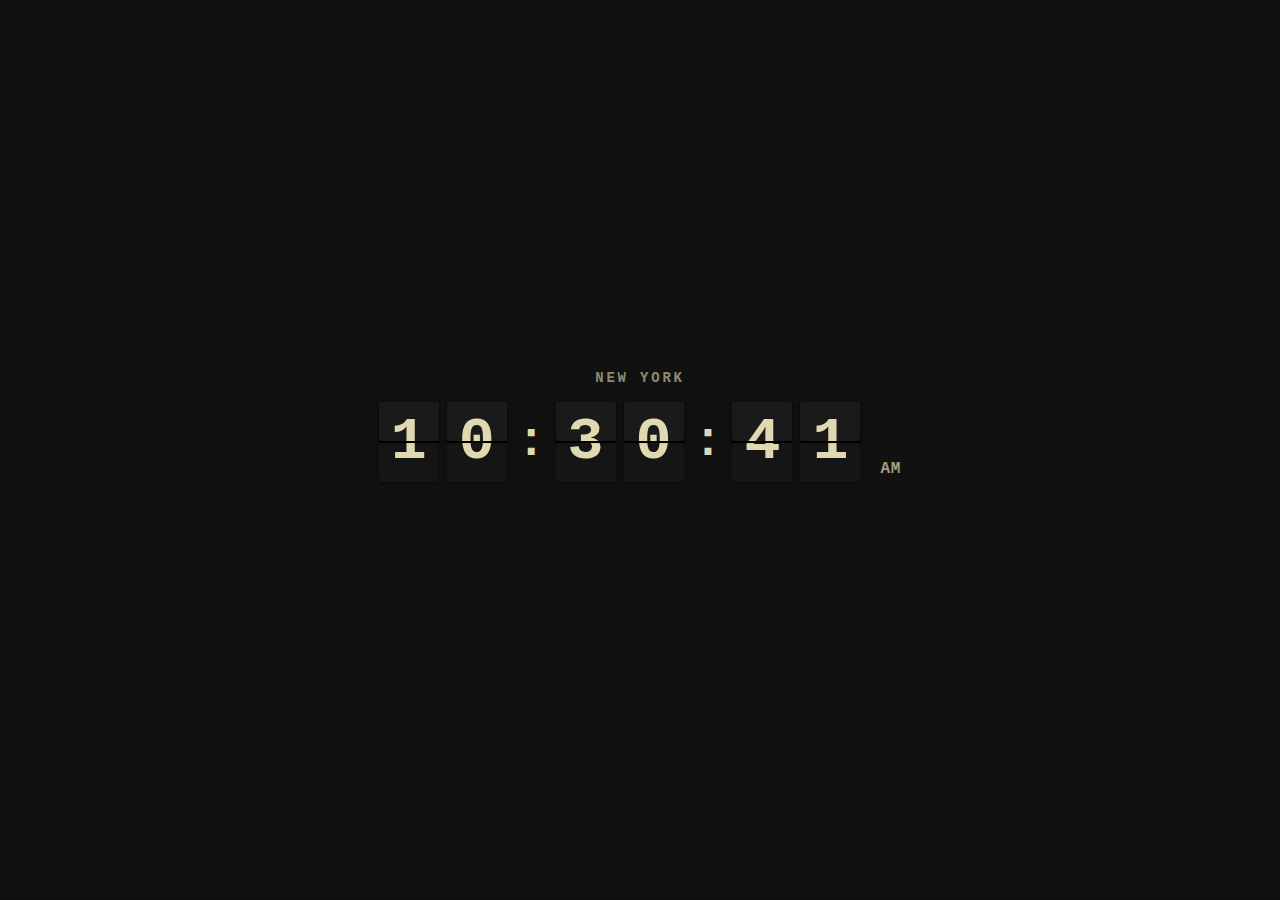
<file: index.html>
<!DOCTYPE html>
<html lang="en">
<head>
  <meta charset="UTF-8">
  <meta name="viewport" content="width=device-width, initial-scale=1.0">
  <title>Tock — Split-Flap Clock</title>
  <link rel="stylesheet" href="styles.css">
</head>
<body>
  <div class="clock-wall">
    <div class="clock" id="clock">
      <div class="city-label">NEW YORK</div>
      <div class="clock-digits"></div>
    </div>
    <div class="secondary-row" id="secondary-clocks"></div>
  </div>

  <script src="flap.js"></script>
</body>
</html>
</file>
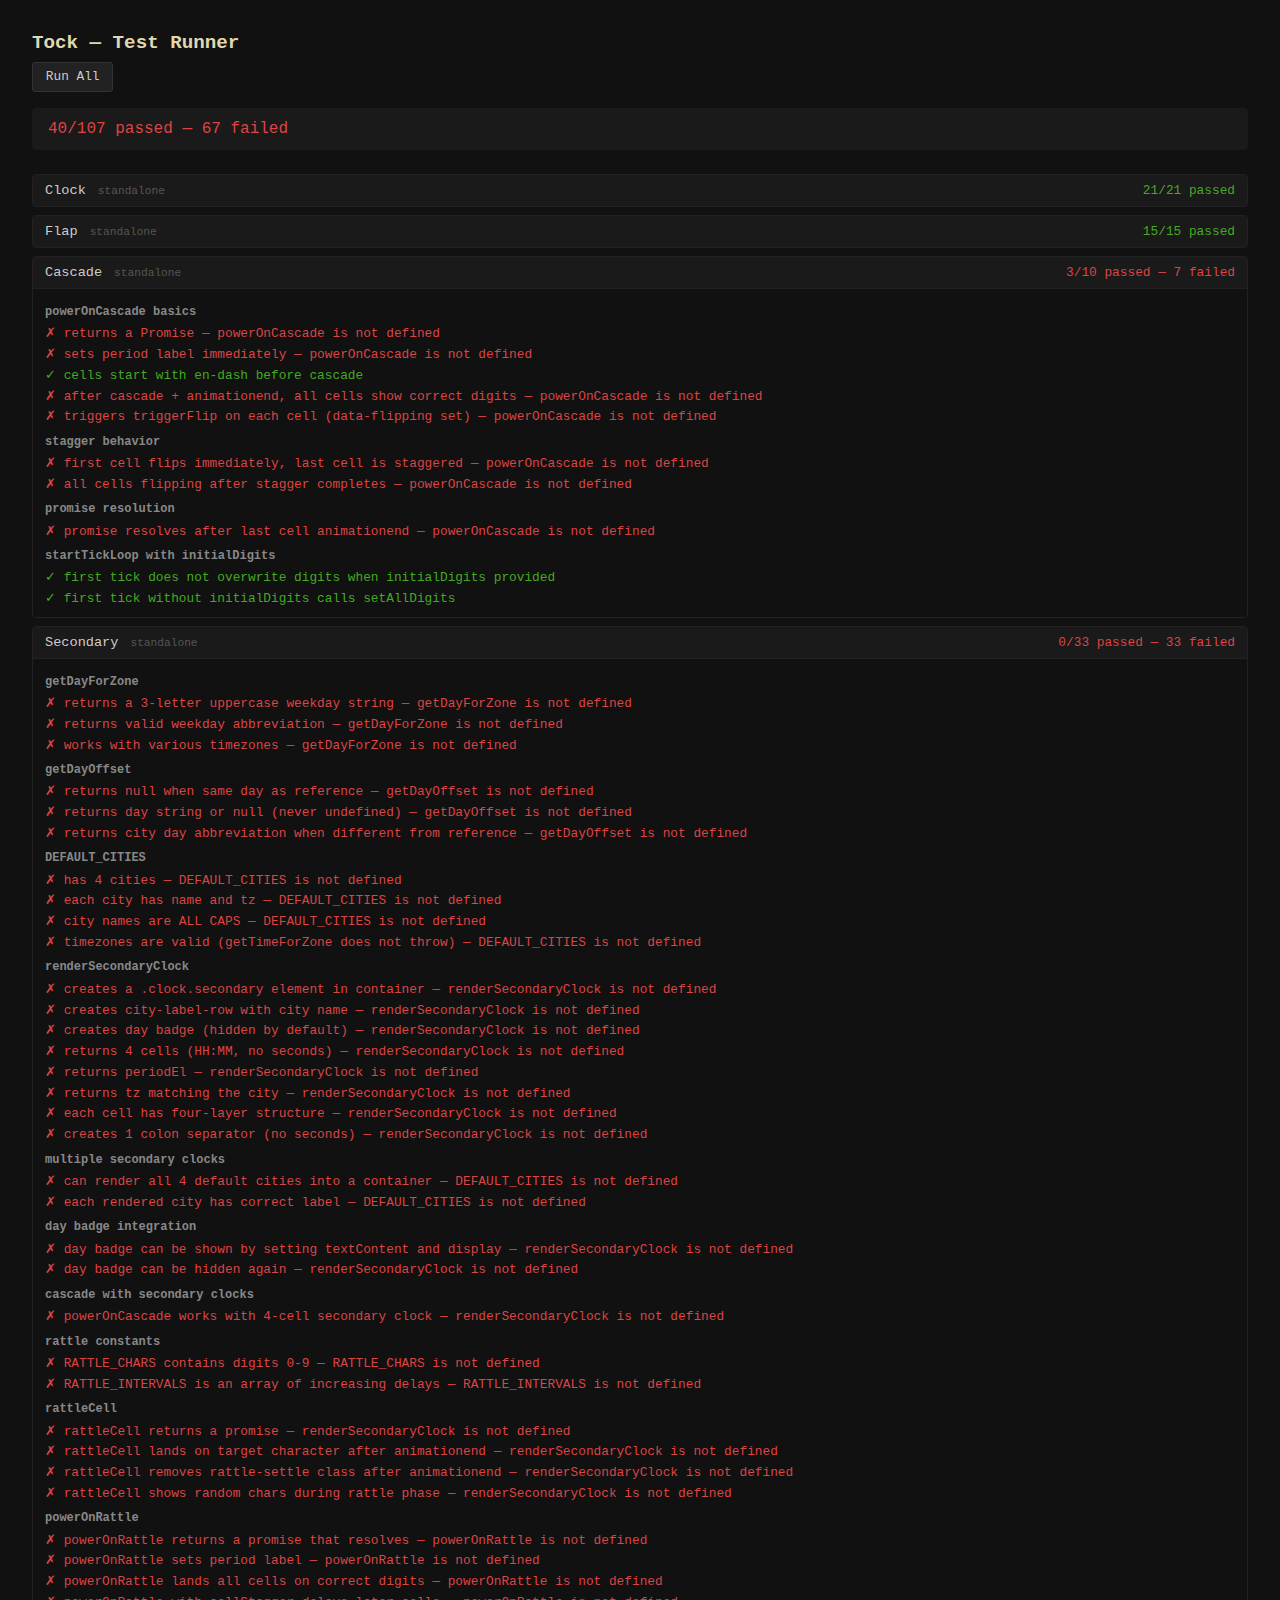
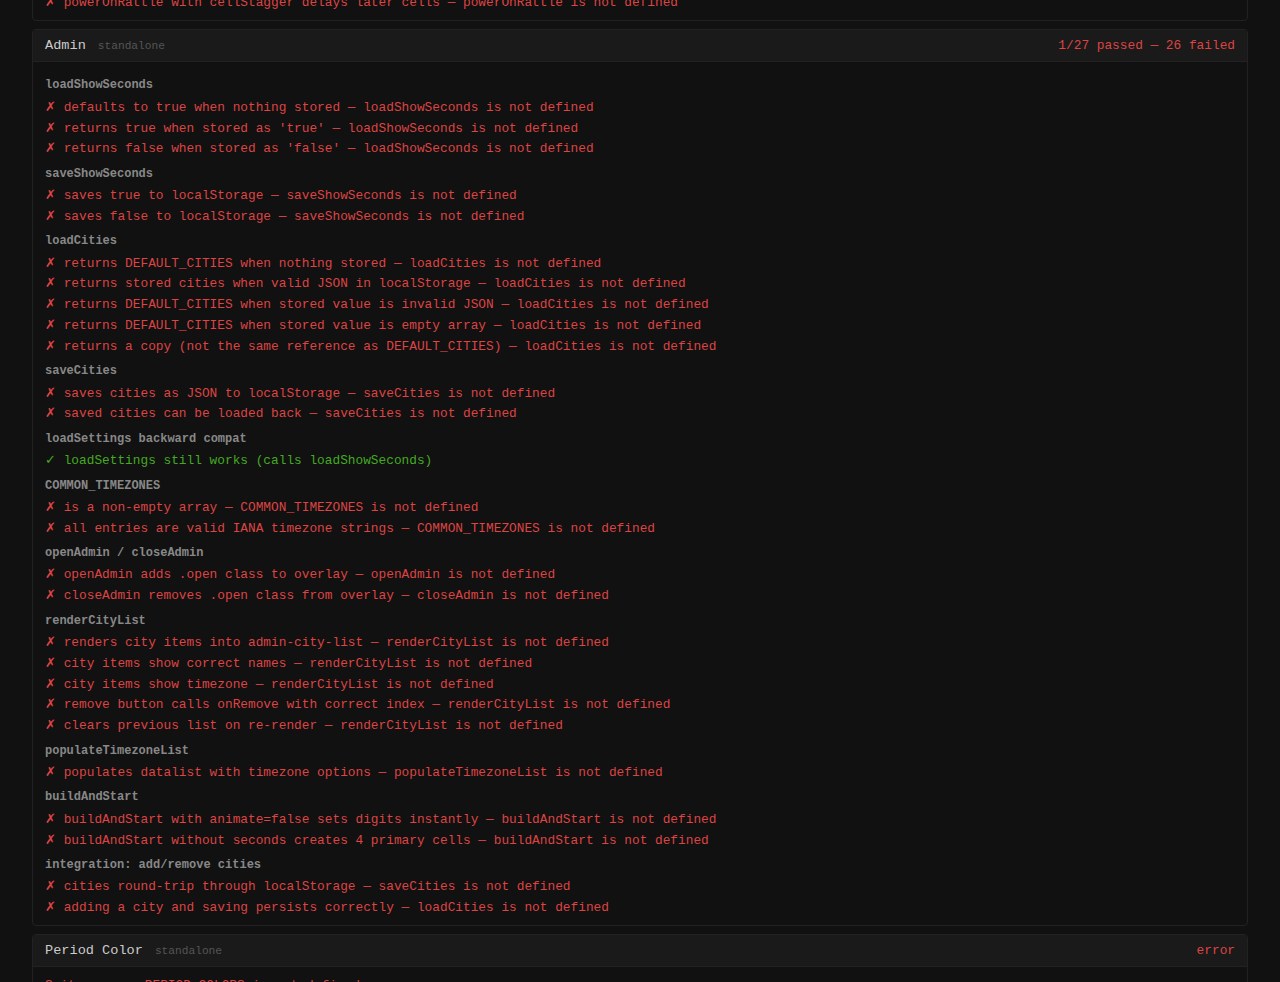
<file: tests/index.html>
<!DOCTYPE html>
<html lang="en">
<head>
  <meta charset="UTF-8">
  <title>Tock — Test Runner</title>
  <style>
    * { margin: 0; padding: 0; box-sizing: border-box; }
    body { background: #111; color: #ccc; font-family: "SF Mono", monospace; padding: 2rem; }
    h1 { font-size: 1.2rem; margin-bottom: 0.5rem; color: #e0d8b0; }

    #grand-summary {
      font-size: 1rem;
      margin-bottom: 1.5rem;
      padding: 0.75rem 1rem;
      border-radius: 4px;
      background: #1a1a1a;
    }
    #grand-summary.pass { color: #4a2; }
    #grand-summary.fail { color: #d44; }
    #grand-summary.running { color: #aa8; }
    #grand-summary.pending { color: #555; }

    .controls { margin-bottom: 1rem; }

    button {
      background: #222;
      color: #ccc;
      border: 1px solid #333;
      padding: 0.4rem 0.8rem;
      font-family: inherit;
      font-size: 0.8rem;
      cursor: pointer;
      border-radius: 3px;
    }
    button:hover { background: #333; }
    button:disabled { opacity: 0.4; cursor: default; }

    .suite {
      margin-bottom: 0.5rem;
      border: 1px solid #222;
      border-radius: 4px;
      overflow: hidden;
    }

    .suite-header {
      display: flex;
      justify-content: space-between;
      align-items: center;
      padding: 0.5rem 0.75rem;
      background: #1a1a1a;
      cursor: pointer;
      user-select: none;
    }
    .suite-header:hover { background: #222; }

    .suite-name { font-size: 0.85rem; }
    .suite-link {
      font-size: 0.7rem;
      color: #555;
      text-decoration: none;
      margin-left: 0.75rem;
    }
    .suite-link:hover { color: #888; }

    .suite-status { font-size: 0.8rem; }
    .suite-status.pass { color: #4a2; }
    .suite-status.fail { color: #d44; }
    .suite-status.running { color: #aa8; }
    .suite-status.pending { color: #444; }

    .suite-details {
      display: none;
      padding: 0.5rem 0.75rem;
      border-top: 1px solid #222;
      font-size: 0.8rem;
    }
    .suite-details.open { display: block; }
    .suite-details h2 { font-size: 0.75rem; margin-top: 0.5rem; margin-bottom: 0.25rem; color: #888; }
    .suite-details .pass { color: #4a2; }
    .suite-details .fail { color: #d44; }
    .suite-details .result { padding: 0.15rem 0; }
  </style>
</head>
<body>
  <h1>Tock — Test Runner</h1>
  <div class="controls">
    <button id="run-btn">Run All</button>
  </div>
  <div id="grand-summary" class="pending">ready</div>
  <div id="suites-container"></div>

  <script src="../flap.js"></script>

  <script>
    const SUITES = [
      { name: "Clock",        file: "clock-tests.html" },
      { name: "Flap",         file: "flap-tests.html" },
      { name: "Cascade",      file: "cascade-tests.html" },
      { name: "Secondary",    file: "secondary-tests.html" },
      { name: "Admin",        file: "admin-tests.html" },
      { name: "Period Color", file: "period-color-tests.html" },
    ];

    const suitesContainer = document.getElementById("suites-container");
    const grandSummary    = document.getElementById("grand-summary");
    const runBtn          = document.getElementById("run-btn");

    // ── Build suite rows ──
    for (const suite of SUITES) {
      const el = document.createElement("div");
      el.className = "suite";
      el.innerHTML =
        `<div class="suite-header" data-file="${suite.file}">` +
          `<span class="suite-name">${suite.name}` +
            `<a class="suite-link" href="${suite.file}" target="_blank">standalone</a>` +
          `</span>` +
          `<span class="suite-status pending" id="status-${suite.file}">pending</span>` +
        `</div>` +
        `<div class="suite-details" id="details-${suite.file}"></div>`;
      suitesContainer.appendChild(el);

      el.querySelector(".suite-header").addEventListener("click", (e) => {
        if (e.target.classList.contains("suite-link")) return;
        document.getElementById(`details-${suite.file}`).classList.toggle("open");
      });
    }

    // ── Run a single suite ──
    async function runSuite(suite) {
      const statusEl  = document.getElementById(`status-${suite.file}`);
      const detailsEl = document.getElementById(`details-${suite.file}`);

      statusEl.textContent = "running\u2026";
      statusEl.className   = "suite-status running";
      detailsEl.innerHTML  = "";
      detailsEl.classList.remove("open");

      const html = await fetch(suite.file).then(r => r.text());
      const doc  = new DOMParser().parseFromString(html, "text/html");

      // Clean previous temp nodes
      document.querySelectorAll("[data-runner-temp]").forEach(el => el.remove());

      // Inject fixture HTML
      const hiddenDiv = doc.querySelector('div[style*="display:none"]');
      if (hiddenDiv) {
        const wrapper = document.createElement("div");
        wrapper.setAttribute("data-runner-temp", "");
        wrapper.style.display = "none";
        wrapper.innerHTML = hiddenDiv.innerHTML;
        document.body.appendChild(wrapper);
      }

      // Provide #log and #summary elements the test code expects
      const logEl = document.createElement("div");
      logEl.id = "log";
      logEl.setAttribute("data-runner-temp", "");
      logEl.style.display = "none";
      document.body.appendChild(logEl);

      const summaryEl = document.createElement("div");
      summaryEl.id = "summary";
      summaryEl.setAttribute("data-runner-temp", "");
      summaryEl.style.display = "none";
      document.body.appendChild(summaryEl);

      // Gather inline script contents (skip <script src> tags like flap.js)
      const scripts = doc.querySelectorAll("script:not([src])");
      let code = "";
      for (const s of scripts) code += s.textContent + "\n";

      // Execute test code inside a function scope
      try {
        new Function(code)();
      } catch (e) {
        statusEl.textContent = "error";
        statusEl.className   = "suite-status fail";
        detailsEl.innerHTML  = `<div class="result fail">Suite error: ${e.message}</div>`;
        detailsEl.classList.add("open");
        cleanup();
        return { passed: 0, failed: 1, total: 1 };
      }

      // Wait for summary element to be populated (handles async tests)
      await new Promise(resolve => {
        const deadline = setTimeout(resolve, 15000);
        const poll = () => {
          if (summaryEl.textContent) { clearTimeout(deadline); resolve(); }
          else setTimeout(poll, 100);
        };
        setTimeout(poll, 50);
      });

      // Parse results
      const match  = summaryEl.textContent.match(/(\d+)\/(\d+) passed/);
      const passed = match ? parseInt(match[1]) : 0;
      const total  = match ? parseInt(match[2]) : 0;
      const failed = total - passed;

      // Copy individual results into the suite details panel
      detailsEl.innerHTML = logEl.innerHTML;

      statusEl.textContent = `${passed}/${total} passed` + (failed ? ` \u2014 ${failed} failed` : "");
      statusEl.className   = `suite-status ${failed ? "fail" : "pass"}`;

      if (failed) detailsEl.classList.add("open");

      cleanup();
      return { passed, failed, total };
    }

    function cleanup() {
      document.querySelectorAll("[data-runner-temp]").forEach(el => el.remove());
      if (typeof _tickInterval !== "undefined" && _tickInterval) {
        clearInterval(_tickInterval);
        _tickInterval = null;
      }
      localStorage.removeItem("tock-showSeconds");
      localStorage.removeItem("tock-cities");
    }

    // ── Run all suites sequentially ──
    async function runAll() {
      runBtn.disabled = true;
      grandSummary.textContent = "running\u2026";
      grandSummary.className   = "running";

      let totalPassed = 0, totalFailed = 0, totalTests = 0;

      for (const suite of SUITES) {
        const r = await runSuite(suite);
        totalPassed += r.passed;
        totalFailed += r.failed;
        totalTests  += r.total;
      }

      grandSummary.textContent = `${totalPassed}/${totalTests} passed` + (totalFailed ? ` \u2014 ${totalFailed} failed` : "");
      grandSummary.className   = totalFailed ? "fail" : "pass";
      runBtn.disabled = false;
    }

    runBtn.addEventListener("click", runAll);
    runAll();
  </script>
</body>
</html>
</file>
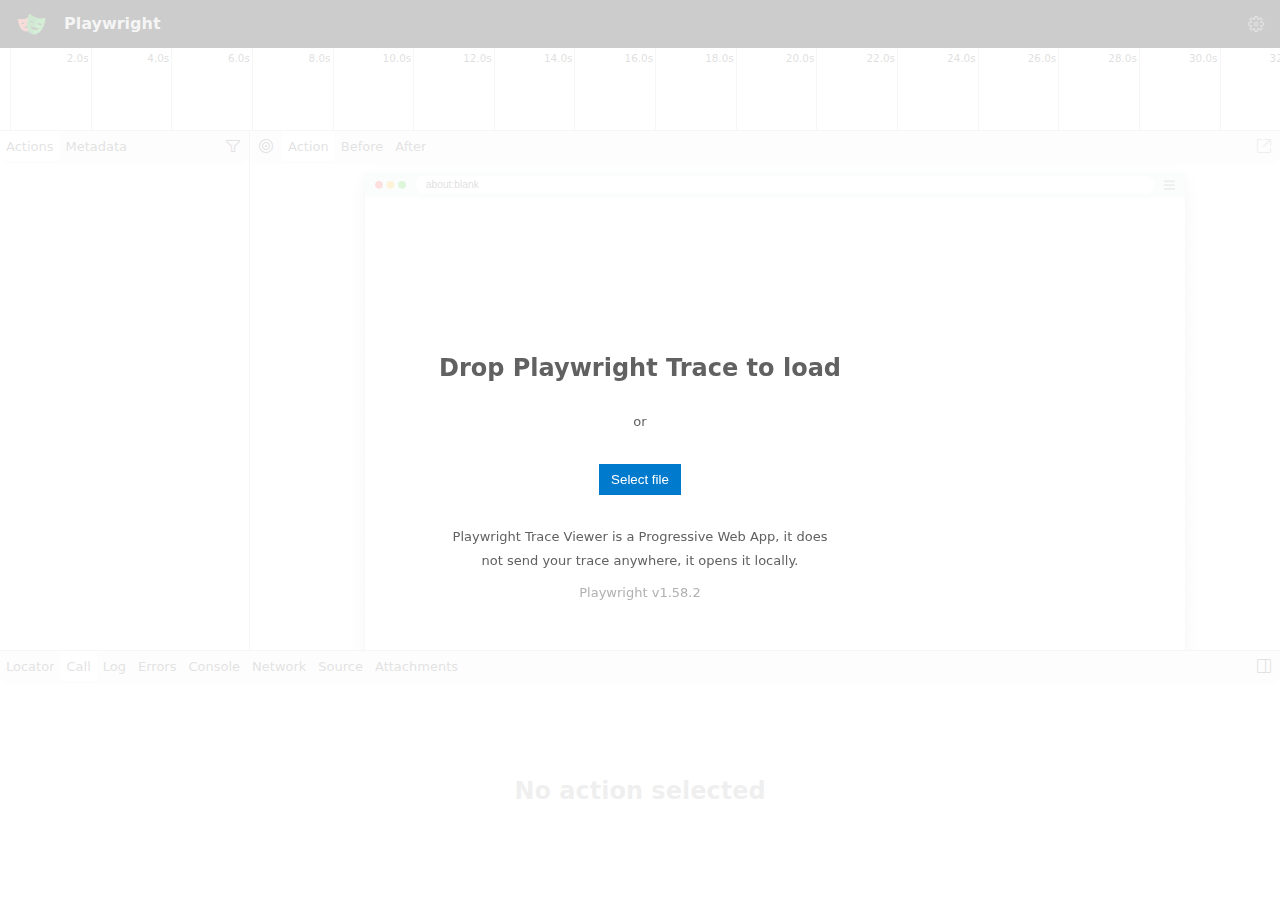
<file: node_modules/playwright-core/lib/vite/traceViewer/index.html>
<!DOCTYPE html>
<html lang="en" translate="no">
  <head>
    <meta charset="UTF-8">
    <meta name="viewport" content="width=device-width, initial-scale=1.0">
    <link rel="icon" href="./playwright-logo.svg" type="image/svg+xml">
    <link rel="manifest" href="./manifest.webmanifest">
    <title>Playwright Trace Viewer</title>
    <script type="module" crossorigin src="./index.BDwrLSGN.js"></script>
    <link rel="modulepreload" crossorigin href="./assets/defaultSettingsView-CJSZINFr.js">
    <link rel="stylesheet" crossorigin href="./defaultSettingsView.7ch9cixO.css">
    <link rel="stylesheet" crossorigin href="./index.BVu7tZDe.css">
  </head>
  <body>
    <div id="root"></div>
    <dialog id="fallback-error">
      <p>The Playwright Trace Viewer must be loaded over the <code>http://</code> or <code>https://</code> protocols.</p>
      <p>For more information, please see the <a href="https://aka.ms/playwright/trace-viewer-file-protocol">docs</a>.</p>
    </dialog>
    <script>
      if (!/^https?:/.test(window.location.protocol)) {
        const fallbackErrorDialog = document.getElementById('fallback-error');
        const isTraceViewerInsidePlaywrightReport = window.location.protocol === 'file:' && window.location.pathname.endsWith('/trace/index.html');
        // Best-effort to show the report path in the dialog.
        if (isTraceViewerInsidePlaywrightReport) {
          const reportPath = (() => {
            const base = decodeURIComponent(window.location.pathname).replace(/\/trace\/index\.html$/, '');
            if (navigator.platform === 'Win32')
              return base.replace(/^\//, '').replace(/\//g, '\\\\');
            return base;
          })();
          const reportLink = document.createElement('div');
          const command = `npx playwright show-report "${reportPath}"`;
          reportLink.innerHTML = `You can open the report via <code>${command}</code> from your Playwright project. <button type="button">Copy Command</button>`;
          fallbackErrorDialog.insertBefore(reportLink, fallbackErrorDialog.children[1]);
          reportLink.querySelector('button').addEventListener('click', () => navigator.clipboard.writeText(command));
        }
        fallbackErrorDialog.show();
      }
    </script>
  </body>
</html>
</file>
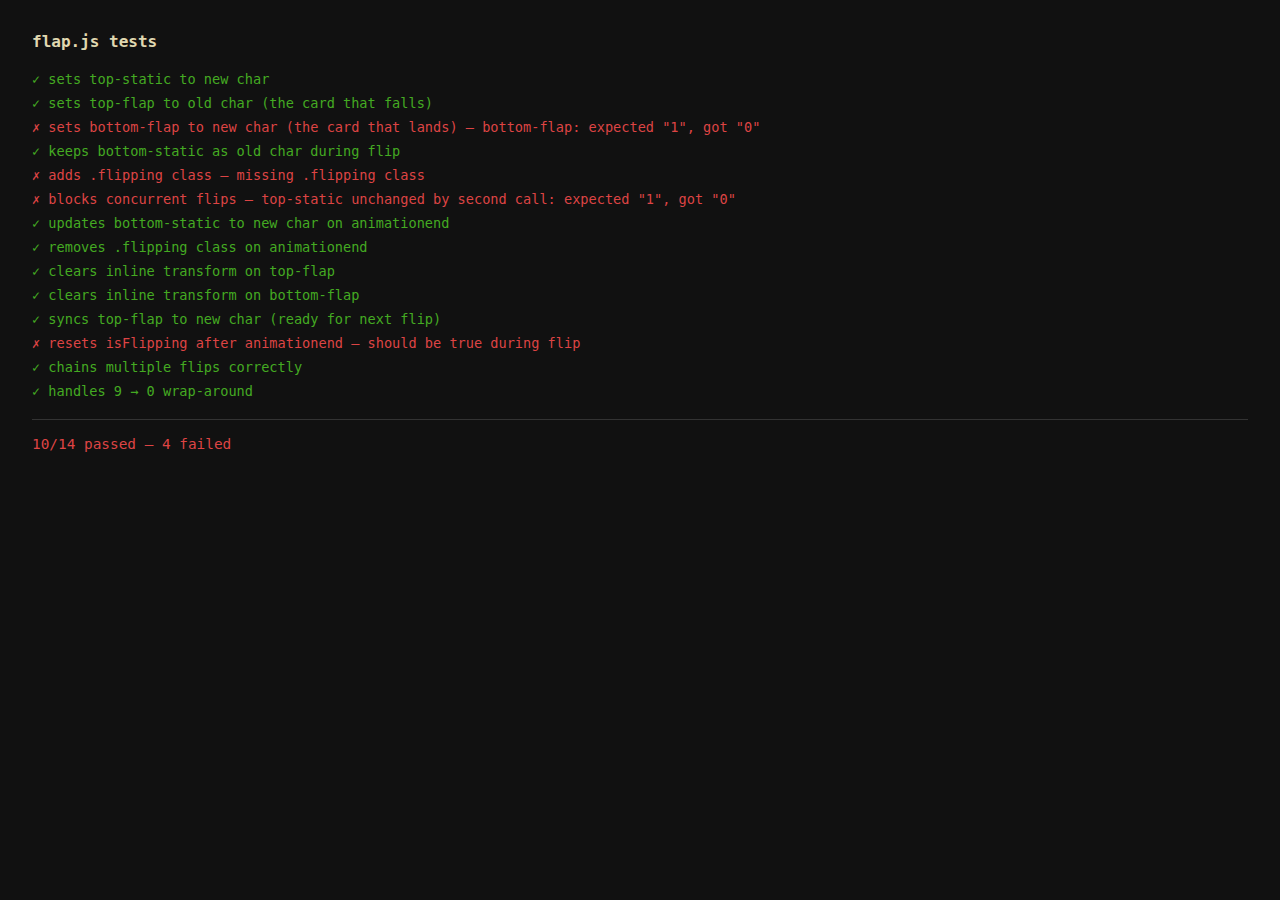
<file: test.html>
<!DOCTYPE html>
<html lang="en">
<head>
  <meta charset="UTF-8">
  <title>Tock — Tests</title>
  <style>
    * { margin: 0; padding: 0; box-sizing: border-box; }
    body { background: #111; color: #ccc; font-family: "SF Mono", monospace; padding: 2rem; }
    h1 { font-size: 1rem; margin-bottom: 1rem; color: #e0d8b0; }
    .pass { color: #4a2; }
    .fail { color: #d44; }
    .result { padding: 0.25rem 0; font-size: 0.85rem; }
    #summary { margin-top: 1rem; padding-top: 1rem; border-top: 1px solid #333; font-size: 0.9rem; }
  </style>
</head>
<body>
  <h1>flap.js tests</h1>
  <div id="log"></div>
  <div id="summary"></div>

  <!-- Hidden test fixture — same structure as index.html -->
  <div style="display:none">
    <div class="flap-cell" id="test-digit">
      <div class="half top-static"><span>0</span></div>
      <div class="half bottom-static"><span>0</span></div>
      <div class="flap top-flap"><span>0</span></div>
      <div class="flap bottom-flap"><span>0</span></div>
    </div>
  </div>

  <script>
    // ── Minimal test runner ──
    const log = document.getElementById("log");
    let passed = 0, failed = 0;

    function assert(condition, msg) {
      if (!condition) throw new Error(msg);
    }

    function assertEqual(actual, expected, msg) {
      if (actual !== expected) {
        throw new Error(`${msg}: expected "${expected}", got "${actual}"`);
      }
    }

    function test(name, fn) {
      try {
        fn();
        passed++;
        log.innerHTML += `<div class="result pass">✓ ${name}</div>`;
      } catch (e) {
        failed++;
        log.innerHTML += `<div class="result fail">✗ ${name} — ${e.message}</div>`;
      }
    }

    // ── Helpers ──
    const cell = document.getElementById("test-digit");

    function resetCell() {
      isFlipping = false;
      cell.classList.remove("flipping");
      cell.querySelector(".top-static span").textContent = "0";
      cell.querySelector(".bottom-static span").textContent = "0";
      cell.querySelector(".top-flap span").textContent = "0";
      cell.querySelector(".bottom-flap span").textContent = "0";
      cell.querySelector(".top-flap").style.transform = "";
      cell.querySelector(".bottom-flap").style.transform = "";
    }

    function fireAnimationEnd() {
      cell.querySelector(".bottom-flap").dispatchEvent(new Event("animationend"));
    }

    function layers() {
      return {
        topStatic:    cell.querySelector(".top-static span").textContent,
        bottomStatic: cell.querySelector(".bottom-static span").textContent,
        topFlap:      cell.querySelector(".top-flap span").textContent,
        bottomFlap:   cell.querySelector(".bottom-flap span").textContent,
      };
    }
  </script>

  <!-- Load the real flap.js (demo timer targets #digit which doesn't exist here) -->
  <script src="flap.js"></script>

  <script>
    // ── triggerFlip layer setup ──

    test("sets top-static to new char", () => {
      resetCell();
      triggerFlip(cell, "0", "1");
      assertEqual(layers().topStatic, "1", "top-static");
    });

    test("sets top-flap to old char (the card that falls)", () => {
      resetCell();
      triggerFlip(cell, "0", "1");
      assertEqual(layers().topFlap, "0", "top-flap");
    });

    test("sets bottom-flap to new char (the card that lands)", () => {
      resetCell();
      triggerFlip(cell, "0", "1");
      assertEqual(layers().bottomFlap, "1", "bottom-flap");
    });

    test("keeps bottom-static as old char during flip", () => {
      resetCell();
      triggerFlip(cell, "0", "1");
      assertEqual(layers().bottomStatic, "0", "bottom-static");
    });

    test("adds .flipping class", () => {
      resetCell();
      triggerFlip(cell, "0", "1");
      assert(cell.classList.contains("flipping"), "missing .flipping class");
    });

    // ── isFlipping guard ──

    test("blocks concurrent flips", () => {
      resetCell();
      triggerFlip(cell, "0", "1");
      triggerFlip(cell, "1", "2"); // should be ignored
      assertEqual(layers().topStatic, "1", "top-static unchanged by second call");
      assertEqual(layers().topFlap, "0", "top-flap unchanged by second call");
    });

    // ── animationend cleanup ──

    test("updates bottom-static to new char on animationend", () => {
      resetCell();
      triggerFlip(cell, "0", "1");
      fireAnimationEnd();
      assertEqual(layers().bottomStatic, "1", "bottom-static");
    });

    test("removes .flipping class on animationend", () => {
      resetCell();
      triggerFlip(cell, "0", "1");
      fireAnimationEnd();
      assert(!cell.classList.contains("flipping"), ".flipping should be removed");
    });

    test("clears inline transform on top-flap", () => {
      resetCell();
      triggerFlip(cell, "0", "1");
      cell.querySelector(".top-flap").style.transform = "rotateX(-90deg)";
      fireAnimationEnd();
      assertEqual(cell.querySelector(".top-flap").style.transform, "", "top-flap transform");
    });

    test("clears inline transform on bottom-flap", () => {
      resetCell();
      triggerFlip(cell, "0", "1");
      cell.querySelector(".bottom-flap").style.transform = "rotateX(0deg)";
      fireAnimationEnd();
      assertEqual(cell.querySelector(".bottom-flap").style.transform, "", "bottom-flap transform");
    });

    test("syncs top-flap to new char (ready for next flip)", () => {
      resetCell();
      triggerFlip(cell, "0", "1");
      fireAnimationEnd();
      assertEqual(layers().topFlap, "1", "top-flap");
    });

    test("resets isFlipping after animationend", () => {
      resetCell();
      triggerFlip(cell, "0", "1");
      assert(isFlipping === true, "should be true during flip");
      fireAnimationEnd();
      assert(isFlipping === false, "should be false after animationend");
    });

    // ── Sequential flips ──

    test("chains multiple flips correctly", () => {
      resetCell();
      triggerFlip(cell, "0", "1"); fireAnimationEnd();
      triggerFlip(cell, "1", "2"); fireAnimationEnd();
      triggerFlip(cell, "2", "3"); fireAnimationEnd();
      const l = layers();
      assertEqual(l.topStatic, "3", "topStatic");
      assertEqual(l.bottomStatic, "3", "bottomStatic");
      assertEqual(l.topFlap, "3", "topFlap");
    });

    test("handles 9 → 0 wrap-around", () => {
      resetCell();
      triggerFlip(cell, "9", "0"); fireAnimationEnd();
      assertEqual(layers().topStatic, "0", "topStatic");
      assertEqual(layers().bottomStatic, "0", "bottomStatic");
    });

    // ── Summary ──
    const total = passed + failed;
    const summary = document.getElementById("summary");
    summary.className = failed ? "fail" : "pass";
    summary.textContent = `${passed}/${total} passed` + (failed ? ` — ${failed} failed` : "");
  </script>
</body>
</html>
</file>
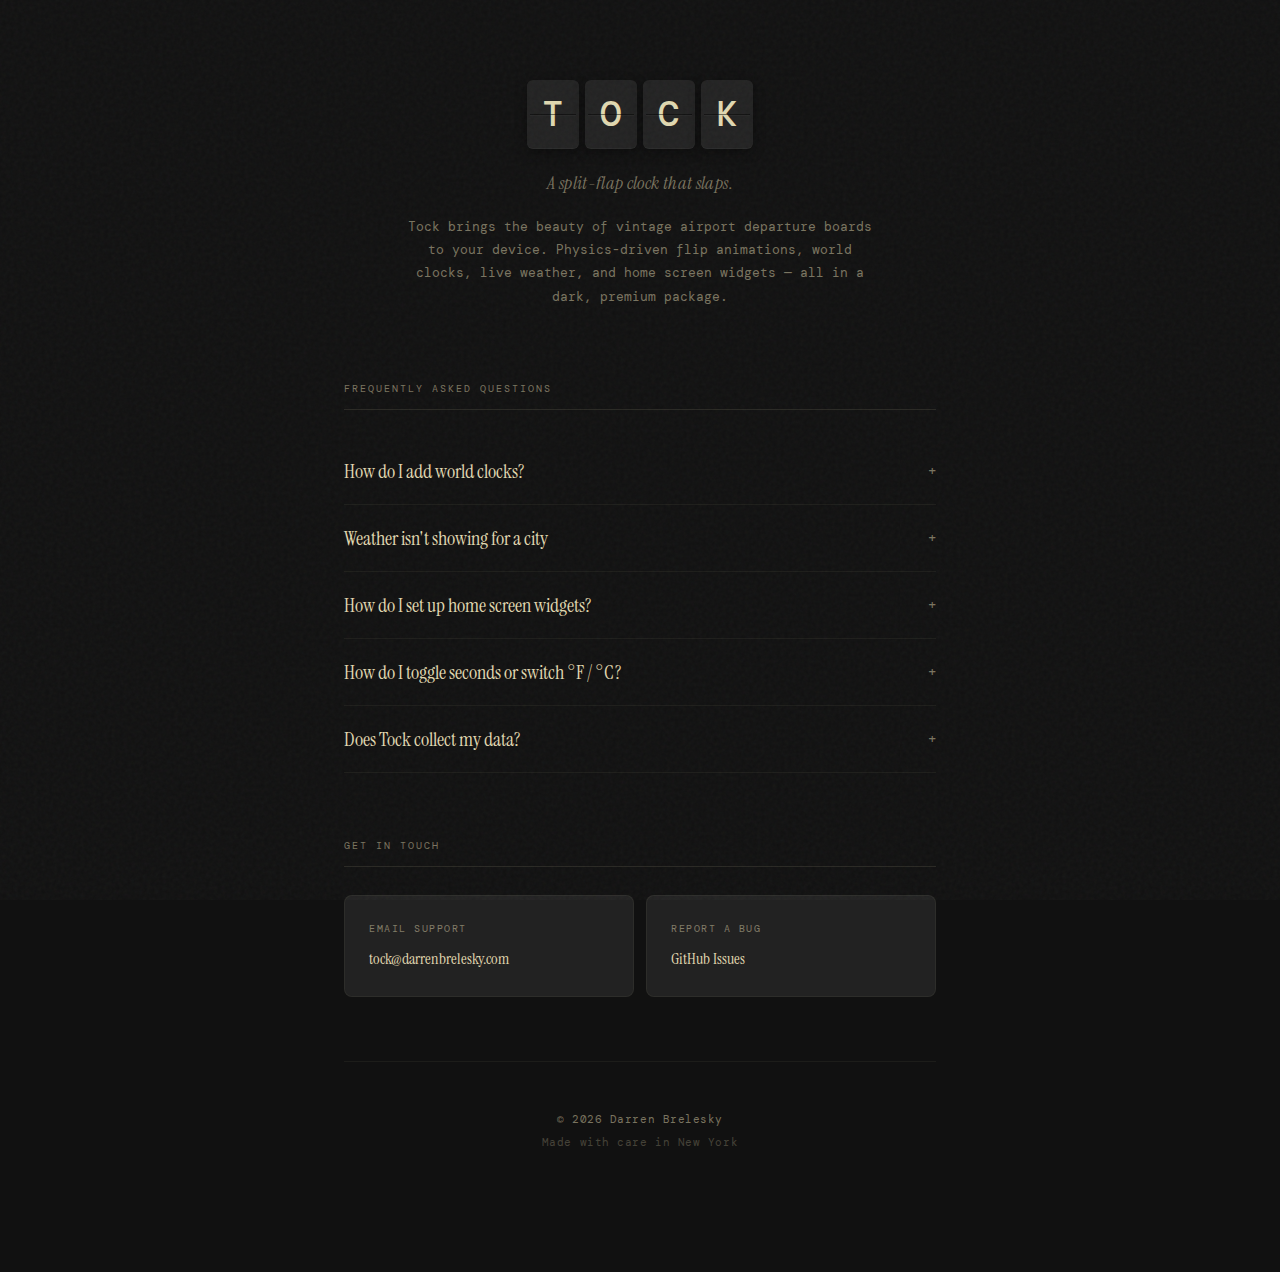
<file: docs/support.html>
<!DOCTYPE html>
<html lang="en">
<head>
<meta charset="UTF-8">
<meta name="viewport" content="width=device-width, initial-scale=1.0">
<title>Tock — Support</title>
<link rel="preconnect" href="https://fonts.googleapis.com">
<link href="https://fonts.googleapis.com/css2?family=DM+Mono:wght@400;500&family=Instrument+Serif:ital@0;1&display=swap" rel="stylesheet">
<style>
  *, *::before, *::after { margin: 0; padding: 0; box-sizing: border-box; }

  :root {
    --bg: #111111;
    --surface: #1a1a1a;
    --card: #222222;
    --divider: #2a2a2a;
    --cream: #e0d8b0;
    --cream-dim: rgba(224, 216, 176, 0.5);
    --cream-faint: rgba(224, 216, 176, 0.12);
    --cream-ghost: rgba(224, 216, 176, 0.06);
    --serif: 'Instrument Serif', Georgia, serif;
    --mono: 'DM Mono', 'SF Mono', monospace;
  }

  html { scroll-behavior: smooth; }

  body {
    background: var(--bg);
    color: var(--cream);
    font-family: var(--mono);
    font-size: 14px;
    line-height: 1.7;
    min-height: 100vh;
    -webkit-font-smoothing: antialiased;
  }

  /* ── Grain overlay ── */
  body::after {
    content: '';
    position: fixed;
    inset: 0;
    background-image: url("data:image/svg+xml,%3Csvg viewBox='0 0 256 256' xmlns='http://www.w3.org/2000/svg'%3E%3Cfilter id='n'%3E%3CfeTurbulence type='fractalNoise' baseFrequency='0.9' numOctaves='4' stitchTiles='stitch'/%3E%3C/filter%3E%3Crect width='100%25' height='100%25' filter='url(%23n)' opacity='0.04'/%3E%3C/svg%3E");
    pointer-events: none;
    z-index: 9999;
  }

  .container {
    max-width: 640px;
    margin: 0 auto;
    padding: 80px 24px 120px;
  }

  /* ── Header / Logo ── */
  .header {
    text-align: center;
    margin-bottom: 72px;
  }

  .logo-flaps {
    display: inline-flex;
    gap: 6px;
    margin-bottom: 20px;
  }

  .flap {
    width: 52px;
    height: 68px;
    background: var(--card);
    border-radius: 6px;
    display: flex;
    align-items: center;
    justify-content: center;
    font-family: var(--mono);
    font-size: 36px;
    font-weight: 500;
    color: var(--cream);
    position: relative;
    box-shadow:
      0 1px 0 var(--divider),
      0 4px 12px rgba(0,0,0,0.4);
    animation: flapIn 0.6s cubic-bezier(0.16, 1, 0.3, 1) both;
  }

  .flap:nth-child(1) { animation-delay: 0.05s; }
  .flap:nth-child(2) { animation-delay: 0.1s; }
  .flap:nth-child(3) { animation-delay: 0.15s; }
  .flap:nth-child(4) { animation-delay: 0.2s; }

  .flap::after {
    content: '';
    position: absolute;
    left: 3px;
    right: 3px;
    top: 50%;
    height: 1px;
    background: rgba(0,0,0,0.5);
    box-shadow: 0 1px 0 rgba(255,255,255,0.03);
  }

  @keyframes flapIn {
    from {
      opacity: 0;
      transform: rotateX(-80deg) translateY(-8px);
    }
    to {
      opacity: 1;
      transform: rotateX(0) translateY(0);
    }
  }

  .tagline {
    font-family: var(--serif);
    font-size: 18px;
    font-style: italic;
    color: var(--cream-dim);
    letter-spacing: 0.02em;
  }

  .description {
    margin-top: 16px;
    color: var(--cream-dim);
    font-size: 13px;
    line-height: 1.8;
    max-width: 480px;
    margin-left: auto;
    margin-right: auto;
  }

  /* ── Section titles ── */
  .section-label {
    font-family: var(--mono);
    font-size: 10px;
    text-transform: uppercase;
    letter-spacing: 0.2em;
    color: var(--cream-dim);
    margin-bottom: 28px;
    padding-bottom: 12px;
    border-bottom: 1px solid var(--cream-faint);
  }

  /* ── FAQ ── */
  .faq-section { margin-bottom: 64px; }

  .faq-item {
    border-bottom: 1px solid var(--cream-ghost);
    padding: 0;
  }

  .faq-question {
    width: 100%;
    background: none;
    border: none;
    color: var(--cream);
    font-family: var(--serif);
    font-size: 20px;
    text-align: left;
    padding: 20px 0;
    cursor: pointer;
    display: flex;
    justify-content: space-between;
    align-items: center;
    transition: color 0.2s;
  }

  .faq-question:hover { color: #f0e8c8; }

  .faq-arrow {
    font-family: var(--mono);
    font-size: 14px;
    color: var(--cream-dim);
    transition: transform 0.3s cubic-bezier(0.16, 1, 0.3, 1);
    flex-shrink: 0;
    margin-left: 16px;
  }

  .faq-item.open .faq-arrow { transform: rotate(45deg); }

  .faq-answer {
    max-height: 0;
    overflow: hidden;
    transition: max-height 0.4s cubic-bezier(0.16, 1, 0.3, 1),
                padding 0.4s cubic-bezier(0.16, 1, 0.3, 1);
    padding: 0 0 0 0;
  }

  .faq-item.open .faq-answer {
    max-height: 300px;
    padding: 0 0 24px 0;
  }

  .faq-answer p {
    color: var(--cream-dim);
    font-size: 13px;
    line-height: 1.8;
  }

  .faq-answer code {
    background: var(--cream-ghost);
    padding: 2px 6px;
    border-radius: 3px;
    font-family: var(--mono);
    font-size: 12px;
    color: var(--cream);
  }

  /* ── Contact ── */
  .contact-section { margin-bottom: 64px; }

  .contact-cards {
    display: grid;
    grid-template-columns: 1fr 1fr;
    gap: 12px;
  }

  @media (max-width: 480px) {
    .contact-cards { grid-template-columns: 1fr; }
  }

  .contact-card {
    background: var(--card);
    border-radius: 8px;
    padding: 24px;
    text-decoration: none;
    color: var(--cream);
    transition: transform 0.2s, box-shadow 0.2s;
    display: block;
    border: 1px solid var(--cream-ghost);
  }

  .contact-card:hover {
    transform: translateY(-2px);
    box-shadow: 0 8px 24px rgba(0,0,0,0.3);
    border-color: var(--cream-faint);
  }

  .contact-card-label {
    font-size: 10px;
    text-transform: uppercase;
    letter-spacing: 0.15em;
    color: var(--cream-dim);
    margin-bottom: 8px;
  }

  .contact-card-value {
    font-family: var(--serif);
    font-size: 16px;
  }

  /* ── Footer ── */
  .footer {
    text-align: center;
    padding-top: 48px;
    border-top: 1px solid var(--cream-ghost);
    color: var(--cream-dim);
    font-size: 11px;
    letter-spacing: 0.05em;
  }

  .footer span {
    display: block;
    margin-top: 4px;
    opacity: 0.5;
  }
</style>
</head>
<body>

<div class="container">

  <header class="header">
    <div class="logo-flaps">
      <div class="flap">T</div>
      <div class="flap">O</div>
      <div class="flap">C</div>
      <div class="flap">K</div>
    </div>
    <p class="tagline">A split-flap clock that slaps.</p>
    <p class="description">
      Tock brings the beauty of vintage airport departure boards to your device.
      Physics-driven flip animations, world clocks, live weather, and home screen widgets
      — all in a dark, premium package.
    </p>
  </header>

  <section class="faq-section">
    <div class="section-label">Frequently Asked Questions</div>

    <div class="faq-item">
      <button class="faq-question" aria-expanded="false">
        How do I add world clocks?
        <span class="faq-arrow">+</span>
      </button>
      <div class="faq-answer">
        <p>
          Tap the gear icon in the bottom-right corner to open Settings.
          Type a city name in the "Add a city" field and tap Add.
          Your new clock appears instantly with its timezone and weather.
          You can add as many cities as you like.
        </p>
      </div>
    </div>

    <div class="faq-item">
      <button class="faq-question" aria-expanded="false">
        Weather isn't showing for a city
        <span class="faq-arrow">+</span>
      </button>
      <div class="faq-answer">
        <p>
          Weather data comes from the Open-Meteo API and requires an internet connection.
          If a city's weather isn't appearing, check your connection and wait a moment — Tock
          refreshes weather every 30 minutes. Very small or uncommon city names may not be
          found by the geocoding service; try a nearby larger city instead.
        </p>
      </div>
    </div>

    <div class="faq-item">
      <button class="faq-question" aria-expanded="false">
        How do I set up home screen widgets?
        <span class="faq-arrow">+</span>
      </button>
      <div class="faq-answer">
        <p>
          Long-press on your home screen, tap the <code>+</code> button in the top corner,
          and search for "Tock." Choose between the small widget (time only) or the
          medium widget (time with seconds, city, and AM/PM). Place it wherever you like.
        </p>
      </div>
    </div>

    <div class="faq-item">
      <button class="faq-question" aria-expanded="false">
        How do I toggle seconds or switch °F / °C?
        <span class="faq-arrow">+</span>
      </button>
      <div class="faq-answer">
        <p>
          Open Settings via the gear icon. You'll find toggles for showing seconds on the
          clock and switching between Fahrenheit and Celsius for weather display.
        </p>
      </div>
    </div>

    <div class="faq-item">
      <button class="faq-question" aria-expanded="false">
        Does Tock collect my data?
        <span class="faq-arrow">+</span>
      </button>
      <div class="faq-answer">
        <p>
          No. Tock runs entirely on your device. The only network requests go to the
          Open-Meteo public weather API — no accounts, no tracking, no analytics.
          All your settings are stored locally.
        </p>
      </div>
    </div>

  </section>

  <section class="contact-section">
    <div class="section-label">Get in Touch</div>
    <div class="contact-cards">
      <a class="contact-card" href="mailto:tock@darrenbrelesky.com">
        <div class="contact-card-label">Email Support</div>
        <div class="contact-card-value">tock@darrenbrelesky.com</div>
      </a>
      <a class="contact-card" href="https://github.com/dbrelesky/Tock/issues" target="_blank" rel="noopener">
        <div class="contact-card-label">Report a Bug</div>
        <div class="contact-card-value">GitHub Issues</div>
      </a>
    </div>
  </section>

  <footer class="footer">
    &copy; 2026 Darren Brelesky
    <span>Made with care in New York</span>
  </footer>

</div>

<script>
  document.querySelectorAll('.faq-question').forEach(btn => {
    btn.addEventListener('click', () => {
      const item = btn.parentElement;
      const isOpen = item.classList.contains('open');

      // Close all
      document.querySelectorAll('.faq-item.open').forEach(i => {
        i.classList.remove('open');
        i.querySelector('.faq-question').setAttribute('aria-expanded', 'false');
      });

      // Open clicked (if it wasn't already open)
      if (!isOpen) {
        item.classList.add('open');
        btn.setAttribute('aria-expanded', 'true');
      }
    });
  });
</script>

</body>
</html>
</file>
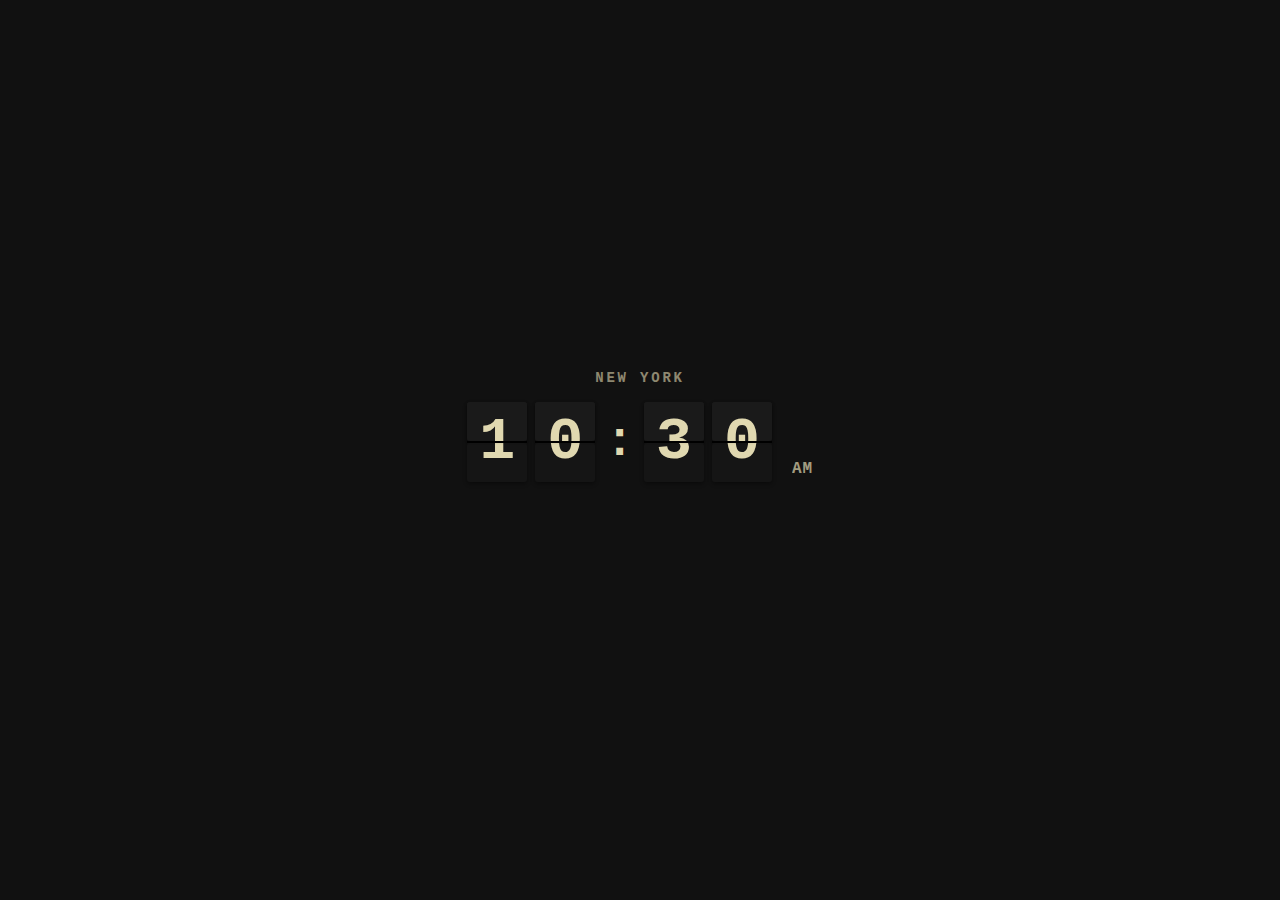
<file: marketing/capture_noseconds.html>
<!DOCTYPE html>
<html lang="en">
<head>
  <meta charset="UTF-8">
  <meta name="viewport" content="width=device-width, initial-scale=1.0">
  <title>Tock Capture — No Seconds</title>
  <link rel="stylesheet" href="../styles.css">
  <script>
    // Force no-seconds mode before app loads
    localStorage.setItem('tock-showSeconds', 'false');
    localStorage.setItem('tock-useCelsius', 'false');
    localStorage.setItem('tock-cities', JSON.stringify([
      { name: "Nashville", tz: "America/Chicago" },
      { name: "Los Angeles", tz: "America/Los_Angeles" },
      { name: "Auckland", tz: "Pacific/Auckland" },
      { name: "Tel Aviv", tz: "Asia/Jerusalem" }
    ]));
  </script>
</head>
<body>
  <div class="clock-wall">
    <div class="clock" id="clock">
      <div class="city-label-row" id="primary-label-row">
        <span class="city-label">NEW YORK</span>
      </div>
      <div class="clock-digits"></div>
    </div>
    <div class="secondary-row" id="secondary-clocks"></div>
  </div>
  <button class="admin-trigger" id="admin-trigger" aria-label="Settings" style="display:none;">
    <svg width="18" height="18" viewBox="0 0 24 24" fill="none" stroke="currentColor" stroke-width="2" stroke-linecap="round" stroke-linejoin="round">
      <circle cx="12" cy="12" r="3"/><path d="M19.4 15a1.65 1.65 0 0 0 .33 1.82l.06.06a2 2 0 0 1-2.83 2.83l-.06-.06a1.65 1.65 0 0 0-1.82-.33 1.65 1.65 0 0 0-1 1.51V21a2 2 0 0 1-4 0v-.09A1.65 1.65 0 0 0 9 19.4a1.65 1.65 0 0 0-1.82.33l-.06.06a2 2 0 0 1-2.83-2.83l.06-.06A1.65 1.65 0 0 0 4.68 15a1.65 1.65 0 0 0-1.51-1H3a2 2 0 0 1 0-4h.09A1.65 1.65 0 0 0 4.6 9a1.65 1.65 0 0 0-.33-1.82l-.06-.06a2 2 0 0 1 2.83-2.83l.06.06A1.65 1.65 0 0 0 9 4.68a1.65 1.65 0 0 0 1-1.51V3a2 2 0 0 1 4 0v.09a1.65 1.65 0 0 0 1 1.51 1.65 1.65 0 0 0 1.82-.33l.06-.06a2 2 0 0 1 2.83 2.83l-.06.06A1.65 1.65 0 0 0 19.4 9a1.65 1.65 0 0 0 1.51 1H21a2 2 0 0 1 0 4h-.09a1.65 1.65 0 0 0-1.51 1z"/>
    </svg>
  </button>
  <div class="admin-overlay" id="admin-overlay">
    <div class="admin-panel" id="admin-panel">
      <div class="admin-header">
        <span class="admin-title">SETTINGS</span>
        <button class="admin-close" id="admin-close" aria-label="Close">&times;</button>
      </div>
      <div class="admin-section">
        <label class="admin-toggle-row">
          <span class="admin-label">Show seconds</span>
          <input type="checkbox" id="toggle-seconds" class="admin-checkbox">
          <span class="admin-switch"></span>
        </label>
      </div>
      <div class="admin-section">
        <label class="admin-toggle-row">
          <span class="admin-label">Use Celsius</span>
          <input type="checkbox" id="toggle-celsius" class="admin-checkbox">
          <span class="admin-switch"></span>
        </label>
      </div>
      <div class="admin-section">
        <div class="admin-label">Cities</div>
        <div class="admin-city-list" id="admin-city-list"></div>
      </div>
      <div class="admin-section">
        <div class="admin-label">Add city</div>
        <div class="admin-add-row">
          <input type="text" id="add-city-name" class="admin-input" placeholder="City name" maxlength="20">
          <input type="text" id="add-city-tz" class="admin-input admin-input-tz" placeholder="Timezone" list="tz-list">
          <button class="admin-btn" id="add-city-btn">ADD</button>
        </div>
        <datalist id="tz-list"></datalist>
      </div>
    </div>
  </div>
  <script src="../flap.js"></script>
</body>
</html>
</file>
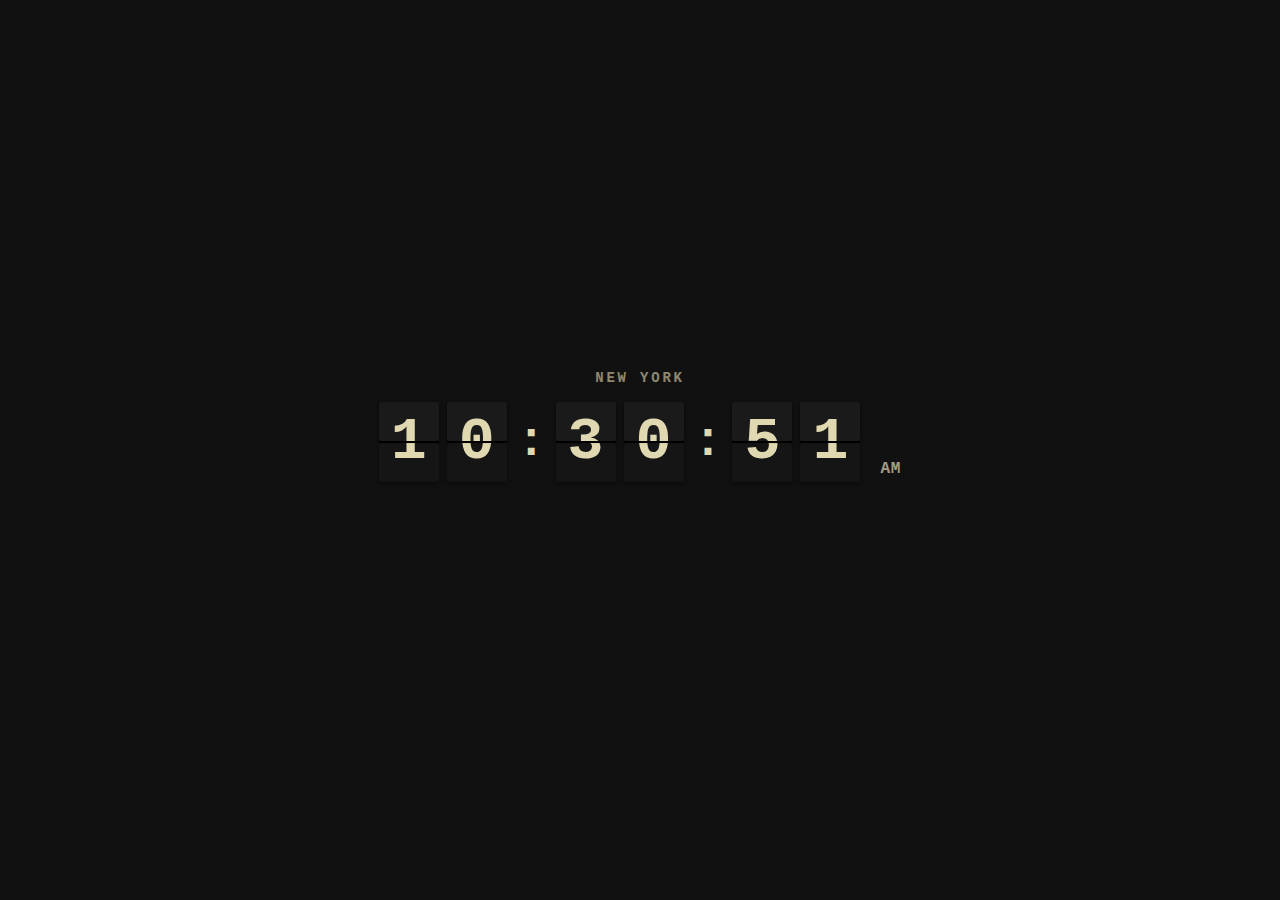
<file: marketing/capture_seconds.html>
<!DOCTYPE html>
<html lang="en">
<head>
  <meta charset="UTF-8">
  <meta name="viewport" content="width=device-width, initial-scale=1.0">
  <title>Tock Capture — With Seconds</title>
  <link rel="stylesheet" href="../styles.css">
  <script>
    localStorage.setItem('tock-showSeconds', 'true');
    localStorage.setItem('tock-useCelsius', 'false');
    localStorage.setItem('tock-cities', JSON.stringify([
      { name: "Nashville", tz: "America/Chicago" },
      { name: "Los Angeles", tz: "America/Los_Angeles" },
      { name: "Auckland", tz: "Pacific/Auckland" },
      { name: "Tel Aviv", tz: "Asia/Jerusalem" }
    ]));
  </script>
</head>
<body>
  <div class="clock-wall">
    <div class="clock" id="clock">
      <div class="city-label-row" id="primary-label-row">
        <span class="city-label">NEW YORK</span>
      </div>
      <div class="clock-digits"></div>
    </div>
    <div class="secondary-row" id="secondary-clocks"></div>
  </div>
  <button class="admin-trigger" id="admin-trigger" aria-label="Settings" style="display:none;">
    <svg width="18" height="18" viewBox="0 0 24 24" fill="none" stroke="currentColor" stroke-width="2"><circle cx="12" cy="12" r="3"/></svg>
  </button>
  <div class="admin-overlay" id="admin-overlay">
    <div class="admin-panel" id="admin-panel"></div>
  </div>
  <script src="../flap.js"></script>
</body>
</html>
</file>
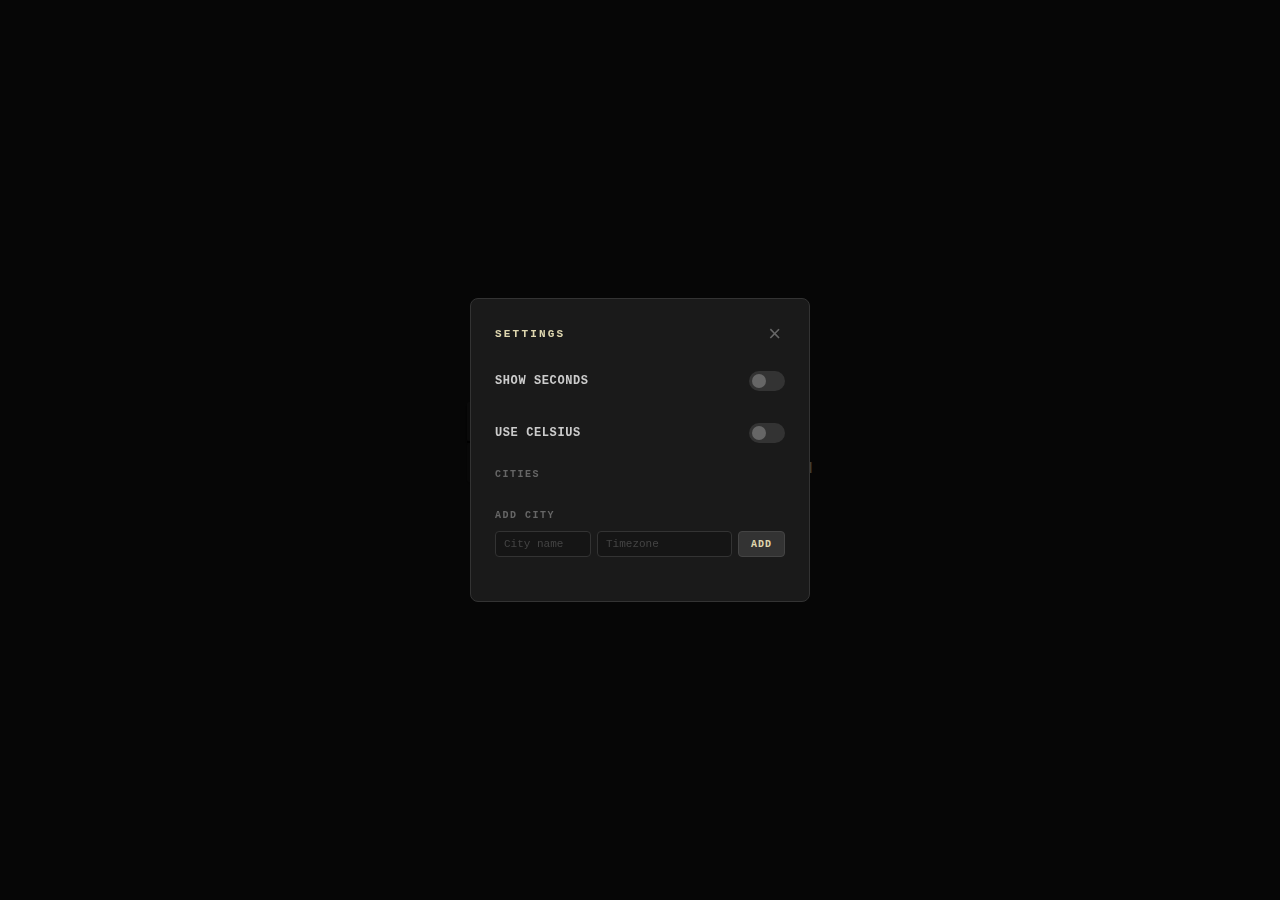
<file: marketing/capture_settings.html>
<!DOCTYPE html>
<html lang="en">
<head>
  <meta charset="UTF-8">
  <meta name="viewport" content="width=device-width, initial-scale=1.0">
  <title>Tock Capture — Settings Open</title>
  <link rel="stylesheet" href="../styles.css">
  <script>
    localStorage.setItem('tock-showSeconds', 'false');
    localStorage.setItem('tock-useCelsius', 'false');
    localStorage.setItem('tock-cities', JSON.stringify([
      { name: "Nashville", tz: "America/Chicago" },
      { name: "Los Angeles", tz: "America/Los_Angeles" },
      { name: "Auckland", tz: "Pacific/Auckland" },
      { name: "Tel Aviv", tz: "Asia/Jerusalem" }
    ]));
  </script>
</head>
<body>
  <div class="clock-wall">
    <div class="clock" id="clock">
      <div class="city-label-row" id="primary-label-row">
        <span class="city-label">NEW YORK</span>
      </div>
      <div class="clock-digits"></div>
    </div>
    <div class="secondary-row" id="secondary-clocks"></div>
  </div>
  <button class="admin-trigger" id="admin-trigger" aria-label="Settings" style="display:none;">
    <svg width="18" height="18" viewBox="0 0 24 24" fill="none" stroke="currentColor" stroke-width="2"><circle cx="12" cy="12" r="3"/></svg>
  </button>
  <!-- Admin panel forced open -->
  <div class="admin-overlay open" id="admin-overlay">
    <div class="admin-panel" id="admin-panel">
      <div class="admin-header">
        <span class="admin-title">SETTINGS</span>
        <button class="admin-close" id="admin-close" aria-label="Close">&times;</button>
      </div>
      <div class="admin-section">
        <label class="admin-toggle-row">
          <span class="admin-label">Show seconds</span>
          <input type="checkbox" id="toggle-seconds" class="admin-checkbox">
          <span class="admin-switch"></span>
        </label>
      </div>
      <div class="admin-section">
        <label class="admin-toggle-row">
          <span class="admin-label">Use Celsius</span>
          <input type="checkbox" id="toggle-celsius" class="admin-checkbox">
          <span class="admin-switch"></span>
        </label>
      </div>
      <div class="admin-section">
        <div class="admin-label">Cities</div>
        <div class="admin-city-list" id="admin-city-list"></div>
      </div>
      <div class="admin-section">
        <div class="admin-label">Add city</div>
        <div class="admin-add-row">
          <input type="text" id="add-city-name" class="admin-input" placeholder="City name" maxlength="20">
          <input type="text" id="add-city-tz" class="admin-input admin-input-tz" placeholder="Timezone" list="tz-list">
          <button class="admin-btn" id="add-city-btn">ADD</button>
        </div>
        <datalist id="tz-list"></datalist>
      </div>
    </div>
  </div>
  <script src="../flap.js"></script>
</body>
</html>
</file>
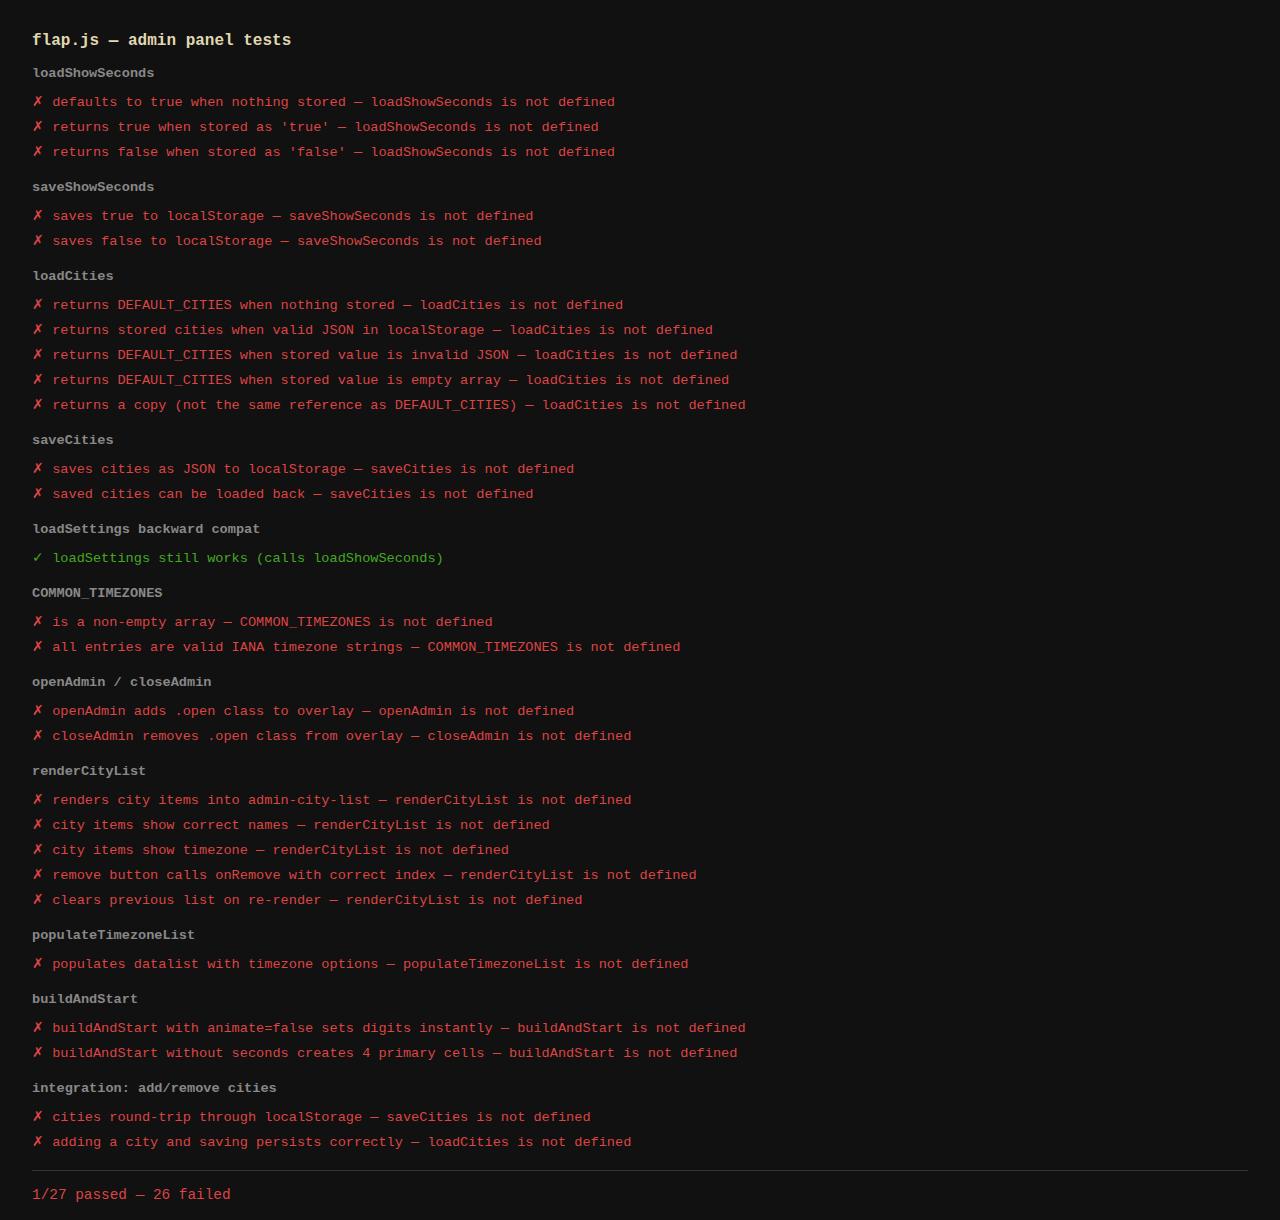
<file: tests/admin-tests.html>
<!DOCTYPE html>
<html lang="en">
<head>
  <meta charset="UTF-8">
  <title>Tock — Admin Panel Tests</title>
  <style>
    * { margin: 0; padding: 0; box-sizing: border-box; }
    body { background: #111; color: #ccc; font-family: "SF Mono", monospace; padding: 2rem; }
    h1 { font-size: 1rem; margin-bottom: 1rem; color: #e0d8b0; }
    h2 { font-size: 0.85rem; margin-top: 1rem; margin-bottom: 0.5rem; color: #888; }
    .pass { color: #4a2; }
    .fail { color: #d44; }
    .result { padding: 0.25rem 0; font-size: 0.85rem; }
    #summary { margin-top: 1rem; padding-top: 1rem; border-top: 1px solid #333; font-size: 0.9rem; }
  </style>
</head>
<body>
  <h1>flap.js — admin panel tests</h1>
  <div id="log"></div>
  <div id="summary"></div>

  <!-- Hidden test fixtures -->
  <div style="display:none">
    <div id="secondary-container"></div>
    <div class="clock" id="test-clock">
      <div class="clock-digits"></div>
    </div>
    <!-- Minimal admin panel fixture -->
    <div id="admin-overlay">
      <div id="admin-panel">
        <div id="admin-city-list"></div>
      </div>
    </div>
    <datalist id="tz-list"></datalist>
  </div>

  <script>
    // ── Minimal test runner ──
    const log = document.getElementById("log");
    let passed = 0, failed = 0, pending = 0;

    function assert(condition, msg) {
      if (!condition) throw new Error(msg);
    }

    function assertEqual(actual, expected, msg) {
      if (actual !== expected) {
        throw new Error(`${msg}: expected "${expected}", got "${actual}"`);
      }
    }

    function assertDeepEqual(actual, expected, msg) {
      const a = JSON.stringify(actual);
      const b = JSON.stringify(expected);
      if (a !== b) {
        throw new Error(`${msg}: expected ${b}, got ${a}`);
      }
    }

    function logResult(name, pass, errMsg) {
      if (pass) {
        passed++;
        log.innerHTML += `<div class="result pass">✓ ${name}</div>`;
      } else {
        failed++;
        log.innerHTML += `<div class="result fail">✗ ${name} — ${errMsg}</div>`;
      }
      pending--;
      if (pending === 0) showSummary();
    }

    function test(name, fn) {
      pending++;
      try {
        const result = fn();
        if (result && typeof result.then === "function") {
          result.then(() => logResult(name, true))
                .catch(e => logResult(name, false, e.message));
        } else {
          logResult(name, true);
        }
      } catch (e) {
        logResult(name, false, e.message);
      }
    }

    function section(name) {
      log.innerHTML += `<h2>${name}</h2>`;
    }

    function showSummary() {
      const total = passed + failed;
      const summary = document.getElementById("summary");
      summary.className = failed ? "fail" : "pass";
      summary.textContent = `${passed}/${total} passed` + (failed ? ` — ${failed} failed` : "");
    }

    // Clean localStorage before each test group
    function clearStorage() {
      localStorage.removeItem("tock-showSeconds");
      localStorage.removeItem("tock-cities");
    }
  </script>

  <!-- Load flap.js (init() exits early — no #clock element with correct structure) -->
  <script src="../flap.js"></script>

  <script>
    // ── loadShowSeconds ──
    section("loadShowSeconds");

    test("defaults to true when nothing stored", () => {
      clearStorage();
      assertEqual(loadShowSeconds(), true, "default");
    });

    test("returns true when stored as 'true'", () => {
      clearStorage();
      localStorage.setItem("tock-showSeconds", "true");
      assertEqual(loadShowSeconds(), true, "stored true");
    });

    test("returns false when stored as 'false'", () => {
      clearStorage();
      localStorage.setItem("tock-showSeconds", "false");
      assertEqual(loadShowSeconds(), false, "stored false");
    });

    // ── saveShowSeconds ──
    section("saveShowSeconds");

    test("saves true to localStorage", () => {
      clearStorage();
      saveShowSeconds(true);
      assertEqual(localStorage.getItem("tock-showSeconds"), "true", "saved true");
    });

    test("saves false to localStorage", () => {
      clearStorage();
      saveShowSeconds(false);
      assertEqual(localStorage.getItem("tock-showSeconds"), "false", "saved false");
    });

    // ── loadCities ──
    section("loadCities");

    test("returns DEFAULT_CITIES when nothing stored", () => {
      clearStorage();
      const cities = loadCities();
      assertEqual(cities.length, DEFAULT_CITIES.length, "city count");
      assertEqual(cities[0].name, DEFAULT_CITIES[0].name, "first city name");
    });

    test("returns stored cities when valid JSON in localStorage", () => {
      clearStorage();
      const custom = [{ name: "LONDON", tz: "Europe/London" }];
      localStorage.setItem("tock-cities", JSON.stringify(custom));
      const cities = loadCities();
      assertEqual(cities.length, 1, "city count");
      assertEqual(cities[0].name, "LONDON", "city name");
      assertEqual(cities[0].tz, "Europe/London", "city tz");
    });

    test("returns DEFAULT_CITIES when stored value is invalid JSON", () => {
      clearStorage();
      localStorage.setItem("tock-cities", "not json");
      const cities = loadCities();
      assertEqual(cities.length, DEFAULT_CITIES.length, "should fall back to defaults");
    });

    test("returns DEFAULT_CITIES when stored value is empty array", () => {
      clearStorage();
      localStorage.setItem("tock-cities", "[]");
      const cities = loadCities();
      assertEqual(cities.length, DEFAULT_CITIES.length, "should fall back to defaults for empty");
    });

    test("returns a copy (not the same reference as DEFAULT_CITIES)", () => {
      clearStorage();
      const cities = loadCities();
      assert(cities !== DEFAULT_CITIES, "should be a different reference");
    });

    // ── saveCities ──
    section("saveCities");

    test("saves cities as JSON to localStorage", () => {
      clearStorage();
      const cities = [{ name: "TOKYO", tz: "Asia/Tokyo" }];
      saveCities(cities);
      const stored = localStorage.getItem("tock-cities");
      assertDeepEqual(JSON.parse(stored), cities, "stored cities");
    });

    test("saved cities can be loaded back", () => {
      clearStorage();
      const cities = [
        { name: "PARIS", tz: "Europe/Paris" },
        { name: "BERLIN", tz: "Europe/Berlin" },
      ];
      saveCities(cities);
      const loaded = loadCities();
      assertEqual(loaded.length, 2, "city count");
      assertEqual(loaded[0].name, "PARIS", "first city");
      assertEqual(loaded[1].name, "BERLIN", "second city");
    });

    // ── loadSettings backward compat ──
    section("loadSettings backward compat");

    test("loadSettings still works (calls loadShowSeconds)", () => {
      clearStorage();
      assertEqual(loadSettings(), true, "should default to true");
      localStorage.setItem("tock-showSeconds", "false");
      assertEqual(loadSettings(), false, "should read false");
    });

    // ── COMMON_TIMEZONES ──
    section("COMMON_TIMEZONES");

    test("is a non-empty array", () => {
      assert(Array.isArray(COMMON_TIMEZONES), "should be array");
      assert(COMMON_TIMEZONES.length > 20, "should have many timezones");
    });

    test("all entries are valid IANA timezone strings", () => {
      for (const tz of COMMON_TIMEZONES) {
        try {
          Intl.DateTimeFormat(undefined, { timeZone: tz });
        } catch (e) {
          throw new Error(`"${tz}" is not a valid timezone`);
        }
      }
    });

    // ── openAdmin / closeAdmin ──
    section("openAdmin / closeAdmin");

    test("openAdmin adds .open class to overlay", () => {
      const overlay = document.getElementById("admin-overlay");
      overlay.classList.remove("open");
      openAdmin();
      assert(overlay.classList.contains("open"), "should have .open class");
      overlay.classList.remove("open"); // cleanup
    });

    test("closeAdmin removes .open class from overlay", () => {
      const overlay = document.getElementById("admin-overlay");
      overlay.classList.add("open");
      closeAdmin();
      assert(!overlay.classList.contains("open"), "should not have .open class");
    });

    // ── renderCityList ──
    section("renderCityList");

    test("renders city items into admin-city-list", () => {
      const cities = [
        { name: "TOKYO", tz: "Asia/Tokyo" },
        { name: "LONDON", tz: "Europe/London" },
      ];
      renderCityList(cities, () => {});
      const list = document.getElementById("admin-city-list");
      const items = list.querySelectorAll(".admin-city-item");
      assertEqual(items.length, 2, "item count");
    });

    test("city items show correct names", () => {
      const cities = [
        { name: "SYDNEY", tz: "Australia/Sydney" },
      ];
      renderCityList(cities, () => {});
      const list = document.getElementById("admin-city-list");
      const name = list.querySelector(".admin-city-name");
      assertEqual(name.textContent, "SYDNEY", "city name");
    });

    test("city items show timezone", () => {
      const cities = [{ name: "TOKYO", tz: "Asia/Tokyo" }];
      renderCityList(cities, () => {});
      const list = document.getElementById("admin-city-list");
      const tz = list.querySelector(".admin-city-tz");
      assertEqual(tz.textContent, "Asia/Tokyo", "timezone");
    });

    test("remove button calls onRemove with correct index", () => {
      const cities = [
        { name: "A", tz: "America/New_York" },
        { name: "B", tz: "Europe/London" },
      ];
      let removedIdx = -1;
      renderCityList(cities, (idx) => { removedIdx = idx; });
      const list = document.getElementById("admin-city-list");
      const removeBtns = list.querySelectorAll(".admin-city-remove");
      assertEqual(removeBtns.length, 2, "should have 2 remove buttons");
      removeBtns[1].click();
      assertEqual(removedIdx, 1, "should call onRemove with index 1");
    });

    test("clears previous list on re-render", () => {
      renderCityList([{ name: "A", tz: "America/New_York" }], () => {});
      renderCityList([{ name: "B", tz: "Europe/London" }], () => {});
      const list = document.getElementById("admin-city-list");
      const items = list.querySelectorAll(".admin-city-item");
      assertEqual(items.length, 1, "should only have 1 item after re-render");
      assertEqual(list.querySelector(".admin-city-name").textContent, "B", "should show new city");
    });

    // ── populateTimezoneList ──
    section("populateTimezoneList");

    test("populates datalist with timezone options", () => {
      const datalist = document.getElementById("tz-list");
      datalist.innerHTML = "";
      populateTimezoneList();
      const options = datalist.querySelectorAll("option");
      assertEqual(options.length, COMMON_TIMEZONES.length, "option count");
    });

    // ── buildAndStart (instant mode) ──
    section("buildAndStart");

    test("buildAndStart with animate=false sets digits instantly", () => {
      const clockEl = document.getElementById("test-clock");
      const container = document.getElementById("secondary-container");
      container.innerHTML = "";
      const cities = [{ name: "LONDON", tz: "Europe/London" }];

      buildAndStart(clockEl, container, true, cities, false);

      // Primary should have 6 cells (with seconds)
      const primaryCells = clockEl.querySelectorAll(".flap-cell");
      assertEqual(primaryCells.length, 6, "primary cell count");

      // Should have real digits (not en-dash)
      const firstDigit = primaryCells[0].querySelector(".top-static span").textContent;
      assert(firstDigit !== "\u2013", "should not be en-dash");

      // Secondary should have 1 clock
      const secondaryClocks = container.querySelectorAll(".clock.secondary");
      assertEqual(secondaryClocks.length, 1, "secondary clock count");

      // Clean up interval
      if (_tickInterval) {
        clearInterval(_tickInterval);
        _tickInterval = null;
      }
    });

    test("buildAndStart without seconds creates 4 primary cells", () => {
      const clockEl = document.getElementById("test-clock");
      const container = document.getElementById("secondary-container");
      container.innerHTML = "";

      buildAndStart(clockEl, container, false, [], false);

      const primaryCells = clockEl.querySelectorAll(".flap-cell");
      assertEqual(primaryCells.length, 4, "primary cell count without seconds");

      if (_tickInterval) {
        clearInterval(_tickInterval);
        _tickInterval = null;
      }
    });

    // ── Integration: add + remove cycle ──
    section("integration: add/remove cities");

    test("cities round-trip through localStorage", () => {
      clearStorage();
      const cities = [
        { name: "TOKYO", tz: "Asia/Tokyo" },
        { name: "LONDON", tz: "Europe/London" },
      ];
      saveCities(cities);

      // Remove one
      const loaded = loadCities();
      loaded.splice(0, 1); // remove Tokyo
      saveCities(loaded);

      const final = loadCities();
      assertEqual(final.length, 1, "should have 1 city");
      assertEqual(final[0].name, "LONDON", "remaining city");
    });

    test("adding a city and saving persists correctly", () => {
      clearStorage();
      const cities = loadCities(); // defaults
      cities.push({ name: "LONDON", tz: "Europe/London" });
      saveCities(cities);

      const loaded = loadCities();
      assertEqual(loaded.length, DEFAULT_CITIES.length + 1, "should have defaults + 1");
      assertEqual(loaded[loaded.length - 1].name, "LONDON", "last city should be London");
    });

    // Clean up
    clearStorage();
  </script>
</body>
</html>
</file>
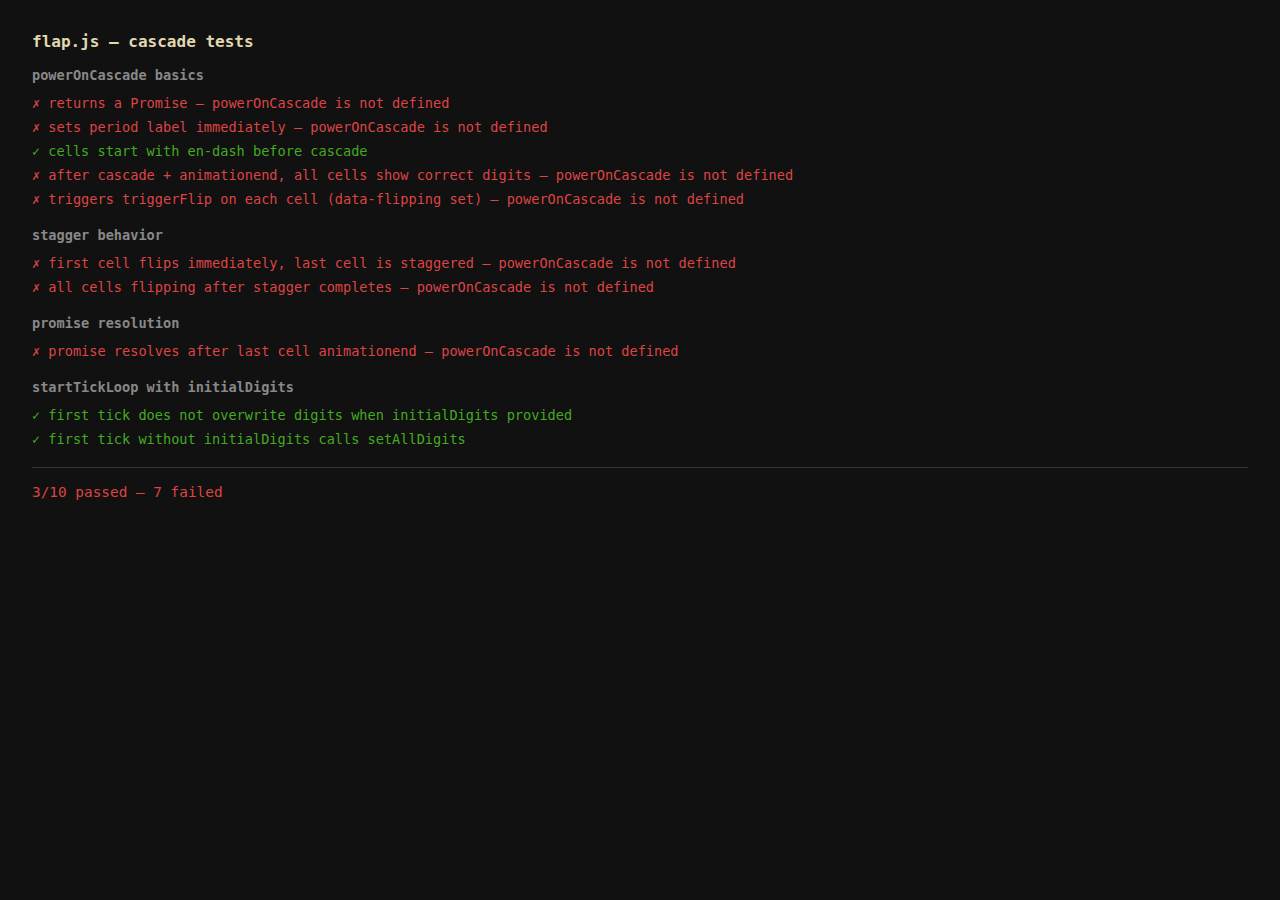
<file: tests/cascade-tests.html>
<!DOCTYPE html>
<html lang="en">
<head>
  <meta charset="UTF-8">
  <title>Tock — Cascade Tests</title>
  <style>
    * { margin: 0; padding: 0; box-sizing: border-box; }
    body { background: #111; color: #ccc; font-family: "SF Mono", monospace; padding: 2rem; }
    h1 { font-size: 1rem; margin-bottom: 1rem; color: #e0d8b0; }
    h2 { font-size: 0.85rem; margin-top: 1rem; margin-bottom: 0.5rem; color: #888; }
    .pass { color: #4a2; }
    .fail { color: #d44; }
    .result { padding: 0.25rem 0; font-size: 0.85rem; }
    #summary { margin-top: 1rem; padding-top: 1rem; border-top: 1px solid #333; font-size: 0.9rem; }
  </style>
</head>
<body>
  <h1>flap.js — cascade tests</h1>
  <div id="log"></div>
  <div id="summary"></div>

  <!-- Hidden test fixtures -->
  <div style="display:none">
    <div class="clock" id="test-clock">
      <div class="clock-digits"></div>
    </div>
    <div class="clock" id="test-clock-2">
      <div class="clock-digits"></div>
    </div>
  </div>

  <script>
    // ── Minimal test runner (supports async tests) ──
    const log = document.getElementById("log");
    let passed = 0, failed = 0, pending = 0;

    function assert(condition, msg) {
      if (!condition) throw new Error(msg);
    }

    function assertEqual(actual, expected, msg) {
      if (actual !== expected) {
        throw new Error(`${msg}: expected "${expected}", got "${actual}"`);
      }
    }

    function logResult(name, pass, errMsg) {
      if (pass) {
        passed++;
        log.innerHTML += `<div class="result pass">✓ ${name}</div>`;
      } else {
        failed++;
        log.innerHTML += `<div class="result fail">✗ ${name} — ${errMsg}</div>`;
      }
      pending--;
      if (pending === 0) showSummary();
    }

    function test(name, fn) {
      pending++;
      try {
        const result = fn();
        if (result && typeof result.then === "function") {
          // Async test
          result.then(() => logResult(name, true))
                .catch(e => logResult(name, false, e.message));
        } else {
          logResult(name, true);
        }
      } catch (e) {
        logResult(name, false, e.message);
      }
    }

    function section(name) {
      log.innerHTML += `<h2>${name}</h2>`;
    }

    function showSummary() {
      const total = passed + failed;
      const summary = document.getElementById("summary");
      summary.className = failed ? "fail" : "pass";
      summary.textContent = `${passed}/${total} passed` + (failed ? ` — ${failed} failed` : "");
    }

    // ── Helpers ──
    function freshClock(id, showSeconds) {
      const clockEl = document.getElementById(id);
      return renderClock(clockEl, showSeconds);
    }

    function fireAnimationEndOnAll(cells) {
      for (const cell of cells) {
        cell.querySelector(".bottom-flap").dispatchEvent(new Event("animationend"));
      }
    }

    function delay(ms) {
      return new Promise(resolve => setTimeout(resolve, ms));
    }
  </script>

  <!-- Load flap.js (init() exits early — no #clock element) -->
  <script src="../flap.js"></script>

  <script>
    const testDigits = ["1", "2", "3", "0", "4", "5"];
    const testPeriod = "PM";

    // ── powerOnCascade basics ──
    section("powerOnCascade basics");

    test("returns a Promise", () => {
      const { cells, periodEl } = freshClock("test-clock", true);
      const result = powerOnCascade(cells, periodEl, testDigits, testPeriod, 0);
      assert(result && typeof result.then === "function", "should return a Promise");
      // Wait for setTimeout(fn, 0) callbacks to fire before dispatching animationend
      return delay(0).then(() => {
        fireAnimationEndOnAll(cells);
        return result;
      });
    });

    test("sets period label immediately", () => {
      const { cells, periodEl } = freshClock("test-clock", true);
      const p = powerOnCascade(cells, periodEl, testDigits, "AM", 0);
      assertEqual(periodEl.textContent, "AM", "period label");
      // Wait for setTimeout(fn, 0) callbacks before cleanup
      return delay(0).then(() => {
        fireAnimationEndOnAll(cells);
        return p;
      });
    });

    test("cells start with en-dash before cascade", () => {
      const { cells } = freshClock("test-clock", true);
      for (let i = 0; i < cells.length; i++) {
        assertEqual(cells[i].querySelector(".top-static span").textContent, "\u2013", `cell[${i}]`);
      }
    });

    test("after cascade + animationend, all cells show correct digits", () => {
      const { cells, periodEl } = freshClock("test-clock", true);
      // staggerMs=0 so all fire after setTimeout(fn, 0)
      const p = powerOnCascade(cells, periodEl, testDigits, testPeriod, 0);
      return delay(0).then(() => {
        fireAnimationEndOnAll(cells);
        return p;
      }).then(() => {
        for (let i = 0; i < cells.length; i++) {
          assertEqual(
            cells[i].querySelector(".top-static span").textContent,
            testDigits[i],
            `cell[${i}] top-static`
          );
          assertEqual(
            cells[i].querySelector(".bottom-static span").textContent,
            testDigits[i],
            `cell[${i}] bottom-static`
          );
        }
      });
    });

    test("triggers triggerFlip on each cell (data-flipping set)", () => {
      const { cells, periodEl } = freshClock("test-clock", true);
      const p = powerOnCascade(cells, periodEl, testDigits, testPeriod, 0);
      // Wait for setTimeout(fn, 0) callbacks so triggerFlip has been called
      return delay(0).then(() => {
        for (let i = 0; i < cells.length; i++) {
          assertEqual(cells[i].dataset.flipping, "true", `cell[${i}] data-flipping`);
        }
        fireAnimationEndOnAll(cells);
        return p;
      });
    });

    // ── Stagger behavior ──
    section("stagger behavior");

    test("first cell flips immediately, last cell is staggered", () => {
      const { cells, periodEl } = freshClock("test-clock", true);
      const p = powerOnCascade(cells, periodEl, testDigits, testPeriod, 50);

      // Wait for setTimeout(fn, 0) so the first cell's callback fires
      return delay(0).then(() => {
        // First cell should be flipping (setTimeout 0*50 = 0)
        assertEqual(cells[0].dataset.flipping, "true", "first cell flipping");

        // Last cell should NOT be flipping yet (setTimeout 250ms for 6 cells)
        assert(cells[5].dataset.flipping !== "true", "last cell should not be flipping yet");

        // Wait for all stagger timeouts then fire animationend
        return delay(300);
      }).then(() => {
        fireAnimationEndOnAll(cells);
        return p;
      });
    });

    test("all cells flipping after stagger completes", () => {
      const { cells, periodEl } = freshClock("test-clock", true);
      powerOnCascade(cells, periodEl, testDigits, testPeriod, 20);

      // Wait for all staggers to fire (6 * 20ms = 120ms, add buffer)
      return delay(200).then(() => {
        for (let i = 0; i < cells.length; i++) {
          // Cell should be flipping or already finished
          assert(
            cells[i].dataset.flipping === "true" || cells[i].querySelector(".top-static span").textContent === testDigits[i],
            `cell[${i}] should have been triggered`
          );
        }
        fireAnimationEndOnAll(cells);
      });
    });

    // ── Promise resolution ──
    section("promise resolution");

    test("promise resolves after last cell animationend", () => {
      const { cells, periodEl } = freshClock("test-clock", true);
      let resolved = false;

      const p = powerOnCascade(cells, periodEl, testDigits, testPeriod, 0);
      p.then(() => { resolved = true; });

      // Wait for setTimeout(fn, 0) callbacks so triggerFlip has attached listeners
      return delay(0).then(() => {
        // Fire animationend on all cells except the last
        for (let i = 0; i < cells.length - 1; i++) {
          cells[i].querySelector(".bottom-flap").dispatchEvent(new Event("animationend"));
        }

        return delay(0);
      }).then(() => {
        assert(!resolved, "should not resolve before last cell animationend");

        // Now fire last cell
        cells[cells.length - 1].querySelector(".bottom-flap").dispatchEvent(new Event("animationend"));

        return delay(0);
      }).then(() => {
        assert(resolved, "should resolve after last cell animationend");
      });
    });

    // ── startTickLoop with initialDigits ──
    section("startTickLoop with initialDigits");

    test("first tick does not overwrite digits when initialDigits provided", () => {
      const { cells, periodEl } = freshClock("test-clock-2", true);
      // Pre-set cells to known values (simulating cascade already ran)
      setAllDigits(cells, testDigits);
      periodEl.textContent = testPeriod;

      // Start tick loop with initialDigits
      startTickLoop(cells, periodEl, "America/New_York", true, testDigits);

      // Cells should still show the test digits (not overwritten by setAllDigits)
      // Since time may have changed by 1 second, just verify no instant overwrite happened
      // by checking that cells aren't showing en-dash
      for (let i = 0; i < cells.length; i++) {
        assert(
          cells[i].querySelector(".top-static span").textContent !== "\u2013",
          `cell[${i}] should not be reset to en-dash`
        );
      }
    });

    test("first tick without initialDigits calls setAllDigits", () => {
      const { cells, periodEl } = freshClock("test-clock-2", true);
      // Cells start as en-dash from renderClock

      startTickLoop(cells, periodEl, "America/New_York", true);

      // First tick should have set real digits (not en-dash)
      for (let i = 0; i < cells.length; i++) {
        assert(
          cells[i].querySelector(".top-static span").textContent !== "\u2013",
          `cell[${i}] should show real digit, not en-dash`
        );
      }
    });
  </script>
</body>
</html>
</file>
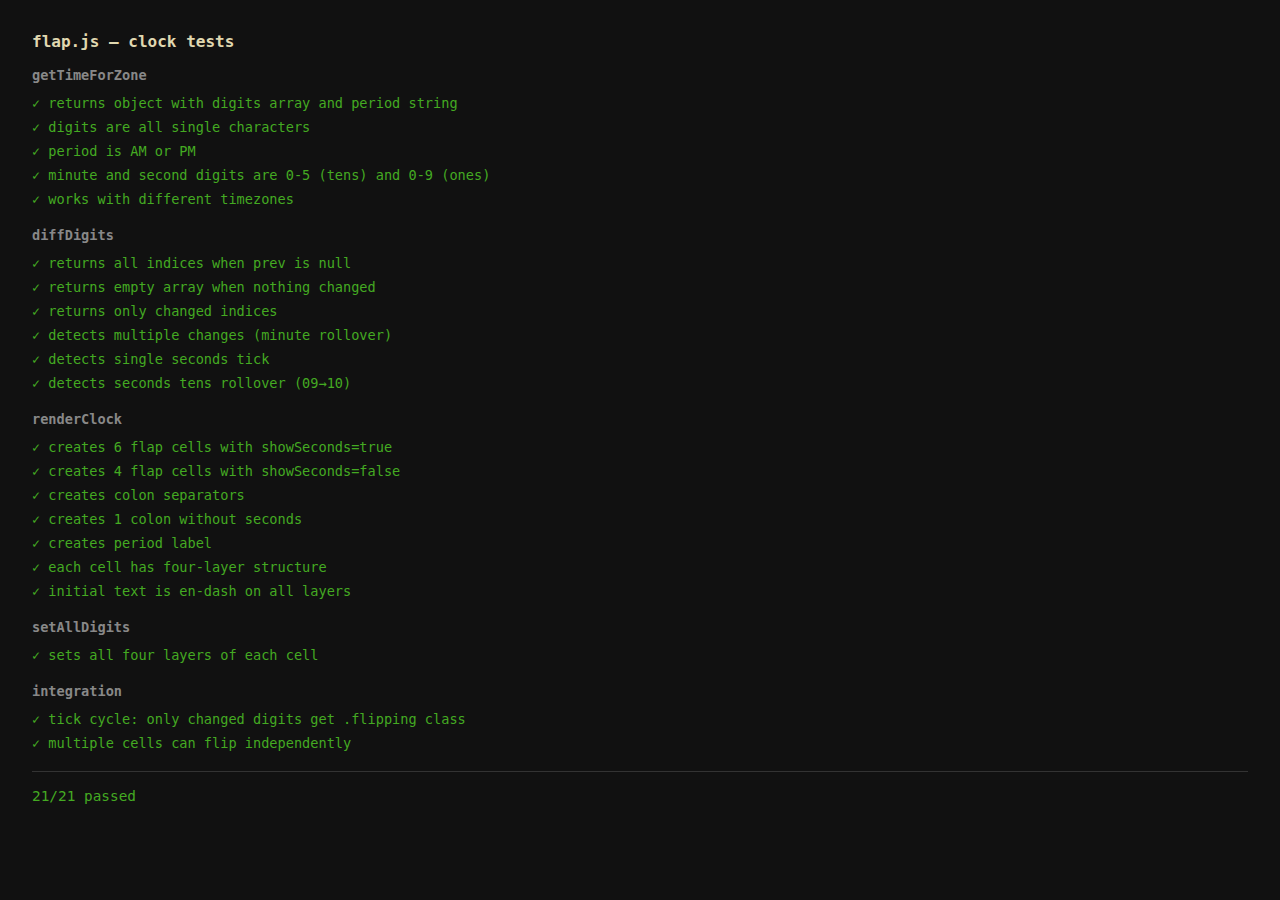
<file: tests/clock-tests.html>
<!DOCTYPE html>
<html lang="en">
<head>
  <meta charset="UTF-8">
  <title>Tock — Clock Tests</title>
  <style>
    * { margin: 0; padding: 0; box-sizing: border-box; }
    body { background: #111; color: #ccc; font-family: "SF Mono", monospace; padding: 2rem; }
    h1 { font-size: 1rem; margin-bottom: 1rem; color: #e0d8b0; }
    h2 { font-size: 0.85rem; margin-top: 1rem; margin-bottom: 0.5rem; color: #888; }
    .pass { color: #4a2; }
    .fail { color: #d44; }
    .result { padding: 0.25rem 0; font-size: 0.85rem; }
    #summary { margin-top: 1rem; padding-top: 1rem; border-top: 1px solid #333; font-size: 0.9rem; }
  </style>
</head>
<body>
  <h1>flap.js — clock tests</h1>
  <div id="log"></div>
  <div id="summary"></div>

  <!-- Hidden test fixtures -->
  <div style="display:none">
    <div class="clock" id="test-clock">
      <div class="clock-digits"></div>
    </div>
    <div class="clock" id="test-clock-2">
      <div class="clock-digits"></div>
    </div>
  </div>

  <script>
    // ── Minimal test runner ──
    const log = document.getElementById("log");
    let passed = 0, failed = 0;

    function assert(condition, msg) {
      if (!condition) throw new Error(msg);
    }

    function assertEqual(actual, expected, msg) {
      if (actual !== expected) {
        throw new Error(`${msg}: expected "${expected}", got "${actual}"`);
      }
    }

    function assertDeepEqual(actual, expected, msg) {
      const a = JSON.stringify(actual);
      const b = JSON.stringify(expected);
      if (a !== b) {
        throw new Error(`${msg}: expected ${b}, got ${a}`);
      }
    }

    function test(name, fn) {
      try {
        fn();
        passed++;
        log.innerHTML += `<div class="result pass">✓ ${name}</div>`;
      } catch (e) {
        failed++;
        log.innerHTML += `<div class="result fail">✗ ${name} — ${e.message}</div>`;
      }
    }

    function section(name) {
      log.innerHTML += `<h2>${name}</h2>`;
    }
  </script>

  <!-- Load flap.js (init() exits early — no #clock element with correct structure) -->
  <script src="../flap.js"></script>

  <script>
    // ── getTimeForZone ──
    section("getTimeForZone");

    test("returns object with digits array and period string", () => {
      const result = getTimeForZone("America/New_York");
      assert(Array.isArray(result.digits), "digits should be an array");
      assertEqual(result.digits.length, 6, "digits length");
      assert(typeof result.period === "string", "period should be a string");
    });

    test("digits are all single characters", () => {
      const { digits } = getTimeForZone("America/New_York");
      for (let i = 0; i < digits.length; i++) {
        assertEqual(digits[i].length, 1, `digit[${i}] length`);
      }
    });

    test("period is AM or PM", () => {
      const { period } = getTimeForZone("America/New_York");
      assert(period === "AM" || period === "PM", `period should be AM or PM, got "${period}"`);
    });

    test("minute and second digits are 0-5 (tens) and 0-9 (ones)", () => {
      const { digits } = getTimeForZone("America/New_York");
      // m10 at index 2, s10 at index 4
      assert("012345".includes(digits[2]), `m10 "${digits[2]}" not in range 0-5`);
      assert("0123456789".includes(digits[3]), `m1 "${digits[3]}" not in range 0-9`);
      assert("012345".includes(digits[4]), `s10 "${digits[4]}" not in range 0-5`);
      assert("0123456789".includes(digits[5]), `s1 "${digits[5]}" not in range 0-9`);
    });

    test("works with different timezones", () => {
      const tokyo = getTimeForZone("Asia/Tokyo");
      assert(Array.isArray(tokyo.digits), "Tokyo digits should be an array");
      assertEqual(tokyo.digits.length, 6, "Tokyo digits length");

      const london = getTimeForZone("Europe/London");
      assert(Array.isArray(london.digits), "London digits should be an array");
    });

    // ── diffDigits ──
    section("diffDigits");

    test("returns all indices when prev is null", () => {
      const result = diffDigits(null, ["1", "2", "3", "0", "4", "5"]);
      assertDeepEqual(result, [0, 1, 2, 3, 4, 5], "all indices");
    });

    test("returns empty array when nothing changed", () => {
      const digits = ["1", "2", "3", "0", "4", "5"];
      const result = diffDigits(digits, [...digits]);
      assertDeepEqual(result, [], "no changes");
    });

    test("returns only changed indices", () => {
      const prev = ["1", "2", "3", "0", "4", "5"];
      const curr = ["1", "2", "3", "0", "4", "6"];
      const result = diffDigits(prev, curr);
      assertDeepEqual(result, [5], "only last digit changed");
    });

    test("detects multiple changes (minute rollover)", () => {
      const prev = ["1", "2", "5", "9", "5", "9"];
      const curr = ["1", "3", "0", "0", "0", "0"];
      const result = diffDigits(prev, curr);
      assertDeepEqual(result, [1, 2, 3, 4, 5], "minute+second rollover");
    });

    test("detects single seconds tick", () => {
      const prev = ["1", "2", "3", "0", "4", "5"];
      const curr = ["1", "2", "3", "0", "4", "6"];
      const result = diffDigits(prev, curr);
      assertDeepEqual(result, [5], "only s1 changed");
    });

    test("detects seconds tens rollover (09→10)", () => {
      const prev = ["1", "2", "3", "0", "0", "9"];
      const curr = ["1", "2", "3", "0", "1", "0"];
      const result = diffDigits(prev, curr);
      assertDeepEqual(result, [4, 5], "s10 and s1 changed");
    });

    // ── renderClock ──
    section("renderClock");

    test("creates 6 flap cells with showSeconds=true", () => {
      const clockEl = document.getElementById("test-clock");
      const { cells } = renderClock(clockEl, true);
      assertEqual(cells.length, 6, "cell count");
    });

    test("creates 4 flap cells with showSeconds=false", () => {
      const clockEl = document.getElementById("test-clock-2");
      const { cells } = renderClock(clockEl, false);
      assertEqual(cells.length, 4, "cell count");
    });

    test("creates colon separators", () => {
      const clockEl = document.getElementById("test-clock");
      renderClock(clockEl, true);
      const colons = clockEl.querySelectorAll(".colon-separator");
      assertEqual(colons.length, 2, "colon count with seconds");
    });

    test("creates 1 colon without seconds", () => {
      const clockEl = document.getElementById("test-clock-2");
      renderClock(clockEl, false);
      const colons = clockEl.querySelectorAll(".colon-separator");
      assertEqual(colons.length, 1, "colon count without seconds");
    });

    test("creates period label", () => {
      const clockEl = document.getElementById("test-clock");
      const { periodEl } = renderClock(clockEl, true);
      assert(periodEl !== null, "periodEl exists");
      assert(periodEl.classList.contains("period-label"), "has period-label class");
    });

    test("each cell has four-layer structure", () => {
      const clockEl = document.getElementById("test-clock");
      const { cells } = renderClock(clockEl, true);
      for (let i = 0; i < cells.length; i++) {
        assert(cells[i].querySelector(".top-static span"), `cell[${i}] missing top-static span`);
        assert(cells[i].querySelector(".bottom-static span"), `cell[${i}] missing bottom-static span`);
        assert(cells[i].querySelector(".top-flap span"), `cell[${i}] missing top-flap span`);
        assert(cells[i].querySelector(".bottom-flap span"), `cell[${i}] missing bottom-flap span`);
      }
    });

    test("initial text is en-dash on all layers", () => {
      const clockEl = document.getElementById("test-clock");
      const { cells } = renderClock(clockEl, true);
      for (let i = 0; i < cells.length; i++) {
        assertEqual(cells[i].querySelector(".top-static span").textContent, "\u2013", `cell[${i}] top-static`);
        assertEqual(cells[i].querySelector(".bottom-static span").textContent, "\u2013", `cell[${i}] bottom-static`);
        assertEqual(cells[i].querySelector(".top-flap span").textContent, "\u2013", `cell[${i}] top-flap`);
        assertEqual(cells[i].querySelector(".bottom-flap span").textContent, "\u2013", `cell[${i}] bottom-flap`);
      }
    });

    // ── setAllDigits ──
    section("setAllDigits");

    test("sets all four layers of each cell", () => {
      const clockEl = document.getElementById("test-clock");
      const { cells } = renderClock(clockEl, true);
      setAllDigits(cells, ["1", "2", "3", "4", "5", "6"]);
      for (let i = 0; i < cells.length; i++) {
        const expected = String(i + 1);
        assertEqual(cells[i].querySelector(".top-static span").textContent, expected, `cell[${i}] top-static`);
        assertEqual(cells[i].querySelector(".bottom-static span").textContent, expected, `cell[${i}] bottom-static`);
        assertEqual(cells[i].querySelector(".top-flap span").textContent, expected, `cell[${i}] top-flap`);
        assertEqual(cells[i].querySelector(".bottom-flap span").textContent, expected, `cell[${i}] bottom-flap`);
      }
    });

    // ── Integration: diffDigits + triggerFlip ──
    section("integration");

    test("tick cycle: only changed digits get .flipping class", () => {
      const clockEl = document.getElementById("test-clock");
      const { cells } = renderClock(clockEl, true);

      // Simulate first tick (instant set, no animation)
      const time1 = ["1", "2", "3", "0", "4", "5"];
      setAllDigits(cells, time1);

      // Simulate second tick — only s1 changes
      const time2 = ["1", "2", "3", "0", "4", "6"];
      const changed = diffDigits(time1, time2);
      for (const i of changed) {
        triggerFlip(cells[i], time1[i], time2[i]);
      }

      // Only cell[5] should be flipping
      for (let i = 0; i < cells.length; i++) {
        if (i === 5) {
          assert(cells[i].classList.contains("flipping"), `cell[${i}] should be flipping`);
        } else {
          assert(!cells[i].classList.contains("flipping"), `cell[${i}] should NOT be flipping`);
        }
      }

      // Clean up: fire animationend on the flipping cell
      cells[5].querySelector(".bottom-flap").dispatchEvent(new Event("animationend"));
    });

    test("multiple cells can flip independently", () => {
      const clockEl = document.getElementById("test-clock");
      const { cells } = renderClock(clockEl, true);

      setAllDigits(cells, ["1", "2", "5", "9", "5", "9"]);

      // Simulate rollover: 12:59:59 → 01:00:00
      const prev = ["1", "2", "5", "9", "5", "9"];
      const curr = ["\u2007", "1", "0", "0", "0", "0"];
      const changed = diffDigits(prev, curr);

      for (const i of changed) {
        triggerFlip(cells[i], prev[i], curr[i]);
      }

      // All 6 cells should be flipping
      for (let i = 0; i < cells.length; i++) {
        assert(cells[i].classList.contains("flipping"), `cell[${i}] should be flipping`);
      }

      // Clean up
      for (const cell of cells) {
        cell.querySelector(".bottom-flap").dispatchEvent(new Event("animationend"));
      }

      // After animationend, verify digits are correct
      assertEqual(cells[0].querySelector(".top-static span").textContent, "\u2007", "h10");
      assertEqual(cells[1].querySelector(".top-static span").textContent, "1", "h1");
      assertEqual(cells[2].querySelector(".top-static span").textContent, "0", "m10");
    });

    // ── Summary ──
    const total = passed + failed;
    const summary = document.getElementById("summary");
    summary.className = failed ? "fail" : "pass";
    summary.textContent = `${passed}/${total} passed` + (failed ? ` — ${failed} failed` : "");
  </script>
</body>
</html>
</file>
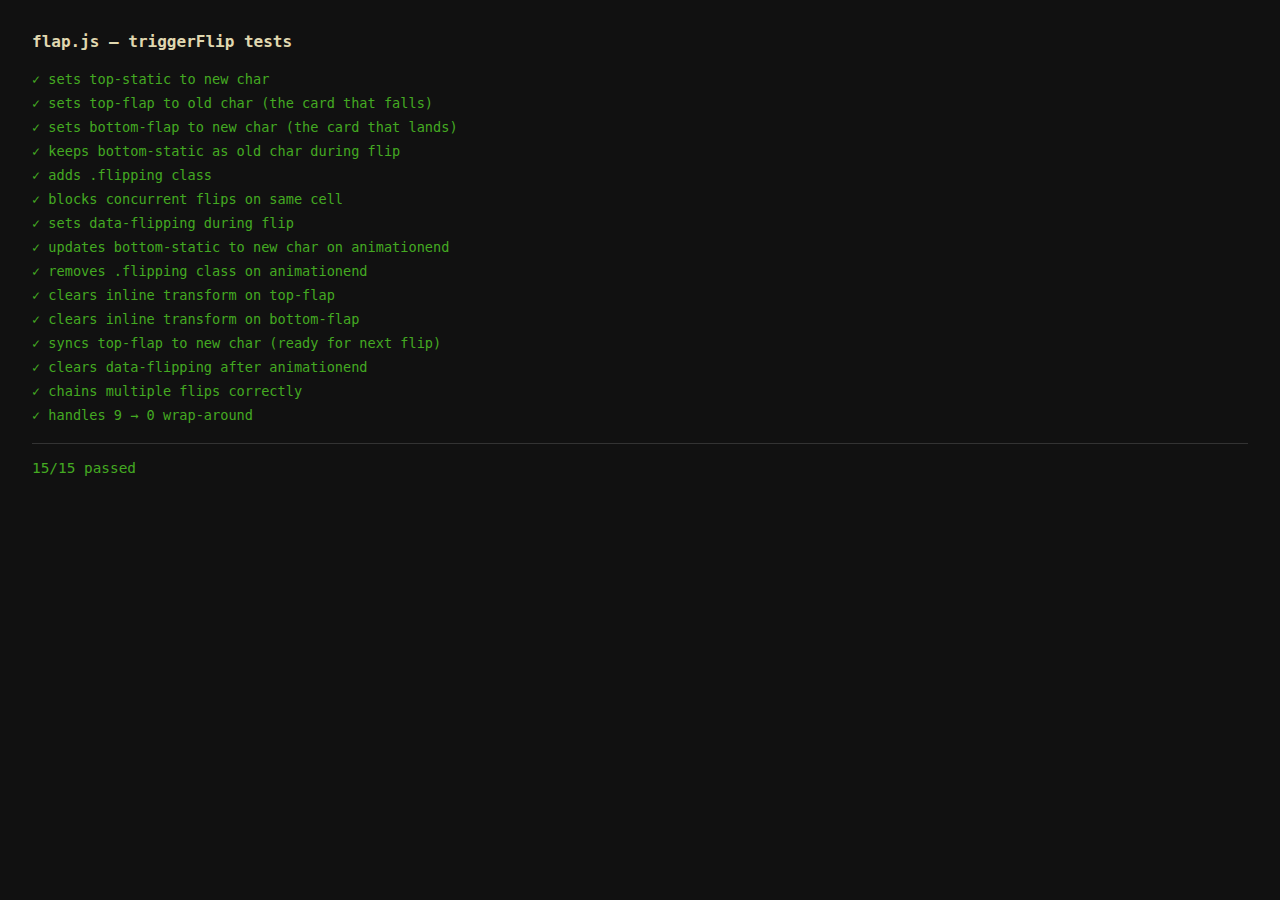
<file: tests/flap-tests.html>
<!DOCTYPE html>
<html lang="en">
<head>
  <meta charset="UTF-8">
  <title>Tock — Flap Tests</title>
  <style>
    * { margin: 0; padding: 0; box-sizing: border-box; }
    body { background: #111; color: #ccc; font-family: "SF Mono", monospace; padding: 2rem; }
    h1 { font-size: 1rem; margin-bottom: 1rem; color: #e0d8b0; }
    .pass { color: #4a2; }
    .fail { color: #d44; }
    .result { padding: 0.25rem 0; font-size: 0.85rem; }
    #summary { margin-top: 1rem; padding-top: 1rem; border-top: 1px solid #333; font-size: 0.9rem; }
  </style>
</head>
<body>
  <h1>flap.js — triggerFlip tests</h1>
  <div id="log"></div>
  <div id="summary"></div>

  <!-- Hidden test fixture — same structure as a flap cell -->
  <div style="display:none">
    <div class="flap-cell" id="test-digit">
      <div class="half top-static"><span>0</span></div>
      <div class="half bottom-static"><span>0</span></div>
      <div class="flap top-flap"><span>0</span></div>
      <div class="flap bottom-flap"><span>0</span></div>
    </div>
  </div>

  <script>
    // ── Minimal test runner ──
    const log = document.getElementById("log");
    let passed = 0, failed = 0;

    function assert(condition, msg) {
      if (!condition) throw new Error(msg);
    }

    function assertEqual(actual, expected, msg) {
      if (actual !== expected) {
        throw new Error(`${msg}: expected "${expected}", got "${actual}"`);
      }
    }

    function test(name, fn) {
      try {
        fn();
        passed++;
        log.innerHTML += `<div class="result pass">✓ ${name}</div>`;
      } catch (e) {
        failed++;
        log.innerHTML += `<div class="result fail">✗ ${name} — ${e.message}</div>`;
      }
    }

    // ── Helpers ──
    const cell = document.getElementById("test-digit");

    function resetCell() {
      delete cell.dataset.flipping;
      cell.classList.remove("flipping");
      cell.querySelector(".top-static span").textContent = "0";
      cell.querySelector(".bottom-static span").textContent = "0";
      cell.querySelector(".top-flap span").textContent = "0";
      cell.querySelector(".bottom-flap span").textContent = "0";
      cell.querySelector(".top-flap").style.transform = "";
      cell.querySelector(".bottom-flap").style.transform = "";
    }

    function fireAnimationEnd() {
      cell.querySelector(".bottom-flap").dispatchEvent(new Event("animationend"));
    }

    function layers() {
      return {
        topStatic:    cell.querySelector(".top-static span").textContent,
        bottomStatic: cell.querySelector(".bottom-static span").textContent,
        topFlap:      cell.querySelector(".top-flap span").textContent,
        bottomFlap:   cell.querySelector(".bottom-flap span").textContent,
      };
    }
  </script>

  <!-- Load flap.js (init() exits early — no #clock element) -->
  <script src="../flap.js"></script>

  <script>
    // ── triggerFlip layer setup ──

    test("sets top-static to new char", () => {
      resetCell();
      triggerFlip(cell, "0", "1");
      assertEqual(layers().topStatic, "1", "top-static");
    });

    test("sets top-flap to old char (the card that falls)", () => {
      resetCell();
      triggerFlip(cell, "0", "1");
      assertEqual(layers().topFlap, "0", "top-flap");
    });

    test("sets bottom-flap to new char (the card that lands)", () => {
      resetCell();
      triggerFlip(cell, "0", "1");
      assertEqual(layers().bottomFlap, "1", "bottom-flap");
    });

    test("keeps bottom-static as old char during flip", () => {
      resetCell();
      triggerFlip(cell, "0", "1");
      assertEqual(layers().bottomStatic, "0", "bottom-static");
    });

    test("adds .flipping class", () => {
      resetCell();
      triggerFlip(cell, "0", "1");
      assert(cell.classList.contains("flipping"), "missing .flipping class");
    });

    // ── per-cell flip guard ──

    test("blocks concurrent flips on same cell", () => {
      resetCell();
      triggerFlip(cell, "0", "1");
      triggerFlip(cell, "1", "2"); // should be ignored
      assertEqual(layers().topStatic, "1", "top-static unchanged by second call");
      assertEqual(layers().topFlap, "0", "top-flap unchanged by second call");
    });

    test("sets data-flipping during flip", () => {
      resetCell();
      triggerFlip(cell, "0", "1");
      assertEqual(cell.dataset.flipping, "true", "data-flipping");
    });

    // ── animationend cleanup ──

    test("updates bottom-static to new char on animationend", () => {
      resetCell();
      triggerFlip(cell, "0", "1");
      fireAnimationEnd();
      assertEqual(layers().bottomStatic, "1", "bottom-static");
    });

    test("removes .flipping class on animationend", () => {
      resetCell();
      triggerFlip(cell, "0", "1");
      fireAnimationEnd();
      assert(!cell.classList.contains("flipping"), ".flipping should be removed");
    });

    test("clears inline transform on top-flap", () => {
      resetCell();
      triggerFlip(cell, "0", "1");
      cell.querySelector(".top-flap").style.transform = "rotateX(-90deg)";
      fireAnimationEnd();
      assertEqual(cell.querySelector(".top-flap").style.transform, "", "top-flap transform");
    });

    test("clears inline transform on bottom-flap", () => {
      resetCell();
      triggerFlip(cell, "0", "1");
      cell.querySelector(".bottom-flap").style.transform = "rotateX(0deg)";
      fireAnimationEnd();
      assertEqual(cell.querySelector(".bottom-flap").style.transform, "", "bottom-flap transform");
    });

    test("syncs top-flap to new char (ready for next flip)", () => {
      resetCell();
      triggerFlip(cell, "0", "1");
      fireAnimationEnd();
      assertEqual(layers().topFlap, "1", "top-flap");
    });

    test("clears data-flipping after animationend", () => {
      resetCell();
      triggerFlip(cell, "0", "1");
      assertEqual(cell.dataset.flipping, "true", "should be set during flip");
      fireAnimationEnd();
      assert(cell.dataset.flipping === undefined, "should be cleared after animationend");
    });

    // ── Sequential flips ──

    test("chains multiple flips correctly", () => {
      resetCell();
      triggerFlip(cell, "0", "1"); fireAnimationEnd();
      triggerFlip(cell, "1", "2"); fireAnimationEnd();
      triggerFlip(cell, "2", "3"); fireAnimationEnd();
      const l = layers();
      assertEqual(l.topStatic, "3", "topStatic");
      assertEqual(l.bottomStatic, "3", "bottomStatic");
      assertEqual(l.topFlap, "3", "topFlap");
    });

    test("handles 9 → 0 wrap-around", () => {
      resetCell();
      triggerFlip(cell, "9", "0"); fireAnimationEnd();
      assertEqual(layers().topStatic, "0", "topStatic");
      assertEqual(layers().bottomStatic, "0", "bottomStatic");
    });

    // ── Summary ──
    const total = passed + failed;
    const summary = document.getElementById("summary");
    summary.className = failed ? "fail" : "pass";
    summary.textContent = `${passed}/${total} passed` + (failed ? ` — ${failed} failed` : "");
  </script>
</body>
</html>
</file>
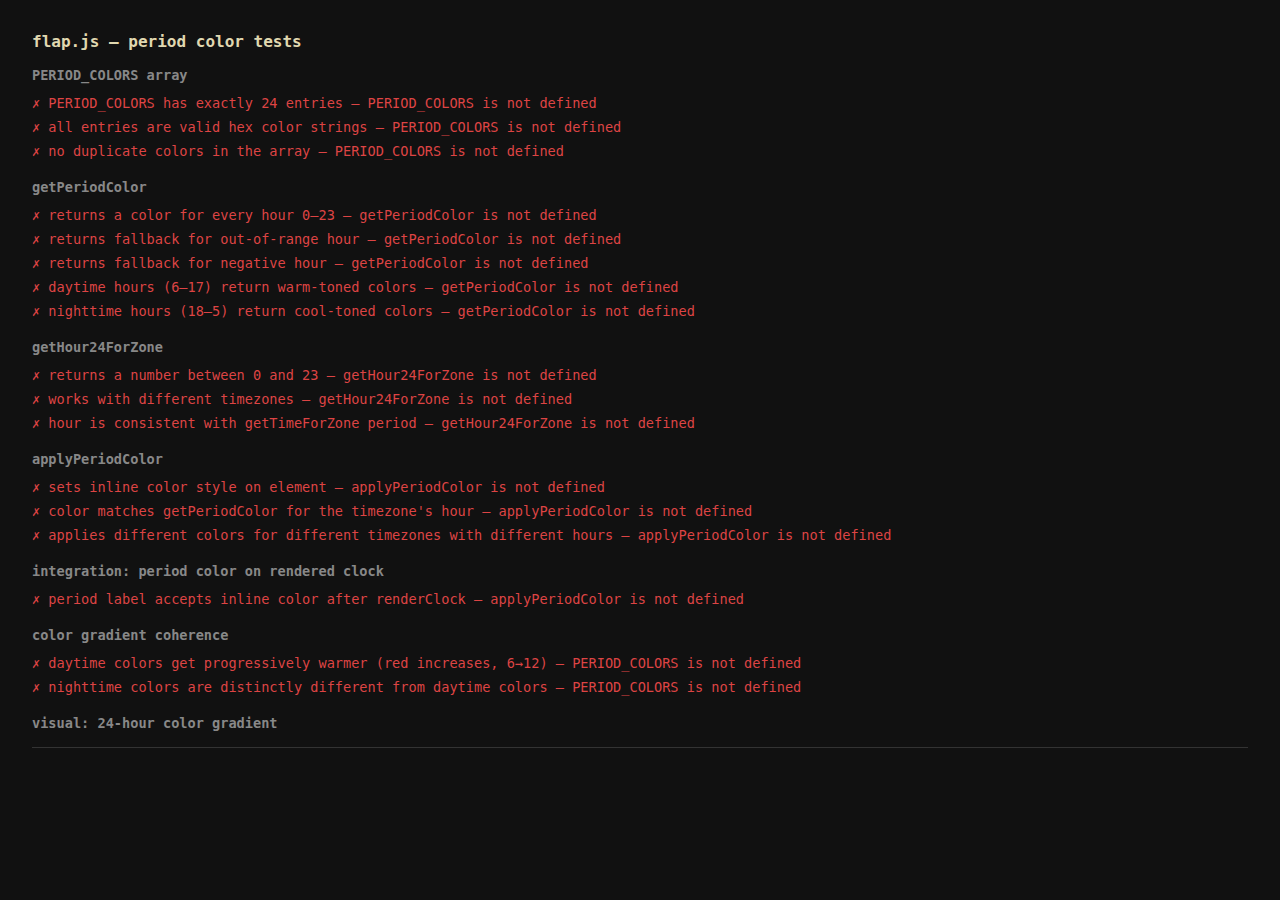
<file: tests/period-color-tests.html>
<!DOCTYPE html>
<html lang="en">
<head>
  <meta charset="UTF-8">
  <title>Tock — Period Color Tests</title>
  <style>
    * { margin: 0; padding: 0; box-sizing: border-box; }
    body { background: #111; color: #ccc; font-family: "SF Mono", monospace; padding: 2rem; }
    h1 { font-size: 1rem; margin-bottom: 1rem; color: #e0d8b0; }
    h2 { font-size: 0.85rem; margin-top: 1rem; margin-bottom: 0.5rem; color: #888; }
    .pass { color: #4a2; }
    .fail { color: #d44; }
    .result { padding: 0.25rem 0; font-size: 0.85rem; }
    #summary { margin-top: 1rem; padding-top: 1rem; border-top: 1px solid #333; font-size: 0.9rem; }
    .swatch-row { display: flex; gap: 4px; margin: 0.5rem 0; flex-wrap: wrap; }
    .swatch { width: 32px; height: 20px; border-radius: 2px; display: flex; align-items: center; justify-content: center; font-size: 8px; color: #000; font-weight: 700; }
  </style>
</head>
<body>
  <h1>flap.js — period color tests</h1>
  <div id="log"></div>
  <div id="summary"></div>

  <!-- Hidden test fixture -->
  <div style="display:none">
    <div class="clock" id="test-clock">
      <div class="clock-digits"></div>
    </div>
  </div>

  <script>
    // ── Minimal test runner ──
    const log = document.getElementById("log");
    let passed = 0, failed = 0;

    function assert(condition, msg) {
      if (!condition) throw new Error(msg);
    }

    function assertEqual(actual, expected, msg) {
      if (actual !== expected) {
        throw new Error(`${msg}: expected "${expected}", got "${actual}"`);
      }
    }

    function test(name, fn) {
      try {
        fn();
        passed++;
        log.innerHTML += `<div class="result pass">✓ ${name}</div>`;
      } catch (e) {
        failed++;
        log.innerHTML += `<div class="result fail">✗ ${name} — ${e.message}</div>`;
      }
    }

    function section(name) {
      log.innerHTML += `<h2>${name}</h2>`;
    }
  </script>

  <!-- Load flap.js -->
  <script src="../flap.js"></script>

  <script>
    // ── PERIOD_COLORS array ──
    section("PERIOD_COLORS array");

    test("PERIOD_COLORS has exactly 24 entries", () => {
      assertEqual(PERIOD_COLORS.length, 24, "array length");
    });

    test("all entries are valid hex color strings", () => {
      const hexPattern = /^#[0-9a-fA-F]{6}$/;
      for (let i = 0; i < PERIOD_COLORS.length; i++) {
        assert(hexPattern.test(PERIOD_COLORS[i]),
          `PERIOD_COLORS[${i}] = "${PERIOD_COLORS[i]}" is not a valid hex color`);
      }
    });

    test("no duplicate colors in the array", () => {
      const unique = new Set(PERIOD_COLORS);
      assertEqual(unique.size, PERIOD_COLORS.length, "unique count");
    });

    // ── getPeriodColor ──
    section("getPeriodColor");

    test("returns a color for every hour 0–23", () => {
      for (let h = 0; h < 24; h++) {
        const color = getPeriodColor(h);
        assert(typeof color === "string" && color.startsWith("#"),
          `hour ${h}: expected hex string, got "${color}"`);
      }
    });

    test("returns fallback for out-of-range hour", () => {
      const color = getPeriodColor(24);
      assertEqual(color, PERIOD_COLORS[0], "hour 24 should fallback to index 0");
    });

    test("returns fallback for negative hour", () => {
      const color = getPeriodColor(-1);
      assertEqual(color, PERIOD_COLORS[0], "hour -1 should fallback to index 0");
    });

    test("daytime hours (6–17) return warm-toned colors", () => {
      // Warm colors have higher red channel relative to blue
      for (let h = 6; h <= 17; h++) {
        const hex = getPeriodColor(h);
        const r = parseInt(hex.slice(1, 3), 16);
        const b = parseInt(hex.slice(5, 7), 16);
        assert(r > b, `hour ${h}: red (${r}) should exceed blue (${b}) for warm tone`);
      }
    });

    test("nighttime hours (18–5) return cool-toned colors", () => {
      // Cool colors have higher blue channel relative to red
      const nightHours = [18, 19, 20, 21, 22, 23, 0, 1, 2, 3, 4, 5];
      for (const h of nightHours) {
        const hex = getPeriodColor(h);
        const r = parseInt(hex.slice(1, 3), 16);
        const b = parseInt(hex.slice(5, 7), 16);
        assert(b >= r, `hour ${h}: blue (${b}) should be >= red (${r}) for cool tone`);
      }
    });

    // ── getHour24ForZone ──
    section("getHour24ForZone");

    test("returns a number between 0 and 23", () => {
      const h = getHour24ForZone("America/New_York");
      assert(typeof h === "number", "should be a number");
      assert(h >= 0 && h <= 23, `hour ${h} should be 0–23`);
      assert(Number.isInteger(h), `hour ${h} should be an integer`);
    });

    test("works with different timezones", () => {
      const nyc = getHour24ForZone("America/New_York");
      const tokyo = getHour24ForZone("Asia/Tokyo");
      const london = getHour24ForZone("Europe/London");

      // All should be valid hours
      assert(nyc >= 0 && nyc <= 23, `NYC hour ${nyc} in range`);
      assert(tokyo >= 0 && tokyo <= 23, `Tokyo hour ${tokyo} in range`);
      assert(london >= 0 && london <= 23, `London hour ${london} in range`);
    });

    test("hour is consistent with getTimeForZone period", () => {
      const tz = "America/New_York";
      const h24 = getHour24ForZone(tz);
      const { period } = getTimeForZone(tz);

      if (h24 >= 12) {
        assertEqual(period, "PM", `hour ${h24} should be PM`);
      } else {
        assertEqual(period, "AM", `hour ${h24} should be AM`);
      }
    });

    // ── applyPeriodColor ──
    section("applyPeriodColor");

    test("sets inline color style on element", () => {
      const el = document.createElement("div");
      applyPeriodColor(el, "America/New_York");
      assert(el.style.color !== "", "style.color should be set");
    });

    test("color matches getPeriodColor for the timezone's hour", () => {
      const el = document.createElement("div");
      const tz = "America/New_York";
      applyPeriodColor(el, tz);

      const h = getHour24ForZone(tz);
      const expected = getPeriodColor(h);

      // Browser normalizes hex to rgb, so compare via a reference element
      const ref = document.createElement("div");
      ref.style.color = expected;
      assertEqual(el.style.color, ref.style.color, "colors should match");
    });

    test("applies different colors for different timezones with different hours", () => {
      // Find two timezones with different current hours
      const el1 = document.createElement("div");
      const el2 = document.createElement("div");
      const tz1 = "America/New_York";
      const tz2 = "Asia/Tokyo"; // typically 13-14 hours ahead

      applyPeriodColor(el1, tz1);
      applyPeriodColor(el2, tz2);

      const h1 = getHour24ForZone(tz1);
      const h2 = getHour24ForZone(tz2);

      // If hours differ, colors should differ
      if (h1 !== h2) {
        assert(el1.style.color !== el2.style.color,
          `different hours (${h1} vs ${h2}) should have different colors`);
      }
    });

    // ── Integration: renderClock + applyPeriodColor ──
    section("integration: period color on rendered clock");

    test("period label accepts inline color after renderClock", () => {
      const clockEl = document.getElementById("test-clock");
      const { periodEl } = renderClock(clockEl, true);
      periodEl.textContent = "AM";
      applyPeriodColor(periodEl, "America/New_York");

      assert(periodEl.style.color !== "", "period label should have inline color");
      assert(periodEl.classList.contains("period-label"), "still has period-label class");
    });

    // ── Color gradient visual coherence ──
    section("color gradient coherence");

    test("daytime colors get progressively warmer (red increases, 6→12)", () => {
      // Check that the warmth generally increases from dawn to midday
      const dawnR = parseInt(PERIOD_COLORS[6].slice(1, 3), 16);
      const noonR = parseInt(PERIOD_COLORS[12].slice(1, 3), 16);
      // Noon should be at least as warm as dawn (red channel comparable)
      assert(noonR >= dawnR - 20,
        `noon red (${noonR}) should be close to or exceed dawn red (${dawnR})`);
    });

    test("nighttime colors are distinctly different from daytime colors", () => {
      // Average blue channel for day vs night
      let dayBlueSum = 0, nightBlueSum = 0;
      for (let h = 6; h <= 17; h++) {
        dayBlueSum += parseInt(PERIOD_COLORS[h].slice(5, 7), 16);
      }
      for (let h = 18; h <= 23; h++) {
        nightBlueSum += parseInt(PERIOD_COLORS[h].slice(5, 7), 16);
      }
      for (let h = 0; h <= 5; h++) {
        nightBlueSum += parseInt(PERIOD_COLORS[h].slice(5, 7), 16);
      }

      const dayAvg = dayBlueSum / 12;
      const nightAvg = nightBlueSum / 12;
      assert(nightAvg > dayAvg,
        `night avg blue (${nightAvg.toFixed(0)}) should exceed day avg blue (${dayAvg.toFixed(0)})`);
    });

    // ── Visual swatch display ──
    section("visual: 24-hour color gradient");
    const swatchContainer = document.createElement("div");
    swatchContainer.className = "swatch-row";
    for (let h = 0; h < 24; h++) {
      const swatch = document.createElement("div");
      swatch.className = "swatch";
      swatch.style.background = PERIOD_COLORS[h];
      swatch.textContent = h;
      swatch.title = `Hour ${h}: ${PERIOD_COLORS[h]}`;
      swatchContainer.appendChild(swatch);
    }
    log.appendChild(swatchContainer);

    // ── Summary ──
    const total = passed + failed;
    const summary = document.getElementById("summary");
    summary.className = failed ? "fail" : "pass";
    summary.textContent = `${passed}/${total} passed` + (failed ? ` — ${failed} failed` : "");
  </script>
</body>
</html>
</file>
<file: styles.css>
/* ── Dark shell ── */
* {
  margin: 0;
  padding: 0;
  box-sizing: border-box;
}

body {
  background: #111;
  display: flex;
  align-items: center;
  justify-content: center;
  min-height: 100vh;
  font-family: "SF Mono", "Menlo", "Consolas", "Liberation Mono", monospace;
}

/* ── Clock assembly ── */
.clock {
  display: flex;
  flex-direction: column;
  align-items: center;
  gap: 16px;
}

.city-label {
  color: #e0d8b0;
  font-size: 14px;
  font-weight: 600;
  letter-spacing: 0.2em;
  text-transform: uppercase;
  opacity: 0.6;
}

.clock-digits {
  display: flex;
  align-items: center;
  gap: 8px;
}

.colon-separator {
  color: #e0d8b0;
  font-size: 48px;
  font-weight: 700;
  line-height: 1;
  padding: 0 2px;
  user-select: none;
  animation: colon-pulse 2s ease-in-out infinite;
}

@keyframes colon-pulse {
  0%, 100% { opacity: 0.4; }
  50%      { opacity: 0.9; }
}

.period-label {
  color: #e0d8b0; /* fallback — overridden by inline style from getPeriodColor() */
  font-size: 16px;
  font-weight: 600;
  margin-left: 12px;
  align-self: flex-end;
  padding-bottom: 4px;
  letter-spacing: 0.05em;
  opacity: 0.7;
}

/* ── Flap cell ── */
.flap-cell {
  --flap-width: 60px;
  --flap-height: 80px;
  --half-height: 39px; /* (80 - 2) / 2 */
  --gap: 2px;
  --bg: #1a1a1a;
  --bg-bottom: #151515;
  --text-color: #e0d8b0;
  --font-size: 60px;

  position: relative;
  width: var(--flap-width);
  height: var(--flap-height);
  perspective: 400px;
  border-radius: 4px;
  box-shadow: 0 2px 4px rgba(0, 0, 0, 0.4);
}

/* Impact shadow — pulses on each bounce hit */
.flap-cell.rattle-settle.flipping {
  animation: impact-shadow 600ms ease-out 80ms forwards;
}

/* ── Shared half-panel style ── */
.half,
.flap {
  position: absolute;
  width: 100%;
  height: var(--half-height);
  overflow: hidden;
  background: var(--bg);
  border-radius: 3px;
  -webkit-font-smoothing: antialiased;
}

/*
  Inner span: positioned to cover the FULL cell height within each half.
  overflow:hidden on the parent clips it to the top or bottom half.
  This ensures the character aligns identically across all four layers.
*/
.half span,
.flap span {
  position: absolute;
  left: 0;
  width: 100%;
  height: var(--flap-height);
  display: flex;
  align-items: center;
  justify-content: center;
  color: var(--text-color);
  font-size: var(--font-size);
  font-weight: 700;
}

/* ── Top halves: span starts at top, bottom half clipped ── */
.top-static,
.top-flap {
  top: 0;
}

.top-static span,
.top-flap span {
  top: 0;
}

/* ── Bottom halves: span shifted up so bottom half of char is visible ── */
.bottom-static,
.bottom-flap {
  bottom: 0;
  background: var(--bg-bottom);
}

.bottom-static span,
.bottom-flap span {
  bottom: 0;
}

/* Cast shadow overlay on bottom-static during flip */
.bottom-static::before {
  content: "";
  position: absolute;
  inset: 0;
  background: rgba(0, 0, 0, 0.4);
  opacity: 0;
  z-index: 1;
  pointer-events: none;
}

.flap-cell.flipping .bottom-static::before {
  animation: cast-shadow 430ms ease forwards;
}

/* ── Hinge gap ── */
.flap-cell::after {
  content: "";
  position: absolute;
  top: 50%;
  left: 0;
  right: 0;
  height: var(--gap);
  transform: translateY(-50%);
  background: #000;
  z-index: 5;
}

/* ── Animated flaps ── */
.flap {
  z-index: 2;
  backface-visibility: hidden;
  -webkit-backface-visibility: hidden;
}

.top-flap {
  transform-origin: 50% 100%; /* hinge at bottom edge */
  box-shadow: 0 1px 3px rgba(0, 0, 0, 0.3);
}

.bottom-flap {
  transform-origin: 50% 0%; /* hinge at top edge */
  transform: rotateX(90deg); /* hidden until flip */
  box-shadow: 0 -1px 3px rgba(0, 0, 0, 0.3);
}

/* ── Animation triggers ── */
.flap-cell.flipping .top-flap {
  animation: flip-top 300ms ease-in forwards;
}

.flap-cell.flipping .bottom-flap {
  animation: flip-bottom 300ms ease-out 130ms forwards;
}

/* ── @keyframes ── */

/* Top flap falls away (gravity: slow start → fast finish) */
@keyframes flip-top {
  0%   { transform: rotateX(0deg); }
  100% { transform: rotateX(-90deg); }
}

/* Bottom flap lands with overshoot and bounce */
@keyframes flip-bottom {
  0%   { transform: rotateX(90deg); }
  70%  { transform: rotateX(-3deg); }   /* overshoot past flat */
  85%  { transform: rotateX(1.5deg); }  /* tiny bounce back */
  100% { transform: rotateX(0deg); }    /* settle */
}

/* ── Rattle-settle overrides (initial load only) ── */
.flap-cell.flipping.rattle-settle .top-flap {
  animation: flip-top-hard 200ms ease-in forwards;
}

.flap-cell.flipping.rattle-settle .bottom-flap {
  animation: flip-bottom-hard 600ms cubic-bezier(0.22, 1, 0.36, 1) 80ms forwards;
}

/* Top flap snaps down fast */
@keyframes flip-top-hard {
  0%   { transform: rotateX(0deg); }
  100% { transform: rotateX(-90deg); }
}

/* Bottom flap slams down — 2 full bounces + half bounce → settle */
@keyframes flip-bottom-hard {
  0%   { transform: rotateX(90deg); }
  28%  { transform: rotateX(-14deg); }  /* 1st slam — hard overshoot */
  40%  { transform: rotateX(8deg); }    /* 1st bounce back up */
  52%  { transform: rotateX(-12deg); }  /* 2nd slam — nearly as hard */
  62%  { transform: rotateX(6deg); }    /* 2nd bounce back up */
  74%  { transform: rotateX(-5deg); }   /* 3rd hit — half bounce */
  84%  { transform: rotateX(1.5deg); }  /* tiny lift */
  93%  { transform: rotateX(-0.4deg); } /* micro wobble */
  100% { transform: rotateX(0deg); }    /* settle */
}

/* Shadow pulses on each bounce hit then settles */
@keyframes impact-shadow {
  0%   { box-shadow: 0 2px 4px rgba(0, 0, 0, 0.4); }
  28%  { box-shadow: 0 6px 20px rgba(0, 0, 0, 0.7), 0 2px 8px rgba(0, 0, 0, 0.5); }  /* 1st hit */
  40%  { box-shadow: 0 3px 6px rgba(0, 0, 0, 0.4); }   /* lift */
  52%  { box-shadow: 0 5px 16px rgba(0, 0, 0, 0.65), 0 2px 6px rgba(0, 0, 0, 0.45); } /* 2nd hit */
  62%  { box-shadow: 0 3px 6px rgba(0, 0, 0, 0.4); }   /* lift */
  74%  { box-shadow: 0 4px 10px rgba(0, 0, 0, 0.5), 0 1px 4px rgba(0, 0, 0, 0.4); }  /* 3rd hit */
  84%  { box-shadow: 0 2px 5px rgba(0, 0, 0, 0.4); }   /* fading */
  100% { box-shadow: 0 2px 4px rgba(0, 0, 0, 0.4); }   /* rest */
}

/* Shadow cast on lower half by the falling flap */
@keyframes cast-shadow {
  0%   { opacity: 0; }
  50%  { opacity: 1; }
  100% { opacity: 0; }
}

/* ── Clock wall layout ── */
.clock-wall {
  display: flex;
  flex-direction: column;
  align-items: center;
  gap: 48px;
  padding: 2rem;
}

.secondary-row {
  display: flex;
  flex-direction: column;
  align-items: center;
  gap: 32px;
}

/* ── Secondary clock sizing (60% of primary) ── */
.secondary {
  gap: 10px;
}

.secondary .flap-cell {
  --flap-width: 36px;
  --flap-height: 48px;
  --half-height: 23px;
  --font-size: 36px;
  perspective: 240px;
  border-radius: 3px;
}

.secondary .clock-digits {
  gap: 5px;
}

.secondary .colon-separator {
  font-size: 28px;
}

.secondary .period-label {
  font-size: 10px;
  margin-left: 8px;
  padding-bottom: 2px;
}

.secondary .city-label {
  font-size: 11px;
}

/* ── City label row (label + day badge) ── */
.city-label-row {
  display: flex;
  align-items: center;
  justify-content: center;
  gap: 6px;
}

.day-badge {
  color: #1a1a1a;
  background: #e0d8b0;
  font-size: 9px;
  font-weight: 700;
  padding: 2px 5px;
  border-radius: 2px;
  letter-spacing: 0.05em;
  font-family: "SF Mono", "Menlo", "Consolas", "Liberation Mono", monospace;
  opacity: 0.6;
}


/* ── Admin trigger (gear icon) ── */
.admin-trigger {
  position: fixed;
  bottom: 20px;
  right: 20px;
  width: 40px;
  height: 40px;
  border: none;
  border-radius: 50%;
  background: rgba(255, 255, 255, 0.06);
  color: #e0d8b0;
  cursor: pointer;
  display: flex;
  align-items: center;
  justify-content: center;
  opacity: 0.3;
  transition: opacity 0.2s, background 0.2s;
  z-index: 100;
}

.admin-trigger:hover {
  opacity: 0.8;
  background: rgba(255, 255, 255, 0.1);
}

/* ── Admin overlay + panel ── */
.admin-overlay {
  position: fixed;
  inset: 0;
  background: rgba(0, 0, 0, 0.6);
  display: flex;
  align-items: center;
  justify-content: center;
  z-index: 200;
  opacity: 0;
  pointer-events: none;
  transition: opacity 0.2s;
}

.admin-overlay.open {
  opacity: 1;
  pointer-events: auto;
}

.admin-panel {
  background: #1a1a1a;
  border: 1px solid #333;
  border-radius: 8px;
  padding: 24px;
  width: 340px;
  max-height: 80vh;
  overflow-y: auto;
  transform: translateY(10px);
  transition: transform 0.2s;
  font-family: "SF Mono", "Menlo", "Consolas", "Liberation Mono", monospace;
}

.admin-overlay.open .admin-panel {
  transform: translateY(0);
}

.admin-header {
  display: flex;
  justify-content: space-between;
  align-items: center;
  margin-bottom: 20px;
}

.admin-title {
  color: #e0d8b0;
  font-size: 11px;
  font-weight: 700;
  letter-spacing: 0.2em;
}

.admin-close {
  background: none;
  border: none;
  color: #666;
  font-size: 22px;
  cursor: pointer;
  padding: 0 4px;
  line-height: 1;
  transition: color 0.15s;
}

.admin-close:hover {
  color: #e0d8b0;
}

/* ── Admin sections ── */
.admin-section {
  margin-bottom: 20px;
}

.admin-label {
  color: #666;
  font-size: 10px;
  font-weight: 600;
  letter-spacing: 0.15em;
  text-transform: uppercase;
  margin-bottom: 10px;
}

/* ── Toggle switch ── */
.admin-toggle-row {
  display: flex;
  align-items: center;
  justify-content: space-between;
  cursor: pointer;
  padding: 6px 0;
}

.admin-toggle-row .admin-label {
  margin-bottom: 0;
  color: #ccc;
  font-size: 12px;
  letter-spacing: 0.05em;
}

.admin-checkbox {
  display: none;
}

.admin-switch {
  width: 36px;
  height: 20px;
  background: #333;
  border-radius: 10px;
  position: relative;
  transition: background 0.2s;
  flex-shrink: 0;
}

.admin-switch::after {
  content: "";
  position: absolute;
  top: 3px;
  left: 3px;
  width: 14px;
  height: 14px;
  background: #666;
  border-radius: 50%;
  transition: transform 0.2s, background 0.2s;
}

.admin-checkbox:checked + .admin-switch {
  background: #4a6;
}

.admin-checkbox:checked + .admin-switch::after {
  transform: translateX(16px);
  background: #e0d8b0;
}

/* ── City list ── */
.admin-city-list {
  display: flex;
  flex-direction: column;
  gap: 4px;
}

.admin-city-item {
  display: flex;
  align-items: center;
  justify-content: space-between;
  padding: 6px 8px;
  background: #151515;
  border-radius: 4px;
}

.admin-city-name {
  color: #ccc;
  font-size: 11px;
  letter-spacing: 0.1em;
}

.admin-city-tz {
  color: #555;
  font-size: 9px;
  margin-left: 8px;
}

.admin-city-remove {
  background: none;
  border: none;
  color: #555;
  font-size: 14px;
  cursor: pointer;
  padding: 0 2px;
  line-height: 1;
  transition: color 0.15s;
}

.admin-city-remove:hover {
  color: #d44;
}

/* ── Add city form ── */
.admin-add-row {
  display: flex;
  gap: 6px;
}

.admin-input {
  background: #151515;
  border: 1px solid #333;
  border-radius: 4px;
  color: #ccc;
  font-family: inherit;
  font-size: 11px;
  padding: 6px 8px;
  flex: 1;
  min-width: 0;
}

.admin-input-tz {
  flex: 1.5;
}

.admin-input::placeholder {
  color: #444;
}

.admin-input:focus {
  outline: none;
  border-color: #555;
}

.admin-btn {
  background: #333;
  border: 1px solid #444;
  border-radius: 4px;
  color: #e0d8b0;
  font-family: inherit;
  font-size: 10px;
  font-weight: 700;
  letter-spacing: 0.1em;
  padding: 6px 12px;
  cursor: pointer;
  transition: background 0.15s;
  white-space: nowrap;
}

.admin-btn:hover {
  background: #444;
}

/* ── Mobile responsive ── */

/* Prevent horizontal overflow */
.clock-wall {
  max-width: 100%;
}

/* Tablets and large phones */
@media (max-width: 600px) {
  .clock-wall {
    padding: 1.5rem 1rem;
    gap: 36px;
  }

  .flap-cell {
    --flap-width: 48px;
    --flap-height: 64px;
    --half-height: 31px;
    --font-size: 48px;
    perspective: 320px;
  }

  .clock-digits {
    gap: 6px;
  }

  .colon-separator {
    font-size: 38px;
  }

  .period-label {
    font-size: 14px;
    margin-left: 8px;
  }

  .secondary .flap-cell {
    --flap-width: 30px;
    --flap-height: 40px;
    --half-height: 19px;
    --font-size: 30px;
    perspective: 200px;
  }

  .secondary .colon-separator {
    font-size: 22px;
  }

  .secondary-row {
    gap: 24px;
  }

  .admin-panel {
    width: calc(100% - 32px);
    max-width: 340px;
  }
}

/* Standard phones */
@media (max-width: 430px) {
  .clock-wall {
    padding: 1rem 0.75rem;
    gap: 28px;
  }

  .flap-cell {
    --flap-width: 38px;
    --flap-height: 52px;
    --half-height: 25px;
    --font-size: 38px;
    perspective: 260px;
  }

  .clock-digits {
    gap: 4px;
  }

  .colon-separator {
    font-size: 30px;
    padding: 0 1px;
  }

  .period-label {
    font-size: 12px;
    margin-left: 6px;
  }

  .city-label {
    font-size: 12px;
  }

  .secondary .flap-cell {
    --flap-width: 26px;
    --flap-height: 34px;
    --half-height: 16px;
    --font-size: 26px;
    perspective: 170px;
  }

  .secondary .clock-digits {
    gap: 3px;
  }

  .secondary .colon-separator {
    font-size: 20px;
  }

  .secondary .period-label {
    font-size: 9px;
    margin-left: 5px;
  }

  .secondary .city-label {
    font-size: 10px;
  }

  .secondary-row {
    gap: 20px;
  }

  .admin-panel {
    width: calc(100% - 24px);
    padding: 18px;
  }

  .admin-add-row {
    flex-wrap: wrap;
  }

  .admin-add-row .admin-input {
    flex: 1 1 45%;
  }

  .admin-add-row .admin-input-tz {
    flex: 1 1 100%;
  }

  .admin-add-row .admin-btn {
    flex: 1 1 100%;
  }
}

/* Very small phones (320px-350px) */
@media (max-width: 350px) {
  .clock-wall {
    padding: 0.75rem 0.5rem;
  }

  .flap-cell {
    --flap-width: 32px;
    --flap-height: 44px;
    --half-height: 21px;
    --font-size: 32px;
    perspective: 220px;
  }

  .clock-digits {
    gap: 3px;
  }

  .colon-separator {
    font-size: 26px;
    padding: 0;
  }

  .period-label {
    font-size: 11px;
    margin-left: 4px;
  }

  .secondary .flap-cell {
    --flap-width: 22px;
    --flap-height: 30px;
    --half-height: 14px;
    --font-size: 22px;
    perspective: 150px;
  }

  .secondary .colon-separator {
    font-size: 17px;
  }

  .secondary .period-label {
    font-size: 8px;
    margin-left: 3px;
  }
}
</file>
<file: node_modules/playwright-core/lib/vite/traceViewer/defaultSettingsView.7ch9cixO.css>
:root{color-scheme:light dark}body{--transparent-blue: #2196F355;--light-pink: #ff69b460;--gray: #888888;--sidebar-width: 250px;--box-shadow: rgba(0, 0, 0, .133) 0px 1.6px 3.6px 0px, rgba(0, 0, 0, .11) 0px .3px .9px 0px}html,body{width:100%;height:100%;padding:0;margin:0;overflow:hidden;display:flex;overscroll-behavior-x:none}#root{width:100%;height:100%;display:flex}body,dialog{background-color:var(--vscode-panel-background);color:var(--vscode-foreground);font-family:var(--vscode-font-family);font-weight:var(--vscode-font-weight);font-size:var(--vscode-font-size);-webkit-font-smoothing:antialiased}a{color:var(--vscode-textLink-foreground)}dialog{border:none;padding:0;box-shadow:var(--box-shadow);line-height:28px;max-width:400px}dialog .title{display:flex;align-items:center;margin:0;padding:0 5px;height:32px;background-color:var(--vscode-sideBar-background);max-width:400px}dialog .title .codicon{margin-right:3px}dialog .body{padding:10px;text-align:center}.button{color:var(--vscode-button-foreground);background:var(--vscode-button-background);margin:10px;border:none;height:28px;min-width:40px;cursor:pointer;-webkit-user-select:none;user-select:none}.button:focus{outline:1px solid var(--vscode-focusBorder)}.button:hover{background:var(--vscode-button-hoverBackground)}.button.secondary{color:var(--vscode-button-secondaryForeground);background:var(--vscode-button-secondaryBackground)}.button.secondary:hover{background:var(--vscode-button-secondaryHoverBackground)}*{box-sizing:border-box;min-width:0;min-height:0}*[hidden],.hidden{display:none!important}.invisible{visibility:hidden!important}svg{fill:currentColor}.vbox{display:flex;flex-direction:column;flex:auto;position:relative}.fill{position:absolute;top:0;right:0;bottom:0;left:0}.hbox{display:flex;flex:auto;position:relative}.spacer{flex:auto}.codicon-check{color:var(--vscode-charts-green)}.codicon-error{color:var(--vscode-errorForeground)}.codicon-warning{color:var(--vscode-list-warningForeground)}.codicon-circle-outline{color:var(--vscode-disabledForeground)}input[type=text],input[type=search]{color:var(--vscode-input-foreground);background-color:var(--vscode-input-background);border:none;outline:none}.codicon-loading{animation:spin 1s infinite linear}::placeholder{color:var(--vscode-input-placeholderForeground)}@keyframes spin{to{transform:rotate(360deg)}}@font-face{font-family:codicon;src:url(./codicon.DCmgc-ay.ttf) format("truetype")}.codicon{font: 16px/1 codicon;flex:none;display:inline-block;text-decoration:none;text-rendering:auto;text-align:center;-webkit-font-smoothing:antialiased;-moz-osx-font-smoothing:grayscale;-webkit-user-select:none;-moz-user-select:none;-ms-user-select:none;user-select:none}.codicon-add:before{content:""}.codicon-plus:before{content:""}.codicon-gist-new:before{content:""}.codicon-repo-create:before{content:""}.codicon-lightbulb:before{content:""}.codicon-light-bulb:before{content:""}.codicon-repo:before{content:""}.codicon-repo-delete:before{content:""}.codicon-gist-fork:before{content:""}.codicon-repo-forked:before{content:""}.codicon-git-pull-request:before{content:""}.codicon-git-pull-request-abandoned:before{content:""}.codicon-record-keys:before{content:""}.codicon-keyboard:before{content:""}.codicon-tag:before{content:""}.codicon-git-pull-request-label:before{content:""}.codicon-tag-add:before{content:""}.codicon-tag-remove:before{content:""}.codicon-person:before{content:""}.codicon-person-follow:before{content:""}.codicon-person-outline:before{content:""}.codicon-person-filled:before{content:""}.codicon-git-branch:before{content:""}.codicon-git-branch-create:before{content:""}.codicon-git-branch-delete:before{content:""}.codicon-source-control:before{content:""}.codicon-mirror:before{content:""}.codicon-mirror-public:before{content:""}.codicon-star:before{content:""}.codicon-star-add:before{content:""}.codicon-star-delete:before{content:""}.codicon-star-empty:before{content:""}.codicon-comment:before{content:""}.codicon-comment-add:before{content:""}.codicon-alert:before{content:""}.codicon-warning:before{content:""}.codicon-search:before{content:""}.codicon-search-save:before{content:""}.codicon-log-out:before{content:""}.codicon-sign-out:before{content:""}.codicon-log-in:before{content:""}.codicon-sign-in:before{content:""}.codicon-eye:before{content:""}.codicon-eye-unwatch:before{content:""}.codicon-eye-watch:before{content:""}.codicon-circle-filled:before{content:""}.codicon-primitive-dot:before{content:""}.codicon-close-dirty:before{content:""}.codicon-debug-breakpoint:before{content:""}.codicon-debug-breakpoint-disabled:before{content:""}.codicon-debug-hint:before{content:""}.codicon-terminal-decoration-success:before{content:""}.codicon-primitive-square:before{content:""}.codicon-edit:before{content:""}.codicon-pencil:before{content:""}.codicon-info:before{content:""}.codicon-issue-opened:before{content:""}.codicon-gist-private:before{content:""}.codicon-git-fork-private:before{content:""}.codicon-lock:before{content:""}.codicon-mirror-private:before{content:""}.codicon-close:before{content:""}.codicon-remove-close:before{content:""}.codicon-x:before{content:""}.codicon-repo-sync:before{content:""}.codicon-sync:before{content:""}.codicon-clone:before{content:""}.codicon-desktop-download:before{content:""}.codicon-beaker:before{content:""}.codicon-microscope:before{content:""}.codicon-vm:before{content:""}.codicon-device-desktop:before{content:""}.codicon-file:before{content:""}.codicon-file-text:before{content:""}.codicon-more:before{content:""}.codicon-ellipsis:before{content:""}.codicon-kebab-horizontal:before{content:""}.codicon-mail-reply:before{content:""}.codicon-reply:before{content:""}.codicon-organization:before{content:""}.codicon-organization-filled:before{content:""}.codicon-organization-outline:before{content:""}.codicon-new-file:before{content:""}.codicon-file-add:before{content:""}.codicon-new-folder:before{content:""}.codicon-file-directory-create:before{content:""}.codicon-trash:before{content:""}.codicon-trashcan:before{content:""}.codicon-history:before{content:""}.codicon-clock:before{content:""}.codicon-folder:before{content:""}.codicon-file-directory:before{content:""}.codicon-symbol-folder:before{content:""}.codicon-logo-github:before{content:""}.codicon-mark-github:before{content:""}.codicon-github:before{content:""}.codicon-terminal:before{content:""}.codicon-console:before{content:""}.codicon-repl:before{content:""}.codicon-zap:before{content:""}.codicon-symbol-event:before{content:""}.codicon-error:before{content:""}.codicon-stop:before{content:""}.codicon-variable:before{content:""}.codicon-symbol-variable:before{content:""}.codicon-array:before{content:""}.codicon-symbol-array:before{content:""}.codicon-symbol-module:before{content:""}.codicon-symbol-package:before{content:""}.codicon-symbol-namespace:before{content:""}.codicon-symbol-object:before{content:""}.codicon-symbol-method:before{content:""}.codicon-symbol-function:before{content:""}.codicon-symbol-constructor:before{content:""}.codicon-symbol-boolean:before{content:""}.codicon-symbol-null:before{content:""}.codicon-symbol-numeric:before{content:""}.codicon-symbol-number:before{content:""}.codicon-symbol-structure:before{content:""}.codicon-symbol-struct:before{content:""}.codicon-symbol-parameter:before{content:""}.codicon-symbol-type-parameter:before{content:""}.codicon-symbol-key:before{content:""}.codicon-symbol-text:before{content:""}.codicon-symbol-reference:before{content:""}.codicon-go-to-file:before{content:""}.codicon-symbol-enum:before{content:""}.codicon-symbol-value:before{content:""}.codicon-symbol-ruler:before{content:""}.codicon-symbol-unit:before{content:""}.codicon-activate-breakpoints:before{content:""}.codicon-archive:before{content:""}.codicon-arrow-both:before{content:""}.codicon-arrow-down:before{content:""}.codicon-arrow-left:before{content:""}.codicon-arrow-right:before{content:""}.codicon-arrow-small-down:before{content:""}.codicon-arrow-small-left:before{content:""}.codicon-arrow-small-right:before{content:""}.codicon-arrow-small-up:before{content:""}.codicon-arrow-up:before{content:""}.codicon-bell:before{content:""}.codicon-bold:before{content:""}.codicon-book:before{content:""}.codicon-bookmark:before{content:""}.codicon-debug-breakpoint-conditional-unverified:before{content:""}.codicon-debug-breakpoint-conditional:before{content:""}.codicon-debug-breakpoint-conditional-disabled:before{content:""}.codicon-debug-breakpoint-data-unverified:before{content:""}.codicon-debug-breakpoint-data:before{content:""}.codicon-debug-breakpoint-data-disabled:before{content:""}.codicon-debug-breakpoint-log-unverified:before{content:""}.codicon-debug-breakpoint-log:before{content:""}.codicon-debug-breakpoint-log-disabled:before{content:""}.codicon-briefcase:before{content:""}.codicon-broadcast:before{content:""}.codicon-browser:before{content:""}.codicon-bug:before{content:""}.codicon-calendar:before{content:""}.codicon-case-sensitive:before{content:""}.codicon-check:before{content:""}.codicon-checklist:before{content:""}.codicon-chevron-down:before{content:""}.codicon-chevron-left:before{content:""}.codicon-chevron-right:before{content:""}.codicon-chevron-up:before{content:""}.codicon-chrome-close:before{content:""}.codicon-chrome-maximize:before{content:""}.codicon-chrome-minimize:before{content:""}.codicon-chrome-restore:before{content:""}.codicon-circle-outline:before{content:""}.codicon-circle:before{content:""}.codicon-debug-breakpoint-unverified:before{content:""}.codicon-terminal-decoration-incomplete:before{content:""}.codicon-circle-slash:before{content:""}.codicon-circuit-board:before{content:""}.codicon-clear-all:before{content:""}.codicon-clippy:before{content:""}.codicon-close-all:before{content:""}.codicon-cloud-download:before{content:""}.codicon-cloud-upload:before{content:""}.codicon-code:before{content:""}.codicon-collapse-all:before{content:""}.codicon-color-mode:before{content:""}.codicon-comment-discussion:before{content:""}.codicon-credit-card:before{content:""}.codicon-dash:before{content:""}.codicon-dashboard:before{content:""}.codicon-database:before{content:""}.codicon-debug-continue:before{content:""}.codicon-debug-disconnect:before{content:""}.codicon-debug-pause:before{content:""}.codicon-debug-restart:before{content:""}.codicon-debug-start:before{content:""}.codicon-debug-step-into:before{content:""}.codicon-debug-step-out:before{content:""}.codicon-debug-step-over:before{content:""}.codicon-debug-stop:before{content:""}.codicon-debug:before{content:""}.codicon-device-camera-video:before{content:""}.codicon-device-camera:before{content:""}.codicon-device-mobile:before{content:""}.codicon-diff-added:before{content:""}.codicon-diff-ignored:before{content:""}.codicon-diff-modified:before{content:""}.codicon-diff-removed:before{content:""}.codicon-diff-renamed:before{content:""}.codicon-diff:before{content:""}.codicon-diff-sidebyside:before{content:""}.codicon-discard:before{content:""}.codicon-editor-layout:before{content:""}.codicon-empty-window:before{content:""}.codicon-exclude:before{content:""}.codicon-extensions:before{content:""}.codicon-eye-closed:before{content:""}.codicon-file-binary:before{content:""}.codicon-file-code:before{content:""}.codicon-file-media:before{content:""}.codicon-file-pdf:before{content:""}.codicon-file-submodule:before{content:""}.codicon-file-symlink-directory:before{content:""}.codicon-file-symlink-file:before{content:""}.codicon-file-zip:before{content:""}.codicon-files:before{content:""}.codicon-filter:before{content:""}.codicon-flame:before{content:""}.codicon-fold-down:before{content:""}.codicon-fold-up:before{content:""}.codicon-fold:before{content:""}.codicon-folder-active:before{content:""}.codicon-folder-opened:before{content:""}.codicon-gear:before{content:""}.codicon-gift:before{content:""}.codicon-gist-secret:before{content:""}.codicon-gist:before{content:""}.codicon-git-commit:before{content:""}.codicon-git-compare:before{content:""}.codicon-compare-changes:before{content:""}.codicon-git-merge:before{content:""}.codicon-github-action:before{content:""}.codicon-github-alt:before{content:""}.codicon-globe:before{content:""}.codicon-grabber:before{content:""}.codicon-graph:before{content:""}.codicon-gripper:before{content:""}.codicon-heart:before{content:""}.codicon-home:before{content:""}.codicon-horizontal-rule:before{content:""}.codicon-hubot:before{content:""}.codicon-inbox:before{content:""}.codicon-issue-reopened:before{content:""}.codicon-issues:before{content:""}.codicon-italic:before{content:""}.codicon-jersey:before{content:""}.codicon-json:before{content:""}.codicon-kebab-vertical:before{content:""}.codicon-key:before{content:""}.codicon-law:before{content:""}.codicon-lightbulb-autofix:before{content:""}.codicon-link-external:before{content:""}.codicon-link:before{content:""}.codicon-list-ordered:before{content:""}.codicon-list-unordered:before{content:""}.codicon-live-share:before{content:""}.codicon-loading:before{content:""}.codicon-location:before{content:""}.codicon-mail-read:before{content:""}.codicon-mail:before{content:""}.codicon-markdown:before{content:""}.codicon-megaphone:before{content:""}.codicon-mention:before{content:""}.codicon-milestone:before{content:""}.codicon-git-pull-request-milestone:before{content:""}.codicon-mortar-board:before{content:""}.codicon-move:before{content:""}.codicon-multiple-windows:before{content:""}.codicon-mute:before{content:""}.codicon-no-newline:before{content:""}.codicon-note:before{content:""}.codicon-octoface:before{content:""}.codicon-open-preview:before{content:""}.codicon-package:before{content:""}.codicon-paintcan:before{content:""}.codicon-pin:before{content:""}.codicon-play:before{content:""}.codicon-run:before{content:""}.codicon-plug:before{content:""}.codicon-preserve-case:before{content:""}.codicon-preview:before{content:""}.codicon-project:before{content:""}.codicon-pulse:before{content:""}.codicon-question:before{content:""}.codicon-quote:before{content:""}.codicon-radio-tower:before{content:""}.codicon-reactions:before{content:""}.codicon-references:before{content:""}.codicon-refresh:before{content:""}.codicon-regex:before{content:""}.codicon-remote-explorer:before{content:""}.codicon-remote:before{content:""}.codicon-remove:before{content:""}.codicon-replace-all:before{content:""}.codicon-replace:before{content:""}.codicon-repo-clone:before{content:""}.codicon-repo-force-push:before{content:""}.codicon-repo-pull:before{content:""}.codicon-repo-push:before{content:""}.codicon-report:before{content:""}.codicon-request-changes:before{content:""}.codicon-rocket:before{content:""}.codicon-root-folder-opened:before{content:""}.codicon-root-folder:before{content:""}.codicon-rss:before{content:""}.codicon-ruby:before{content:""}.codicon-save-all:before{content:""}.codicon-save-as:before{content:""}.codicon-save:before{content:""}.codicon-screen-full:before{content:""}.codicon-screen-normal:before{content:""}.codicon-search-stop:before{content:""}.codicon-server:before{content:""}.codicon-settings-gear:before{content:""}.codicon-settings:before{content:""}.codicon-shield:before{content:""}.codicon-smiley:before{content:""}.codicon-sort-precedence:before{content:""}.codicon-split-horizontal:before{content:""}.codicon-split-vertical:before{content:""}.codicon-squirrel:before{content:""}.codicon-star-full:before{content:""}.codicon-star-half:before{content:""}.codicon-symbol-class:before{content:""}.codicon-symbol-color:before{content:""}.codicon-symbol-constant:before{content:""}.codicon-symbol-enum-member:before{content:""}.codicon-symbol-field:before{content:""}.codicon-symbol-file:before{content:""}.codicon-symbol-interface:before{content:""}.codicon-symbol-keyword:before{content:""}.codicon-symbol-misc:before{content:""}.codicon-symbol-operator:before{content:""}.codicon-symbol-property:before{content:""}.codicon-wrench:before{content:""}.codicon-wrench-subaction:before{content:""}.codicon-symbol-snippet:before{content:""}.codicon-tasklist:before{content:""}.codicon-telescope:before{content:""}.codicon-text-size:before{content:""}.codicon-three-bars:before{content:""}.codicon-thumbsdown:before{content:""}.codicon-thumbsup:before{content:""}.codicon-tools:before{content:""}.codicon-triangle-down:before{content:""}.codicon-triangle-left:before{content:""}.codicon-triangle-right:before{content:""}.codicon-triangle-up:before{content:""}.codicon-twitter:before{content:""}.codicon-unfold:before{content:""}.codicon-unlock:before{content:""}.codicon-unmute:before{content:""}.codicon-unverified:before{content:""}.codicon-verified:before{content:""}.codicon-versions:before{content:""}.codicon-vm-active:before{content:""}.codicon-vm-outline:before{content:""}.codicon-vm-running:before{content:""}.codicon-watch:before{content:""}.codicon-whitespace:before{content:""}.codicon-whole-word:before{content:""}.codicon-window:before{content:""}.codicon-word-wrap:before{content:""}.codicon-zoom-in:before{content:""}.codicon-zoom-out:before{content:""}.codicon-list-filter:before{content:""}.codicon-list-flat:before{content:""}.codicon-list-selection:before{content:""}.codicon-selection:before{content:""}.codicon-list-tree:before{content:""}.codicon-debug-breakpoint-function-unverified:before{content:""}.codicon-debug-breakpoint-function:before{content:""}.codicon-debug-breakpoint-function-disabled:before{content:""}.codicon-debug-stackframe-active:before{content:""}.codicon-circle-small-filled:before{content:""}.codicon-debug-stackframe-dot:before{content:""}.codicon-terminal-decoration-mark:before{content:""}.codicon-debug-stackframe:before{content:""}.codicon-debug-stackframe-focused:before{content:""}.codicon-debug-breakpoint-unsupported:before{content:""}.codicon-symbol-string:before{content:""}.codicon-debug-reverse-continue:before{content:""}.codicon-debug-step-back:before{content:""}.codicon-debug-restart-frame:before{content:""}.codicon-debug-alt:before{content:""}.codicon-call-incoming:before{content:""}.codicon-call-outgoing:before{content:""}.codicon-menu:before{content:""}.codicon-expand-all:before{content:""}.codicon-feedback:before{content:""}.codicon-git-pull-request-reviewer:before{content:""}.codicon-group-by-ref-type:before{content:""}.codicon-ungroup-by-ref-type:before{content:""}.codicon-account:before{content:""}.codicon-git-pull-request-assignee:before{content:""}.codicon-bell-dot:before{content:""}.codicon-debug-console:before{content:""}.codicon-library:before{content:""}.codicon-output:before{content:""}.codicon-run-all:before{content:""}.codicon-sync-ignored:before{content:""}.codicon-pinned:before{content:""}.codicon-github-inverted:before{content:""}.codicon-server-process:before{content:""}.codicon-server-environment:before{content:""}.codicon-pass:before{content:""}.codicon-issue-closed:before{content:""}.codicon-stop-circle:before{content:""}.codicon-play-circle:before{content:""}.codicon-record:before{content:""}.codicon-debug-alt-small:before{content:""}.codicon-vm-connect:before{content:""}.codicon-cloud:before{content:""}.codicon-merge:before{content:""}.codicon-export:before{content:""}.codicon-graph-left:before{content:""}.codicon-magnet:before{content:""}.codicon-notebook:before{content:""}.codicon-redo:before{content:""}.codicon-check-all:before{content:""}.codicon-pinned-dirty:before{content:""}.codicon-pass-filled:before{content:""}.codicon-circle-large-filled:before{content:""}.codicon-circle-large:before{content:""}.codicon-circle-large-outline:before{content:""}.codicon-combine:before{content:""}.codicon-gather:before{content:""}.codicon-table:before{content:""}.codicon-variable-group:before{content:""}.codicon-type-hierarchy:before{content:""}.codicon-type-hierarchy-sub:before{content:""}.codicon-type-hierarchy-super:before{content:""}.codicon-git-pull-request-create:before{content:""}.codicon-run-above:before{content:""}.codicon-run-below:before{content:""}.codicon-notebook-template:before{content:""}.codicon-debug-rerun:before{content:""}.codicon-workspace-trusted:before{content:""}.codicon-workspace-untrusted:before{content:""}.codicon-workspace-unknown:before{content:""}.codicon-terminal-cmd:before{content:""}.codicon-terminal-debian:before{content:""}.codicon-terminal-linux:before{content:""}.codicon-terminal-powershell:before{content:""}.codicon-terminal-tmux:before{content:""}.codicon-terminal-ubuntu:before{content:""}.codicon-terminal-bash:before{content:""}.codicon-arrow-swap:before{content:""}.codicon-copy:before{content:""}.codicon-person-add:before{content:""}.codicon-filter-filled:before{content:""}.codicon-wand:before{content:""}.codicon-debug-line-by-line:before{content:""}.codicon-inspect:before{content:""}.codicon-layers:before{content:""}.codicon-layers-dot:before{content:""}.codicon-layers-active:before{content:""}.codicon-compass:before{content:""}.codicon-compass-dot:before{content:""}.codicon-compass-active:before{content:""}.codicon-azure:before{content:""}.codicon-issue-draft:before{content:""}.codicon-git-pull-request-closed:before{content:""}.codicon-git-pull-request-draft:before{content:""}.codicon-debug-all:before{content:""}.codicon-debug-coverage:before{content:""}.codicon-run-errors:before{content:""}.codicon-folder-library:before{content:""}.codicon-debug-continue-small:before{content:""}.codicon-beaker-stop:before{content:""}.codicon-graph-line:before{content:""}.codicon-graph-scatter:before{content:""}.codicon-pie-chart:before{content:""}.codicon-bracket:before{content:""}.codicon-bracket-dot:before{content:""}.codicon-bracket-error:before{content:""}.codicon-lock-small:before{content:""}.codicon-azure-devops:before{content:""}.codicon-verified-filled:before{content:""}.codicon-newline:before{content:""}.codicon-layout:before{content:""}.codicon-layout-activitybar-left:before{content:""}.codicon-layout-activitybar-right:before{content:""}.codicon-layout-panel-left:before{content:""}.codicon-layout-panel-center:before{content:""}.codicon-layout-panel-justify:before{content:""}.codicon-layout-panel-right:before{content:""}.codicon-layout-panel:before{content:""}.codicon-layout-sidebar-left:before{content:""}.codicon-layout-sidebar-right:before{content:""}.codicon-layout-statusbar:before{content:""}.codicon-layout-menubar:before{content:""}.codicon-layout-centered:before{content:""}.codicon-target:before{content:""}.codicon-indent:before{content:""}.codicon-record-small:before{content:""}.codicon-error-small:before{content:""}.codicon-terminal-decoration-error:before{content:""}.codicon-arrow-circle-down:before{content:""}.codicon-arrow-circle-left:before{content:""}.codicon-arrow-circle-right:before{content:""}.codicon-arrow-circle-up:before{content:""}.codicon-layout-sidebar-right-off:before{content:""}.codicon-layout-panel-off:before{content:""}.codicon-layout-sidebar-left-off:before{content:""}.codicon-blank:before{content:""}.codicon-heart-filled:before{content:""}.codicon-map:before{content:""}.codicon-map-horizontal:before{content:""}.codicon-fold-horizontal:before{content:""}.codicon-map-filled:before{content:""}.codicon-map-horizontal-filled:before{content:""}.codicon-fold-horizontal-filled:before{content:""}.codicon-circle-small:before{content:""}.codicon-bell-slash:before{content:""}.codicon-bell-slash-dot:before{content:""}.codicon-comment-unresolved:before{content:""}.codicon-git-pull-request-go-to-changes:before{content:""}.codicon-git-pull-request-new-changes:before{content:""}.codicon-search-fuzzy:before{content:""}.codicon-comment-draft:before{content:""}.codicon-send:before{content:""}.codicon-sparkle:before{content:""}.codicon-insert:before{content:""}.codicon-mic:before{content:""}.codicon-thumbsdown-filled:before{content:""}.codicon-thumbsup-filled:before{content:""}.codicon-coffee:before{content:""}.codicon-snake:before{content:""}.codicon-game:before{content:""}.codicon-vr:before{content:""}.codicon-chip:before{content:""}.codicon-piano:before{content:""}.codicon-music:before{content:""}.codicon-mic-filled:before{content:""}.codicon-repo-fetch:before{content:""}.codicon-copilot:before{content:""}.codicon-lightbulb-sparkle:before{content:""}.codicon-robot:before{content:""}.codicon-sparkle-filled:before{content:""}.codicon-diff-single:before{content:""}.codicon-diff-multiple:before{content:""}.codicon-surround-with:before{content:""}.codicon-share:before{content:""}.codicon-git-stash:before{content:""}.codicon-git-stash-apply:before{content:""}.codicon-git-stash-pop:before{content:""}.codicon-vscode:before{content:""}.codicon-vscode-insiders:before{content:""}.codicon-code-oss:before{content:""}.codicon-run-coverage:before{content:""}.codicon-run-all-coverage:before{content:""}.codicon-coverage:before{content:""}.codicon-github-project:before{content:""}.codicon-map-vertical:before{content:""}.codicon-fold-vertical:before{content:""}.codicon-map-vertical-filled:before{content:""}.codicon-fold-vertical-filled:before{content:""}.codicon-go-to-search:before{content:""}.codicon-percentage:before{content:""}.codicon-sort-percentage:before{content:""}.codicon-attach:before{content:""}.codicon-git-fetch:before{content:""}.split-view{display:flex;flex:auto;position:relative}.split-view.vertical{flex-direction:column}.split-view.vertical.sidebar-first{flex-direction:column-reverse}.split-view.horizontal{flex-direction:row}.split-view.horizontal.sidebar-first{flex-direction:row-reverse}.split-view-main{display:flex;flex:auto}.split-view-sidebar{display:flex;flex:none}.split-view.vertical:not(.sidebar-first)>.split-view-sidebar{border-top:1px solid var(--vscode-panel-border)}.split-view.horizontal:not(.sidebar-first)>.split-view-sidebar{border-left:1px solid var(--vscode-panel-border)}.split-view.vertical.sidebar-first>.split-view-sidebar{border-bottom:1px solid var(--vscode-panel-border)}.split-view.horizontal.sidebar-first>.split-view-sidebar{border-right:1px solid var(--vscode-panel-border)}.split-view-resizer{position:absolute;z-index:100}.split-view.vertical>.split-view-resizer{left:0;right:0;height:12px;cursor:ns-resize}.split-view.horizontal>.split-view-resizer{top:0;bottom:0;width:12px;cursor:ew-resize}.action-title>.hbox{align-items:center}.action-title-line{display:block;overflow:hidden;text-overflow:ellipsis}.action-title-selector{text-overflow:ellipsis;overflow:hidden;color:var(--vscode-tab-inactiveForeground);margin-top:-8px}.action-title-method{white-space:pre;overflow:hidden;text-overflow:ellipsis;font-weight:500}.action-title-param{color:var(--vscode-editorBracketHighlight-foreground1)}.action-location{display:flex;flex:none;margin:0 4px;color:var(--vscode-foreground)}.action-location>span{margin:0 4px;cursor:pointer;text-decoration:underline}.action-duration{display:flex;flex:none;align-items:center;margin:0 4px;color:var(--vscode-editorCodeLens-foreground)}.action-skipped{margin-right:4px}.action-icon{flex:none;display:flex;align-items:center;padding-right:3px}.action-icons{flex:none;display:flex;flex-direction:row;cursor:pointer;height:20px;position:relative;top:1px;border-bottom:1px solid transparent}.action-icons:hover{border-bottom:1px solid var(--vscode-sideBarTitle-foreground)}.action-error{color:var(--vscode-errorForeground);position:relative;margin-right:2px;flex:none}.action-parameter{display:inline;flex:none;padding-left:5px}.action-locator-parameter{color:var(--vscode-charts-orange)}.action-generic-parameter{color:var(--vscode-charts-purple)}.action-url{display:inline;flex:none;padding-left:5px;color:var(--vscode-charts-blue)}.action-list-show-all{display:flex;cursor:pointer;height:28px;align-items:center}.tree-view-content{display:flex;flex-direction:column;flex:auto;position:relative;-webkit-user-select:none;user-select:none;overflow:hidden auto;outline:1px solid transparent}.tree-view-entry{display:flex;flex:none;cursor:pointer;align-items:center;white-space:nowrap;line-height:28px;padding-left:5px}.tree-view-content.not-selectable>.tree-view-entry{cursor:inherit}.tree-view-entry.highlighted:not(.selected){background-color:var(--vscode-list-inactiveSelectionBackground)!important}.tree-view-entry.selected{z-index:10}.tree-view-indent{min-width:16px}.tree-view-content:focus .tree-view-entry.selected{background-color:var(--vscode-list-activeSelectionBackground);color:var(--vscode-list-activeSelectionForeground);outline:1px solid var(--vscode-focusBorder)}.tree-view-content .tree-view-entry.selected{background-color:var(--vscode-list-inactiveSelectionBackground)}.tree-view-content:focus .tree-view-entry.selected *{color:var(--vscode-list-activeSelectionForeground)!important;background-color:transparent!important}.tree-view-content:focus .tree-view-entry.selected .codicon{color:var(--vscode-list-activeSelectionForeground)!important}.tree-view-content:focus .tree-view-entry.selected button.eye.toggled{border-radius:6px;outline:1px solid var(--vscode-button-foreground)}.tree-view-empty{flex:auto;display:flex;align-items:center;justify-content:center}.tree-view-entry.error{color:var(--vscode-list-errorForeground);background-color:var(--vscode-inputValidation-errorBackground)}.tree-view-entry.warning{color:var(--vscode-list-warningForeground);background-color:var(--vscode-inputValidation-warningBackground)}.tree-view-entry.info{background-color:var(--vscode-inputValidation-infoBackground)}.toolbar-button{flex:none;border:none;outline:none;color:var(--vscode-sideBarTitle-foreground);background:transparent;padding:4px;cursor:pointer;display:inline-flex;align-items:center}.toolbar-button:disabled{color:var(--vscode-disabledForeground)!important;cursor:default}.toolbar-button:not(:disabled):hover{background-color:var(--vscode-toolbar-hoverBackground)}.toolbar-button:not(:disabled):active{background-color:var(--vscode-toolbar-activeBackground)}.toolbar-button.toggled{color:var(--vscode-notificationLink-foreground)}.toolbar-separator{flex:none;background-color:var(--vscode-menu-separatorBackground);width:1px;padding:0;margin:5px 4px;height:16px}.call-tab{flex:auto;line-height:24px;white-space:pre;overflow:auto;-webkit-user-select:text;user-select:text}.call-error{border-bottom:1px solid var(--vscode-panel-border);padding:3px 0 3px 12px}.call-error .codicon{color:var(--vscode-errorForeground);position:relative;top:2px;margin-right:2px}.call-section{padding-left:6px;padding-top:2px;margin-top:2px;font-weight:700;text-transform:uppercase;font-size:10px;color:var(--vscode-sideBarTitle-foreground);line-height:24px}.call-section:not(:first-child){border-top:1px solid var(--vscode-panel-border)}.call-line{padding:4px 0 4px 6px;display:flex;align-items:center;text-overflow:ellipsis;overflow:hidden;line-height:20px;white-space:nowrap}.call-line:not(:hover) .toolbar-button.copy{display:none}.call-line .toolbar-button.copy,.call-line .toolbar-button.check{margin-left:5px;margin-top:-2px;margin-bottom:-2px}.call-value{margin-left:2px;text-overflow:ellipsis;overflow:hidden}a.call-value{text-decoration:none}a.call-value:hover{text-decoration:underline}.call-value:before{content:" "}.call-value.datetime,.call-value.string,.call-value.literal,.call-value.locator{color:var(--vscode-charts-orange)}.call-value.number,.call-value.bigint,.call-value.boolean,.call-value.symbol,.call-value.undefined,.call-value.function,.call-value.object{color:var(--vscode-charts-blue)}.call-tab .error-message{padding:5px;line-height:17px}.copy-to-clipboard-text-button{background-color:var(--vscode-editor-inactiveSelectionBackground);border:none;padding:4px 12px;cursor:pointer}.list-view-content{display:flex;flex-direction:column;flex:auto;position:relative;-webkit-user-select:none;user-select:none;overflow:hidden auto;outline:1px solid transparent}.list-view-entry{display:flex;flex:none;cursor:pointer;align-items:center;white-space:nowrap;line-height:28px;padding-left:5px}.list-view-content.not-selectable>.list-view-entry{cursor:inherit}.list-view-entry.highlighted:not(.selected){background-color:var(--vscode-list-inactiveSelectionBackground)!important}.list-view-entry.selected{z-index:10}.list-view-indent{min-width:16px}.list-view-content:focus .list-view-entry.selected{background-color:var(--vscode-list-activeSelectionBackground);color:var(--vscode-list-activeSelectionForeground);outline:1px solid var(--vscode-focusBorder)}.list-view-content .list-view-entry.selected{background-color:var(--vscode-list-inactiveSelectionBackground)}.list-view-content:focus .list-view-entry.selected *{color:var(--vscode-list-activeSelectionForeground)!important;background-color:transparent!important}.list-view-content:focus .list-view-entry.selected .codicon{color:var(--vscode-list-activeSelectionForeground)!important}.list-view-empty{flex:auto;display:flex;align-items:center;justify-content:center}.list-view-entry.error{color:var(--vscode-list-errorForeground);background-color:var(--vscode-inputValidation-errorBackground)}.list-view-entry.warning{color:var(--vscode-list-warningForeground);background-color:var(--vscode-inputValidation-warningBackground)}.list-view-entry.info{background-color:var(--vscode-inputValidation-infoBackground)}.log-list-duration{display:flex;flex:none;align-items:center;color:var(--vscode-editorCodeLens-foreground);float:right;margin-right:5px;-webkit-user-select:none;user-select:none}.log-list-item{text-wrap:wrap;-webkit-user-select:text;user-select:text;width:100%}.error-message{font-family:var(--vscode-editor-font-family);font-weight:var(--vscode-editor-font-weight);font-size:var(--vscode-editor-font-size);white-space:pre-wrap;word-break:break-word;padding:10px}.attachments-tab{flex:auto;line-height:24px;white-space:pre;overflow:auto;-webkit-user-select:text;user-select:text}.attachments-section{padding-left:6px;font-weight:700;text-transform:uppercase;font-size:12px;color:var(--vscode-sideBarTitle-foreground);line-height:24px}.attachments-section:not(:first-child){border-top:1px solid var(--vscode-panel-border);margin-top:10px}.attachment-item{margin:4px 8px}.attachment-title-highlight{text-decoration:underline var(--vscode-terminal-findMatchBackground);text-decoration-thickness:1.5px}.attachment-item img{flex:none;min-width:200px;max-width:80%;box-shadow:0 12px 28px #0003,0 2px 4px #0000001a}a.codicon-cloud-download:hover{background-color:var(--vscode-list-inactiveSelectionBackground)}.yellow-flash{animation:yellowflash-bg 2s}@keyframes yellowflash-bg{0%{background:var(--vscode-peekViewEditor-matchHighlightBackground)}to{background:transparent}}:root{--vscode-font-family: system-ui, "Ubuntu", "Droid Sans", sans-serif;--vscode-font-weight: normal;--vscode-font-size: 13px;--vscode-editor-font-family: "Droid Sans Mono", "monospace", monospace;--vscode-editor-font-weight: normal;--vscode-editor-font-size: 14px;--vscode-foreground: #616161;--vscode-disabledForeground: rgba(97, 97, 97, .5);--vscode-errorForeground: #a1260d;--vscode-descriptionForeground: #717171;--vscode-icon-foreground: #424242;--vscode-focusBorder: #0090f1;--vscode-textSeparator-foreground: rgba(0, 0, 0, .18);--vscode-textLink-foreground: #006ab1;--vscode-textLink-activeForeground: #006ab1;--vscode-textPreformat-foreground: #a31515;--vscode-textBlockQuote-background: rgba(127, 127, 127, .1);--vscode-textBlockQuote-border: rgba(0, 122, 204, .5);--vscode-textCodeBlock-background: rgba(220, 220, 220, .4);--vscode-widget-shadow: rgba(0, 0, 0, .16);--vscode-input-background: #ffffff;--vscode-input-foreground: #616161;--vscode-inputOption-activeBorder: #007acc;--vscode-inputOption-hoverBackground: rgba(184, 184, 184, .31);--vscode-inputOption-activeBackground: rgba(0, 144, 241, .2);--vscode-inputOption-activeForeground: #000000;--vscode-input-placeholderForeground: #767676;--vscode-inputValidation-infoBackground: #d6ecf2;--vscode-inputValidation-infoBorder: #007acc;--vscode-inputValidation-warningBackground: #f6f5d2;--vscode-inputValidation-warningBorder: #b89500;--vscode-inputValidation-errorBackground: #f2dede;--vscode-inputValidation-errorBorder: #be1100;--vscode-dropdown-background: #ffffff;--vscode-dropdown-border: #cecece;--vscode-checkbox-background: #ffffff;--vscode-checkbox-border: #cecece;--vscode-button-foreground: #ffffff;--vscode-button-separator: rgba(255, 255, 255, .4);--vscode-button-background: #007acc;--vscode-button-hoverBackground: #0062a3;--vscode-button-secondaryForeground: #ffffff;--vscode-button-secondaryBackground: #5f6a79;--vscode-button-secondaryHoverBackground: #4c5561;--vscode-badge-background: #c4c4c4;--vscode-badge-foreground: #333333;--vscode-scrollbar-shadow: #dddddd;--vscode-scrollbarSlider-background: rgba(100, 100, 100, .4);--vscode-scrollbarSlider-hoverBackground: rgba(100, 100, 100, .7);--vscode-scrollbarSlider-activeBackground: rgba(0, 0, 0, .6);--vscode-progressBar-background: #0e70c0;--vscode-editorError-foreground: #e51400;--vscode-editorWarning-foreground: #bf8803;--vscode-editorInfo-foreground: #1a85ff;--vscode-editorHint-foreground: #6c6c6c;--vscode-sash-hoverBorder: #0090f1;--vscode-editor-background: #ffffff;--vscode-editor-foreground: #000000;--vscode-editorStickyScroll-background: #ffffff;--vscode-editorStickyScrollHover-background: #f0f0f0;--vscode-editorWidget-background: #f3f3f3;--vscode-editorWidget-foreground: #616161;--vscode-editorWidget-border: #c8c8c8;--vscode-quickInput-background: #f3f3f3;--vscode-quickInput-foreground: #616161;--vscode-quickInputTitle-background: rgba(0, 0, 0, .06);--vscode-pickerGroup-foreground: #0066bf;--vscode-pickerGroup-border: #cccedb;--vscode-keybindingLabel-background: rgba(221, 221, 221, .4);--vscode-keybindingLabel-foreground: #555555;--vscode-keybindingLabel-border: rgba(204, 204, 204, .4);--vscode-keybindingLabel-bottomBorder: rgba(187, 187, 187, .4);--vscode-editor-selectionBackground: #add6ff;--vscode-editor-inactiveSelectionBackground: #e5ebf1;--vscode-editor-selectionHighlightBackground: rgba(173, 214, 255, .5);--vscode-editor-findMatchBackground: #a8ac94;--vscode-editor-findMatchHighlightBackground: rgba(234, 92, 0, .33);--vscode-editor-findRangeHighlightBackground: rgba(180, 180, 180, .3);--vscode-searchEditor-findMatchBackground: rgba(234, 92, 0, .22);--vscode-editor-hoverHighlightBackground: rgba(173, 214, 255, .15);--vscode-editorHoverWidget-background: #f3f3f3;--vscode-editorHoverWidget-foreground: #616161;--vscode-editorHoverWidget-border: #c8c8c8;--vscode-editorHoverWidget-statusBarBackground: #e7e7e7;--vscode-editorLink-activeForeground: #0000ff;--vscode-editorInlayHint-foreground: rgba(51, 51, 51, .8);--vscode-editorInlayHint-background: rgba(196, 196, 196, .3);--vscode-editorInlayHint-typeForeground: rgba(51, 51, 51, .8);--vscode-editorInlayHint-typeBackground: rgba(196, 196, 196, .3);--vscode-editorInlayHint-parameterForeground: rgba(51, 51, 51, .8);--vscode-editorInlayHint-parameterBackground: rgba(196, 196, 196, .3);--vscode-editorLightBulb-foreground: #ddb100;--vscode-editorLightBulbAutoFix-foreground: #007acc;--vscode-diffEditor-insertedTextBackground: rgba(156, 204, 44, .4);--vscode-diffEditor-removedTextBackground: rgba(255, 0, 0, .3);--vscode-diffEditor-insertedLineBackground: rgba(155, 185, 85, .2);--vscode-diffEditor-removedLineBackground: rgba(255, 0, 0, .2);--vscode-diffEditor-diagonalFill: rgba(34, 34, 34, .2);--vscode-list-focusOutline: #0090f1;--vscode-list-focusAndSelectionOutline: #90c2f9;--vscode-list-activeSelectionBackground: #0060c0;--vscode-list-activeSelectionForeground: #ffffff;--vscode-list-activeSelectionIconForeground: #ffffff;--vscode-list-inactiveSelectionBackground: #e4e6f1;--vscode-list-hoverBackground: #e8e8e8;--vscode-list-dropBackground: #d6ebff;--vscode-list-highlightForeground: #0066bf;--vscode-list-focusHighlightForeground: #bbe7ff;--vscode-list-invalidItemForeground: #b89500;--vscode-list-errorForeground: #b01011;--vscode-list-warningForeground: #855f00;--vscode-listFilterWidget-background: #f3f3f3;--vscode-listFilterWidget-outline: rgba(0, 0, 0, 0);--vscode-listFilterWidget-noMatchesOutline: #be1100;--vscode-listFilterWidget-shadow: rgba(0, 0, 0, .16);--vscode-list-filterMatchBackground: rgba(234, 92, 0, .33);--vscode-tree-indentGuidesStroke: #a9a9a9;--vscode-tree-tableColumnsBorder: rgba(97, 97, 97, .13);--vscode-tree-tableOddRowsBackground: rgba(97, 97, 97, .04);--vscode-list-deemphasizedForeground: #8e8e90;--vscode-quickInputList-focusForeground: #ffffff;--vscode-quickInputList-focusIconForeground: #ffffff;--vscode-quickInputList-focusBackground: #0060c0;--vscode-menu-foreground: #616161;--vscode-menu-background: #ffffff;--vscode-menu-selectionForeground: #ffffff;--vscode-menu-selectionBackground: #0060c0;--vscode-menu-separatorBackground: #d4d4d4;--vscode-toolbar-hoverBackground: rgba(184, 184, 184, .31);--vscode-toolbar-activeBackground: rgba(166, 166, 166, .31);--vscode-editor-snippetTabstopHighlightBackground: rgba(10, 50, 100, .2);--vscode-editor-snippetFinalTabstopHighlightBorder: rgba(10, 50, 100, .5);--vscode-breadcrumb-foreground: rgba(97, 97, 97, .8);--vscode-breadcrumb-background: #ffffff;--vscode-breadcrumb-focusForeground: #4e4e4e;--vscode-breadcrumb-activeSelectionForeground: #4e4e4e;--vscode-breadcrumbPicker-background: #f3f3f3;--vscode-merge-currentHeaderBackground: rgba(64, 200, 174, .5);--vscode-merge-currentContentBackground: rgba(64, 200, 174, .2);--vscode-merge-incomingHeaderBackground: rgba(64, 166, 255, .5);--vscode-merge-incomingContentBackground: rgba(64, 166, 255, .2);--vscode-merge-commonHeaderBackground: rgba(96, 96, 96, .4);--vscode-merge-commonContentBackground: rgba(96, 96, 96, .16);--vscode-editorOverviewRuler-currentContentForeground: rgba(64, 200, 174, .5);--vscode-editorOverviewRuler-incomingContentForeground: rgba(64, 166, 255, .5);--vscode-editorOverviewRuler-commonContentForeground: rgba(96, 96, 96, .4);--vscode-editorOverviewRuler-findMatchForeground: rgba(209, 134, 22, .49);--vscode-editorOverviewRuler-selectionHighlightForeground: rgba(160, 160, 160, .8);--vscode-minimap-findMatchHighlight: #d18616;--vscode-minimap-selectionOccurrenceHighlight: #c9c9c9;--vscode-minimap-selectionHighlight: #add6ff;--vscode-minimap-errorHighlight: rgba(255, 18, 18, .7);--vscode-minimap-warningHighlight: #bf8803;--vscode-minimap-foregroundOpacity: #000000;--vscode-minimapSlider-background: rgba(100, 100, 100, .2);--vscode-minimapSlider-hoverBackground: rgba(100, 100, 100, .35);--vscode-minimapSlider-activeBackground: rgba(0, 0, 0, .3);--vscode-problemsErrorIcon-foreground: #e51400;--vscode-problemsWarningIcon-foreground: #bf8803;--vscode-problemsInfoIcon-foreground: #1a85ff;--vscode-charts-foreground: #616161;--vscode-charts-lines: rgba(97, 97, 97, .5);--vscode-charts-red: #e51400;--vscode-charts-blue: #1a85ff;--vscode-charts-yellow: #bf8803;--vscode-charts-orange: #d18616;--vscode-charts-green: #388a34;--vscode-charts-purple: #652d90;--vscode-editor-lineHighlightBorder: #eeeeee;--vscode-editor-rangeHighlightBackground: rgba(253, 255, 0, .2);--vscode-editor-symbolHighlightBackground: rgba(234, 92, 0, .33);--vscode-editorCursor-foreground: #000000;--vscode-editorWhitespace-foreground: rgba(51, 51, 51, .2);--vscode-editorIndentGuide-background: #d3d3d3;--vscode-editorIndentGuide-activeBackground: #939393;--vscode-editorLineNumber-foreground: #237893;--vscode-editorActiveLineNumber-foreground: #0b216f;--vscode-editorLineNumber-activeForeground: #0b216f;--vscode-editorRuler-foreground: #d3d3d3;--vscode-editorCodeLens-foreground: #919191;--vscode-editorBracketMatch-background: rgba(0, 100, 0, .1);--vscode-editorBracketMatch-border: #b9b9b9;--vscode-editorOverviewRuler-border: rgba(127, 127, 127, .3);--vscode-editorGutter-background: #ffffff;--vscode-editorUnnecessaryCode-opacity: rgba(0, 0, 0, .47);--vscode-editorGhostText-foreground: rgba(0, 0, 0, .47);--vscode-editorOverviewRuler-rangeHighlightForeground: rgba(0, 122, 204, .6);--vscode-editorOverviewRuler-errorForeground: rgba(255, 18, 18, .7);--vscode-editorOverviewRuler-warningForeground: #bf8803;--vscode-editorOverviewRuler-infoForeground: #1a85ff;--vscode-editorBracketHighlight-foreground1: #0431fa;--vscode-editorBracketHighlight-foreground2: #319331;--vscode-editorBracketHighlight-foreground3: #7b3814;--vscode-editorBracketHighlight-foreground4: rgba(0, 0, 0, 0);--vscode-editorBracketHighlight-foreground5: rgba(0, 0, 0, 0);--vscode-editorBracketHighlight-foreground6: rgba(0, 0, 0, 0);--vscode-editorBracketHighlight-unexpectedBracket\.foreground: rgba(255, 18, 18, .8);--vscode-editorBracketPairGuide-background1: rgba(0, 0, 0, 0);--vscode-editorBracketPairGuide-background2: rgba(0, 0, 0, 0);--vscode-editorBracketPairGuide-background3: rgba(0, 0, 0, 0);--vscode-editorBracketPairGuide-background4: rgba(0, 0, 0, 0);--vscode-editorBracketPairGuide-background5: rgba(0, 0, 0, 0);--vscode-editorBracketPairGuide-background6: rgba(0, 0, 0, 0);--vscode-editorBracketPairGuide-activeBackground1: rgba(0, 0, 0, 0);--vscode-editorBracketPairGuide-activeBackground2: rgba(0, 0, 0, 0);--vscode-editorBracketPairGuide-activeBackground3: rgba(0, 0, 0, 0);--vscode-editorBracketPairGuide-activeBackground4: rgba(0, 0, 0, 0);--vscode-editorBracketPairGuide-activeBackground5: rgba(0, 0, 0, 0);--vscode-editorBracketPairGuide-activeBackground6: rgba(0, 0, 0, 0);--vscode-editorUnicodeHighlight-border: #cea33d;--vscode-editorUnicodeHighlight-background: rgba(206, 163, 61, .08);--vscode-symbolIcon-arrayForeground: #616161;--vscode-symbolIcon-booleanForeground: #616161;--vscode-symbolIcon-classForeground: #d67e00;--vscode-symbolIcon-colorForeground: #616161;--vscode-symbolIcon-constantForeground: #616161;--vscode-symbolIcon-constructorForeground: #652d90;--vscode-symbolIcon-enumeratorForeground: #d67e00;--vscode-symbolIcon-enumeratorMemberForeground: #007acc;--vscode-symbolIcon-eventForeground: #d67e00;--vscode-symbolIcon-fieldForeground: #007acc;--vscode-symbolIcon-fileForeground: #616161;--vscode-symbolIcon-folderForeground: #616161;--vscode-symbolIcon-functionForeground: #652d90;--vscode-symbolIcon-interfaceForeground: #007acc;--vscode-symbolIcon-keyForeground: #616161;--vscode-symbolIcon-keywordForeground: #616161;--vscode-symbolIcon-methodForeground: #652d90;--vscode-symbolIcon-moduleForeground: #616161;--vscode-symbolIcon-namespaceForeground: #616161;--vscode-symbolIcon-nullForeground: #616161;--vscode-symbolIcon-numberForeground: #616161;--vscode-symbolIcon-objectForeground: #616161;--vscode-symbolIcon-operatorForeground: #616161;--vscode-symbolIcon-packageForeground: #616161;--vscode-symbolIcon-propertyForeground: #616161;--vscode-symbolIcon-referenceForeground: #616161;--vscode-symbolIcon-snippetForeground: #616161;--vscode-symbolIcon-stringForeground: #616161;--vscode-symbolIcon-structForeground: #616161;--vscode-symbolIcon-textForeground: #616161;--vscode-symbolIcon-typeParameterForeground: #616161;--vscode-symbolIcon-unitForeground: #616161;--vscode-symbolIcon-variableForeground: #007acc;--vscode-editorHoverWidget-highlightForeground: #0066bf;--vscode-editorOverviewRuler-bracketMatchForeground: #a0a0a0;--vscode-editor-foldBackground: rgba(173, 214, 255, .3);--vscode-editorGutter-foldingControlForeground: #424242;--vscode-editor-linkedEditingBackground: rgba(255, 0, 0, .3);--vscode-editor-wordHighlightBackground: rgba(87, 87, 87, .25);--vscode-editor-wordHighlightStrongBackground: rgba(14, 99, 156, .25);--vscode-editorOverviewRuler-wordHighlightForeground: rgba(160, 160, 160, .8);--vscode-editorOverviewRuler-wordHighlightStrongForeground: rgba(192, 160, 192, .8);--vscode-peekViewTitle-background: rgba(26, 133, 255, .1);--vscode-peekViewTitleLabel-foreground: #000000;--vscode-peekViewTitleDescription-foreground: #616161;--vscode-peekView-border: #1a85ff;--vscode-peekViewResult-background: #f3f3f3;--vscode-peekViewResult-lineForeground: #646465;--vscode-peekViewResult-fileForeground: #1e1e1e;--vscode-peekViewResult-selectionBackground: rgba(51, 153, 255, .2);--vscode-peekViewResult-selectionForeground: #6c6c6c;--vscode-peekViewEditor-background: #f2f8fc;--vscode-peekViewEditorGutter-background: #f2f8fc;--vscode-peekViewResult-matchHighlightBackground: rgba(234, 92, 0, .3);--vscode-peekViewEditor-matchHighlightBackground: rgba(245, 216, 2, .87);--vscode-editorMarkerNavigationError-background: #e51400;--vscode-editorMarkerNavigationError-headerBackground: rgba(229, 20, 0, .1);--vscode-editorMarkerNavigationWarning-background: #bf8803;--vscode-editorMarkerNavigationWarning-headerBackground: rgba(191, 136, 3, .1);--vscode-editorMarkerNavigationInfo-background: #1a85ff;--vscode-editorMarkerNavigationInfo-headerBackground: rgba(26, 133, 255, .1);--vscode-editorMarkerNavigation-background: #ffffff;--vscode-editorSuggestWidget-background: #f3f3f3;--vscode-editorSuggestWidget-border: #c8c8c8;--vscode-editorSuggestWidget-foreground: #000000;--vscode-editorSuggestWidget-selectedForeground: #ffffff;--vscode-editorSuggestWidget-selectedIconForeground: #ffffff;--vscode-editorSuggestWidget-selectedBackground: #0060c0;--vscode-editorSuggestWidget-highlightForeground: #0066bf;--vscode-editorSuggestWidget-focusHighlightForeground: #bbe7ff;--vscode-editorSuggestWidgetStatus-foreground: rgba(0, 0, 0, .5);--vscode-tab-activeBackground: #ffffff;--vscode-tab-unfocusedActiveBackground: #ffffff;--vscode-tab-inactiveBackground: #ececec;--vscode-tab-unfocusedInactiveBackground: #ececec;--vscode-tab-activeForeground: #333333;--vscode-tab-inactiveForeground: rgba(51, 51, 51, .7);--vscode-tab-unfocusedActiveForeground: rgba(51, 51, 51, .7);--vscode-tab-unfocusedInactiveForeground: rgba(51, 51, 51, .35);--vscode-tab-border: #f3f3f3;--vscode-tab-lastPinnedBorder: rgba(97, 97, 97, .19);--vscode-tab-activeModifiedBorder: #33aaee;--vscode-tab-inactiveModifiedBorder: rgba(51, 170, 238, .5);--vscode-tab-unfocusedActiveModifiedBorder: rgba(51, 170, 238, .7);--vscode-tab-unfocusedInactiveModifiedBorder: rgba(51, 170, 238, .25);--vscode-editorPane-background: #ffffff;--vscode-editorGroupHeader-tabsBackground: #f3f3f3;--vscode-editorGroupHeader-noTabsBackground: #ffffff;--vscode-editorGroup-border: #e7e7e7;--vscode-editorGroup-dropBackground: rgba(38, 119, 203, .18);--vscode-editorGroup-dropIntoPromptForeground: #616161;--vscode-editorGroup-dropIntoPromptBackground: #f3f3f3;--vscode-sideBySideEditor-horizontalBorder: #e7e7e7;--vscode-sideBySideEditor-verticalBorder: #e7e7e7;--vscode-panel-background: #ffffff;--vscode-panel-border: rgba(128, 128, 128, .35);--vscode-panelTitle-activeForeground: #424242;--vscode-panelTitle-inactiveForeground: rgba(66, 66, 66, .75);--vscode-panelTitle-activeBorder: #424242;--vscode-panelInput-border: #dddddd;--vscode-panel-dropBorder: #424242;--vscode-panelSection-dropBackground: rgba(38, 119, 203, .18);--vscode-panelSectionHeader-background: rgba(128, 128, 128, .2);--vscode-panelSection-border: rgba(128, 128, 128, .35);--vscode-banner-background: #004386;--vscode-banner-foreground: #ffffff;--vscode-banner-iconForeground: #1a85ff;--vscode-statusBar-foreground: #ffffff;--vscode-statusBar-noFolderForeground: #ffffff;--vscode-statusBar-background: #007acc;--vscode-statusBar-noFolderBackground: #68217a;--vscode-statusBar-focusBorder: #ffffff;--vscode-statusBarItem-activeBackground: rgba(255, 255, 255, .18);--vscode-statusBarItem-focusBorder: #ffffff;--vscode-statusBarItem-hoverBackground: rgba(255, 255, 255, .12);--vscode-statusBarItem-compactHoverBackground: rgba(255, 255, 255, .2);--vscode-statusBarItem-prominentForeground: #ffffff;--vscode-statusBarItem-prominentBackground: rgba(0, 0, 0, .5);--vscode-statusBarItem-prominentHoverBackground: rgba(0, 0, 0, .3);--vscode-statusBarItem-errorBackground: #c72e0f;--vscode-statusBarItem-errorForeground: #ffffff;--vscode-statusBarItem-warningBackground: #725102;--vscode-statusBarItem-warningForeground: #ffffff;--vscode-activityBar-background: #2c2c2c;--vscode-activityBar-foreground: #ffffff;--vscode-activityBar-inactiveForeground: rgba(255, 255, 255, .4);--vscode-activityBar-activeBorder: #ffffff;--vscode-activityBar-dropBorder: #ffffff;--vscode-activityBarBadge-background: #007acc;--vscode-activityBarBadge-foreground: #ffffff;--vscode-statusBarItem-remoteBackground: #16825d;--vscode-statusBarItem-remoteForeground: #ffffff;--vscode-extensionBadge-remoteBackground: #007acc;--vscode-extensionBadge-remoteForeground: #ffffff;--vscode-sideBar-background: #f3f3f3;--vscode-sideBarTitle-foreground: #6f6f6f;--vscode-sideBar-dropBackground: rgba(38, 119, 203, .18);--vscode-sideBarSectionHeader-background: rgba(0, 0, 0, 0);--vscode-sideBarSectionHeader-border: rgba(97, 97, 97, .19);--vscode-titleBar-activeForeground: #333333;--vscode-titleBar-inactiveForeground: rgba(51, 51, 51, .6);--vscode-titleBar-activeBackground: #dddddd;--vscode-titleBar-inactiveBackground: rgba(221, 221, 221, .6);--vscode-menubar-selectionForeground: #333333;--vscode-menubar-selectionBackground: rgba(184, 184, 184, .31);--vscode-notifications-foreground: #616161;--vscode-notifications-background: #f3f3f3;--vscode-notificationLink-foreground: #006ab1;--vscode-notificationCenterHeader-background: #e7e7e7;--vscode-notifications-border: #e7e7e7;--vscode-notificationsErrorIcon-foreground: #e51400;--vscode-notificationsWarningIcon-foreground: #bf8803;--vscode-notificationsInfoIcon-foreground: #1a85ff;--vscode-commandCenter-foreground: #333333;--vscode-commandCenter-activeForeground: #333333;--vscode-commandCenter-activeBackground: rgba(184, 184, 184, .31);--vscode-commandCenter-border: rgba(128, 128, 128, .35);--vscode-editorCommentsWidget-resolvedBorder: rgba(97, 97, 97, .5);--vscode-editorCommentsWidget-unresolvedBorder: #1a85ff;--vscode-editorCommentsWidget-rangeBackground: rgba(26, 133, 255, .1);--vscode-editorCommentsWidget-rangeBorder: rgba(26, 133, 255, .4);--vscode-editorCommentsWidget-rangeActiveBackground: rgba(26, 133, 255, .1);--vscode-editorCommentsWidget-rangeActiveBorder: rgba(26, 133, 255, .4);--vscode-editorGutter-commentRangeForeground: #d5d8e9;--vscode-debugToolBar-background: #f3f3f3;--vscode-debugIcon-startForeground: #388a34;--vscode-editor-stackFrameHighlightBackground: rgba(255, 255, 102, .45);--vscode-editor-focusedStackFrameHighlightBackground: rgba(206, 231, 206, .45);--vscode-mergeEditor-change\.background: rgba(155, 185, 85, .2);--vscode-mergeEditor-change\.word\.background: rgba(156, 204, 44, .4);--vscode-mergeEditor-conflict\.unhandledUnfocused\.border: rgba(255, 166, 0, .48);--vscode-mergeEditor-conflict\.unhandledFocused\.border: #ffa600;--vscode-mergeEditor-conflict\.handledUnfocused\.border: rgba(134, 134, 134, .29);--vscode-mergeEditor-conflict\.handledFocused\.border: rgba(193, 193, 193, .8);--vscode-mergeEditor-conflict\.handled\.minimapOverViewRuler: rgba(173, 172, 168, .93);--vscode-mergeEditor-conflict\.unhandled\.minimapOverViewRuler: #fcba03;--vscode-mergeEditor-conflictingLines\.background: rgba(255, 234, 0, .28);--vscode-settings-headerForeground: #444444;--vscode-settings-modifiedItemIndicator: #66afe0;--vscode-settings-headerBorder: rgba(128, 128, 128, .35);--vscode-settings-sashBorder: rgba(128, 128, 128, .35);--vscode-settings-dropdownBackground: #ffffff;--vscode-settings-dropdownBorder: #cecece;--vscode-settings-dropdownListBorder: #c8c8c8;--vscode-settings-checkboxBackground: #ffffff;--vscode-settings-checkboxBorder: #cecece;--vscode-settings-textInputBackground: #ffffff;--vscode-settings-textInputForeground: #616161;--vscode-settings-textInputBorder: #cecece;--vscode-settings-numberInputBackground: #ffffff;--vscode-settings-numberInputForeground: #616161;--vscode-settings-numberInputBorder: #cecece;--vscode-settings-focusedRowBackground: rgba(232, 232, 232, .6);--vscode-settings-rowHoverBackground: rgba(232, 232, 232, .3);--vscode-settings-focusedRowBorder: rgba(0, 0, 0, .12);--vscode-terminal-foreground: #333333;--vscode-terminal-selectionBackground: #add6ff;--vscode-terminal-inactiveSelectionBackground: #e5ebf1;--vscode-terminalCommandDecoration-defaultBackground: rgba(0, 0, 0, .25);--vscode-terminalCommandDecoration-successBackground: #2090d3;--vscode-terminalCommandDecoration-errorBackground: #e51400;--vscode-terminalOverviewRuler-cursorForeground: rgba(160, 160, 160, .8);--vscode-terminal-border: rgba(128, 128, 128, .35);--vscode-terminal-findMatchBackground: #a8ac94;--vscode-terminal-findMatchHighlightBackground: rgba(234, 92, 0, .33);--vscode-terminalOverviewRuler-findMatchForeground: rgba(209, 134, 22, .49);--vscode-terminal-dropBackground: rgba(38, 119, 203, .18);--vscode-testing-iconFailed: #f14c4c;--vscode-testing-iconErrored: #f14c4c;--vscode-testing-iconPassed: #73c991;--vscode-testing-runAction: #73c991;--vscode-testing-iconQueued: #cca700;--vscode-testing-iconUnset: #848484;--vscode-testing-iconSkipped: #848484;--vscode-testing-peekBorder: #e51400;--vscode-testing-peekHeaderBackground: rgba(229, 20, 0, .1);--vscode-testing-message\.error\.decorationForeground: #e51400;--vscode-testing-message\.error\.lineBackground: rgba(255, 0, 0, .2);--vscode-testing-message\.info\.decorationForeground: rgba(0, 0, 0, .5);--vscode-welcomePage-tileBackground: #f3f3f3;--vscode-welcomePage-tileHoverBackground: #dbdbdb;--vscode-welcomePage-tileShadow: rgba(0, 0, 0, .16);--vscode-welcomePage-progress\.background: #ffffff;--vscode-welcomePage-progress\.foreground: #006ab1;--vscode-debugExceptionWidget-border: #a31515;--vscode-debugExceptionWidget-background: #f1dfde;--vscode-ports-iconRunningProcessForeground: #369432;--vscode-statusBar-debuggingBackground: #cc6633;--vscode-statusBar-debuggingForeground: #ffffff;--vscode-editor-inlineValuesForeground: rgba(0, 0, 0, .5);--vscode-editor-inlineValuesBackground: rgba(255, 200, 0, .2);--vscode-editorGutter-modifiedBackground: #2090d3;--vscode-editorGutter-addedBackground: #48985d;--vscode-editorGutter-deletedBackground: #e51400;--vscode-minimapGutter-modifiedBackground: #2090d3;--vscode-minimapGutter-addedBackground: #48985d;--vscode-minimapGutter-deletedBackground: #e51400;--vscode-editorOverviewRuler-modifiedForeground: rgba(32, 144, 211, .6);--vscode-editorOverviewRuler-addedForeground: rgba(72, 152, 93, .6);--vscode-editorOverviewRuler-deletedForeground: rgba(229, 20, 0, .6);--vscode-debugIcon-breakpointForeground: #e51400;--vscode-debugIcon-breakpointDisabledForeground: #848484;--vscode-debugIcon-breakpointUnverifiedForeground: #848484;--vscode-debugIcon-breakpointCurrentStackframeForeground: #be8700;--vscode-debugIcon-breakpointStackframeForeground: #89d185;--vscode-notebook-cellBorderColor: #e8e8e8;--vscode-notebook-focusedEditorBorder: #0090f1;--vscode-notebookStatusSuccessIcon-foreground: #388a34;--vscode-notebookStatusErrorIcon-foreground: #a1260d;--vscode-notebookStatusRunningIcon-foreground: #616161;--vscode-notebook-cellToolbarSeparator: rgba(128, 128, 128, .35);--vscode-notebook-selectedCellBackground: rgba(200, 221, 241, .31);--vscode-notebook-selectedCellBorder: #e8e8e8;--vscode-notebook-focusedCellBorder: #0090f1;--vscode-notebook-inactiveFocusedCellBorder: #e8e8e8;--vscode-notebook-cellStatusBarItemHoverBackground: rgba(0, 0, 0, .08);--vscode-notebook-cellInsertionIndicator: #0090f1;--vscode-notebookScrollbarSlider-background: rgba(100, 100, 100, .4);--vscode-notebookScrollbarSlider-hoverBackground: rgba(100, 100, 100, .7);--vscode-notebookScrollbarSlider-activeBackground: rgba(0, 0, 0, .6);--vscode-notebook-symbolHighlightBackground: rgba(253, 255, 0, .2);--vscode-notebook-cellEditorBackground: #f3f3f3;--vscode-notebook-editorBackground: #ffffff;--vscode-keybindingTable-headerBackground: rgba(97, 97, 97, .04);--vscode-keybindingTable-rowsBackground: rgba(97, 97, 97, .04);--vscode-scm-providerBorder: #c8c8c8;--vscode-searchEditor-textInputBorder: #cecece;--vscode-debugTokenExpression-name: #9b46b0;--vscode-debugTokenExpression-value: rgba(108, 108, 108, .8);--vscode-debugTokenExpression-string: #a31515;--vscode-debugTokenExpression-boolean: #0000ff;--vscode-debugTokenExpression-number: #098658;--vscode-debugTokenExpression-error: #e51400;--vscode-debugView-exceptionLabelForeground: #ffffff;--vscode-debugView-exceptionLabelBackground: #a31515;--vscode-debugView-stateLabelForeground: #616161;--vscode-debugView-stateLabelBackground: rgba(136, 136, 136, .27);--vscode-debugView-valueChangedHighlight: #569cd6;--vscode-debugConsole-infoForeground: #1a85ff;--vscode-debugConsole-warningForeground: #bf8803;--vscode-debugConsole-errorForeground: #a1260d;--vscode-debugConsole-sourceForeground: #616161;--vscode-debugConsoleInputIcon-foreground: #616161;--vscode-debugIcon-pauseForeground: #007acc;--vscode-debugIcon-stopForeground: #a1260d;--vscode-debugIcon-disconnectForeground: #a1260d;--vscode-debugIcon-restartForeground: #388a34;--vscode-debugIcon-stepOverForeground: #007acc;--vscode-debugIcon-stepIntoForeground: #007acc;--vscode-debugIcon-stepOutForeground: #007acc;--vscode-debugIcon-continueForeground: #007acc;--vscode-debugIcon-stepBackForeground: #007acc;--vscode-extensionButton-prominentBackground: #007acc;--vscode-extensionButton-prominentForeground: #ffffff;--vscode-extensionButton-prominentHoverBackground: #0062a3;--vscode-extensionIcon-starForeground: #df6100;--vscode-extensionIcon-verifiedForeground: #006ab1;--vscode-extensionIcon-preReleaseForeground: #1d9271;--vscode-extensionIcon-sponsorForeground: #b51e78;--vscode-terminal-ansiBlack: #000000;--vscode-terminal-ansiRed: #cd3131;--vscode-terminal-ansiGreen: #00bc00;--vscode-terminal-ansiYellow: #949800;--vscode-terminal-ansiBlue: #0451a5;--vscode-terminal-ansiMagenta: #bc05bc;--vscode-terminal-ansiCyan: #0598bc;--vscode-terminal-ansiWhite: #555555;--vscode-terminal-ansiBrightBlack: #666666;--vscode-terminal-ansiBrightRed: #cd3131;--vscode-terminal-ansiBrightGreen: #14ce14;--vscode-terminal-ansiBrightYellow: #b5ba00;--vscode-terminal-ansiBrightBlue: #0451a5;--vscode-terminal-ansiBrightMagenta: #bc05bc;--vscode-terminal-ansiBrightCyan: #0598bc;--vscode-terminal-ansiBrightWhite: #a5a5a5;--vscode-interactive-activeCodeBorder: #1a85ff;--vscode-interactive-inactiveCodeBorder: #e4e6f1;--vscode-gitDecoration-addedResourceForeground: #587c0c;--vscode-gitDecoration-modifiedResourceForeground: #895503;--vscode-gitDecoration-deletedResourceForeground: #ad0707;--vscode-gitDecoration-renamedResourceForeground: #007100;--vscode-gitDecoration-untrackedResourceForeground: #007100;--vscode-gitDecoration-ignoredResourceForeground: #8e8e90;--vscode-gitDecoration-stageModifiedResourceForeground: #895503;--vscode-gitDecoration-stageDeletedResourceForeground: #ad0707;--vscode-gitDecoration-conflictingResourceForeground: #ad0707;--vscode-gitDecoration-submoduleResourceForeground: #1258a7}:root.light-mode{color-scheme:light}:root.dark-mode{color-scheme:dark;--vscode-font-family: system-ui, "Ubuntu", "Droid Sans", sans-serif;--vscode-font-weight: normal;--vscode-font-size: 13px;--vscode-editor-font-family: "Droid Sans Mono", "monospace", monospace;--vscode-editor-font-weight: normal;--vscode-editor-font-size: 14px;--vscode-foreground: #cccccc;--vscode-disabledForeground: rgba(204, 204, 204, .5);--vscode-errorForeground: #f48771;--vscode-descriptionForeground: rgba(204, 204, 204, .7);--vscode-icon-foreground: #c5c5c5;--vscode-focusBorder: #007fd4;--vscode-textSeparator-foreground: rgba(255, 255, 255, .18);--vscode-textLink-foreground: #3794ff;--vscode-textLink-activeForeground: #3794ff;--vscode-textPreformat-foreground: #d7ba7d;--vscode-textBlockQuote-background: rgba(127, 127, 127, .1);--vscode-textBlockQuote-border: rgba(0, 122, 204, .5);--vscode-textCodeBlock-background: rgba(10, 10, 10, .4);--vscode-widget-shadow: rgba(0, 0, 0, .36);--vscode-input-background: #3c3c3c;--vscode-input-foreground: #cccccc;--vscode-inputOption-activeBorder: #007acc;--vscode-inputOption-hoverBackground: rgba(90, 93, 94, .5);--vscode-inputOption-activeBackground: rgba(0, 127, 212, .4);--vscode-inputOption-activeForeground: #ffffff;--vscode-input-placeholderForeground: #a6a6a6;--vscode-inputValidation-infoBackground: #063b49;--vscode-inputValidation-infoBorder: #007acc;--vscode-inputValidation-warningBackground: #352a05;--vscode-inputValidation-warningBorder: #b89500;--vscode-inputValidation-errorBackground: #5a1d1d;--vscode-inputValidation-errorBorder: #be1100;--vscode-dropdown-background: #3c3c3c;--vscode-dropdown-foreground: #f0f0f0;--vscode-dropdown-border: #3c3c3c;--vscode-checkbox-background: #3c3c3c;--vscode-checkbox-foreground: #f0f0f0;--vscode-checkbox-border: #3c3c3c;--vscode-button-foreground: #ffffff;--vscode-button-separator: rgba(255, 255, 255, .4);--vscode-button-background: #0e639c;--vscode-button-hoverBackground: #1177bb;--vscode-button-secondaryForeground: #ffffff;--vscode-button-secondaryBackground: #3a3d41;--vscode-button-secondaryHoverBackground: #45494e;--vscode-badge-background: #4d4d4d;--vscode-badge-foreground: #ffffff;--vscode-scrollbar-shadow: #000000;--vscode-scrollbarSlider-background: rgba(121, 121, 121, .4);--vscode-scrollbarSlider-hoverBackground: rgba(100, 100, 100, .7);--vscode-scrollbarSlider-activeBackground: rgba(191, 191, 191, .4);--vscode-progressBar-background: #0e70c0;--vscode-editorError-foreground: #f14c4c;--vscode-editorWarning-foreground: #cca700;--vscode-editorInfo-foreground: #3794ff;--vscode-editorHint-foreground: rgba(238, 238, 238, .7);--vscode-sash-hoverBorder: #007fd4;--vscode-editor-background: #1e1e1e;--vscode-editor-foreground: #d4d4d4;--vscode-editorStickyScroll-background: #1e1e1e;--vscode-editorStickyScrollHover-background: #2a2d2e;--vscode-editorWidget-background: #252526;--vscode-editorWidget-foreground: #cccccc;--vscode-editorWidget-border: #454545;--vscode-quickInput-background: #252526;--vscode-quickInput-foreground: #cccccc;--vscode-quickInputTitle-background: rgba(255, 255, 255, .1);--vscode-pickerGroup-foreground: #3794ff;--vscode-pickerGroup-border: #3f3f46;--vscode-keybindingLabel-background: rgba(128, 128, 128, .17);--vscode-keybindingLabel-foreground: #cccccc;--vscode-keybindingLabel-border: rgba(51, 51, 51, .6);--vscode-keybindingLabel-bottomBorder: rgba(68, 68, 68, .6);--vscode-editor-selectionBackground: #264f78;--vscode-editor-inactiveSelectionBackground: #3a3d41;--vscode-editor-selectionHighlightBackground: rgba(173, 214, 255, .15);--vscode-editor-findMatchBackground: #515c6a;--vscode-editor-findMatchHighlightBackground: rgba(234, 92, 0, .33);--vscode-editor-findRangeHighlightBackground: rgba(58, 61, 65, .4);--vscode-searchEditor-findMatchBackground: rgba(234, 92, 0, .22);--vscode-editor-hoverHighlightBackground: rgba(38, 79, 120, .25);--vscode-editorHoverWidget-background: #252526;--vscode-editorHoverWidget-foreground: #cccccc;--vscode-editorHoverWidget-border: #454545;--vscode-editorHoverWidget-statusBarBackground: #2c2c2d;--vscode-editorLink-activeForeground: #4e94ce;--vscode-editorInlayHint-foreground: rgba(255, 255, 255, .8);--vscode-editorInlayHint-background: rgba(77, 77, 77, .6);--vscode-editorInlayHint-typeForeground: rgba(255, 255, 255, .8);--vscode-editorInlayHint-typeBackground: rgba(77, 77, 77, .6);--vscode-editorInlayHint-parameterForeground: rgba(255, 255, 255, .8);--vscode-editorInlayHint-parameterBackground: rgba(77, 77, 77, .6);--vscode-editorLightBulb-foreground: #ffcc00;--vscode-editorLightBulbAutoFix-foreground: #75beff;--vscode-diffEditor-insertedTextBackground: rgba(156, 204, 44, .2);--vscode-diffEditor-removedTextBackground: rgba(255, 0, 0, .4);--vscode-diffEditor-insertedLineBackground: rgba(155, 185, 85, .2);--vscode-diffEditor-removedLineBackground: rgba(255, 0, 0, .2);--vscode-diffEditor-diagonalFill: rgba(204, 204, 204, .2);--vscode-list-focusOutline: #007fd4;--vscode-list-activeSelectionBackground: #04395e;--vscode-list-activeSelectionForeground: #ffffff;--vscode-list-activeSelectionIconForeground: #ffffff;--vscode-list-inactiveSelectionBackground: #37373d;--vscode-list-hoverBackground: #2a2d2e;--vscode-list-dropBackground: #383b3d;--vscode-list-highlightForeground: #2aaaff;--vscode-list-focusHighlightForeground: #2aaaff;--vscode-list-invalidItemForeground: #b89500;--vscode-list-errorForeground: #f88070;--vscode-list-warningForeground: #cca700;--vscode-listFilterWidget-background: #252526;--vscode-listFilterWidget-outline: rgba(0, 0, 0, 0);--vscode-listFilterWidget-noMatchesOutline: #be1100;--vscode-listFilterWidget-shadow: rgba(0, 0, 0, .36);--vscode-list-filterMatchBackground: rgba(234, 92, 0, .33);--vscode-tree-indentGuidesStroke: #585858;--vscode-tree-tableColumnsBorder: rgba(204, 204, 204, .13);--vscode-tree-tableOddRowsBackground: rgba(204, 204, 204, .04);--vscode-list-deemphasizedForeground: #8c8c8c;--vscode-quickInputList-focusForeground: #ffffff;--vscode-quickInputList-focusIconForeground: #ffffff;--vscode-quickInputList-focusBackground: #04395e;--vscode-menu-foreground: #cccccc;--vscode-menu-background: #303031;--vscode-menu-selectionForeground: #ffffff;--vscode-menu-selectionBackground: #04395e;--vscode-menu-separatorBackground: #606060;--vscode-toolbar-hoverBackground: rgba(90, 93, 94, .31);--vscode-toolbar-activeBackground: rgba(99, 102, 103, .31);--vscode-editor-snippetTabstopHighlightBackground: rgba(124, 124, 124, .3);--vscode-editor-snippetFinalTabstopHighlightBorder: #525252;--vscode-breadcrumb-foreground: rgba(204, 204, 204, .8);--vscode-breadcrumb-background: #1e1e1e;--vscode-breadcrumb-focusForeground: #e0e0e0;--vscode-breadcrumb-activeSelectionForeground: #e0e0e0;--vscode-breadcrumbPicker-background: #252526;--vscode-merge-currentHeaderBackground: rgba(64, 200, 174, .5);--vscode-merge-currentContentBackground: rgba(64, 200, 174, .2);--vscode-merge-incomingHeaderBackground: rgba(64, 166, 255, .5);--vscode-merge-incomingContentBackground: rgba(64, 166, 255, .2);--vscode-merge-commonHeaderBackground: rgba(96, 96, 96, .4);--vscode-merge-commonContentBackground: rgba(96, 96, 96, .16);--vscode-editorOverviewRuler-currentContentForeground: rgba(64, 200, 174, .5);--vscode-editorOverviewRuler-incomingContentForeground: rgba(64, 166, 255, .5);--vscode-editorOverviewRuler-commonContentForeground: rgba(96, 96, 96, .4);--vscode-editorOverviewRuler-findMatchForeground: rgba(209, 134, 22, .49);--vscode-editorOverviewRuler-selectionHighlightForeground: rgba(160, 160, 160, .8);--vscode-minimap-findMatchHighlight: #d18616;--vscode-minimap-selectionOccurrenceHighlight: #676767;--vscode-minimap-selectionHighlight: #264f78;--vscode-minimap-errorHighlight: rgba(255, 18, 18, .7);--vscode-minimap-warningHighlight: #cca700;--vscode-minimap-foregroundOpacity: #000000;--vscode-minimapSlider-background: rgba(121, 121, 121, .2);--vscode-minimapSlider-hoverBackground: rgba(100, 100, 100, .35);--vscode-minimapSlider-activeBackground: rgba(191, 191, 191, .2);--vscode-problemsErrorIcon-foreground: #f14c4c;--vscode-problemsWarningIcon-foreground: #cca700;--vscode-problemsInfoIcon-foreground: #3794ff;--vscode-charts-foreground: #cccccc;--vscode-charts-lines: rgba(204, 204, 204, .5);--vscode-charts-red: #f14c4c;--vscode-charts-blue: #3794ff;--vscode-charts-yellow: #cca700;--vscode-charts-orange: #d18616;--vscode-charts-green: #89d185;--vscode-charts-purple: #b180d7;--vscode-editor-lineHighlightBorder: #282828;--vscode-editor-rangeHighlightBackground: rgba(255, 255, 255, .04);--vscode-editor-symbolHighlightBackground: rgba(234, 92, 0, .33);--vscode-editorCursor-foreground: #aeafad;--vscode-editorWhitespace-foreground: rgba(227, 228, 226, .16);--vscode-editorIndentGuide-background: #404040;--vscode-editorIndentGuide-activeBackground: #707070;--vscode-editorLineNumber-foreground: #858585;--vscode-editorActiveLineNumber-foreground: #c6c6c6;--vscode-editorLineNumber-activeForeground: #c6c6c6;--vscode-editorRuler-foreground: #5a5a5a;--vscode-editorCodeLens-foreground: #999999;--vscode-editorBracketMatch-background: rgba(0, 100, 0, .1);--vscode-editorBracketMatch-border: #888888;--vscode-editorOverviewRuler-border: rgba(127, 127, 127, .3);--vscode-editorGutter-background: #1e1e1e;--vscode-editorUnnecessaryCode-opacity: rgba(0, 0, 0, .67);--vscode-editorGhostText-foreground: rgba(255, 255, 255, .34);--vscode-editorOverviewRuler-rangeHighlightForeground: rgba(0, 122, 204, .6);--vscode-editorOverviewRuler-errorForeground: rgba(255, 18, 18, .7);--vscode-editorOverviewRuler-warningForeground: #cca700;--vscode-editorOverviewRuler-infoForeground: #3794ff;--vscode-editorBracketHighlight-foreground1: #ffd700;--vscode-editorBracketHighlight-foreground2: #da70d6;--vscode-editorBracketHighlight-foreground3: #179fff;--vscode-editorBracketHighlight-foreground4: rgba(0, 0, 0, 0);--vscode-editorBracketHighlight-foreground5: rgba(0, 0, 0, 0);--vscode-editorBracketHighlight-foreground6: rgba(0, 0, 0, 0);--vscode-editorBracketHighlight-unexpectedBracket\.foreground: rgba(255, 18, 18, .8);--vscode-editorBracketPairGuide-background1: rgba(0, 0, 0, 0);--vscode-editorBracketPairGuide-background2: rgba(0, 0, 0, 0);--vscode-editorBracketPairGuide-background3: rgba(0, 0, 0, 0);--vscode-editorBracketPairGuide-background4: rgba(0, 0, 0, 0);--vscode-editorBracketPairGuide-background5: rgba(0, 0, 0, 0);--vscode-editorBracketPairGuide-background6: rgba(0, 0, 0, 0);--vscode-editorBracketPairGuide-activeBackground1: rgba(0, 0, 0, 0);--vscode-editorBracketPairGuide-activeBackground2: rgba(0, 0, 0, 0);--vscode-editorBracketPairGuide-activeBackground3: rgba(0, 0, 0, 0);--vscode-editorBracketPairGuide-activeBackground4: rgba(0, 0, 0, 0);--vscode-editorBracketPairGuide-activeBackground5: rgba(0, 0, 0, 0);--vscode-editorBracketPairGuide-activeBackground6: rgba(0, 0, 0, 0);--vscode-editorUnicodeHighlight-border: #bd9b03;--vscode-editorUnicodeHighlight-background: rgba(189, 155, 3, .15);--vscode-symbolIcon-arrayForeground: #cccccc;--vscode-symbolIcon-booleanForeground: #cccccc;--vscode-symbolIcon-classForeground: #ee9d28;--vscode-symbolIcon-colorForeground: #cccccc;--vscode-symbolIcon-constantForeground: #cccccc;--vscode-symbolIcon-constructorForeground: #b180d7;--vscode-symbolIcon-enumeratorForeground: #ee9d28;--vscode-symbolIcon-enumeratorMemberForeground: #75beff;--vscode-symbolIcon-eventForeground: #ee9d28;--vscode-symbolIcon-fieldForeground: #75beff;--vscode-symbolIcon-fileForeground: #cccccc;--vscode-symbolIcon-folderForeground: #cccccc;--vscode-symbolIcon-functionForeground: #b180d7;--vscode-symbolIcon-interfaceForeground: #75beff;--vscode-symbolIcon-keyForeground: #cccccc;--vscode-symbolIcon-keywordForeground: #cccccc;--vscode-symbolIcon-methodForeground: #b180d7;--vscode-symbolIcon-moduleForeground: #cccccc;--vscode-symbolIcon-namespaceForeground: #cccccc;--vscode-symbolIcon-nullForeground: #cccccc;--vscode-symbolIcon-numberForeground: #cccccc;--vscode-symbolIcon-objectForeground: #cccccc;--vscode-symbolIcon-operatorForeground: #cccccc;--vscode-symbolIcon-packageForeground: #cccccc;--vscode-symbolIcon-propertyForeground: #cccccc;--vscode-symbolIcon-referenceForeground: #cccccc;--vscode-symbolIcon-snippetForeground: #cccccc;--vscode-symbolIcon-stringForeground: #cccccc;--vscode-symbolIcon-structForeground: #cccccc;--vscode-symbolIcon-textForeground: #cccccc;--vscode-symbolIcon-typeParameterForeground: #cccccc;--vscode-symbolIcon-unitForeground: #cccccc;--vscode-symbolIcon-variableForeground: #75beff;--vscode-editorHoverWidget-highlightForeground: #2aaaff;--vscode-editorOverviewRuler-bracketMatchForeground: #a0a0a0;--vscode-editor-foldBackground: rgba(38, 79, 120, .3);--vscode-editorGutter-foldingControlForeground: #c5c5c5;--vscode-editor-linkedEditingBackground: rgba(255, 0, 0, .3);--vscode-editor-wordHighlightBackground: rgba(87, 87, 87, .72);--vscode-editor-wordHighlightStrongBackground: rgba(0, 73, 114, .72);--vscode-editorOverviewRuler-wordHighlightForeground: rgba(160, 160, 160, .8);--vscode-editorOverviewRuler-wordHighlightStrongForeground: rgba(192, 160, 192, .8);--vscode-peekViewTitle-background: rgba(55, 148, 255, .1);--vscode-peekViewTitleLabel-foreground: #ffffff;--vscode-peekViewTitleDescription-foreground: rgba(204, 204, 204, .7);--vscode-peekView-border: #3794ff;--vscode-peekViewResult-background: #252526;--vscode-peekViewResult-lineForeground: #bbbbbb;--vscode-peekViewResult-fileForeground: #ffffff;--vscode-peekViewResult-selectionBackground: rgba(51, 153, 255, .2);--vscode-peekViewResult-selectionForeground: #ffffff;--vscode-peekViewEditor-background: #001f33;--vscode-peekViewEditorGutter-background: #001f33;--vscode-peekViewResult-matchHighlightBackground: rgba(234, 92, 0, .3);--vscode-peekViewEditor-matchHighlightBackground: rgba(255, 143, 0, .6);--vscode-editorMarkerNavigationError-background: #f14c4c;--vscode-editorMarkerNavigationError-headerBackground: rgba(241, 76, 76, .1);--vscode-editorMarkerNavigationWarning-background: #cca700;--vscode-editorMarkerNavigationWarning-headerBackground: rgba(204, 167, 0, .1);--vscode-editorMarkerNavigationInfo-background: #3794ff;--vscode-editorMarkerNavigationInfo-headerBackground: rgba(55, 148, 255, .1);--vscode-editorMarkerNavigation-background: #1e1e1e;--vscode-editorSuggestWidget-background: #252526;--vscode-editorSuggestWidget-border: #454545;--vscode-editorSuggestWidget-foreground: #d4d4d4;--vscode-editorSuggestWidget-selectedForeground: #ffffff;--vscode-editorSuggestWidget-selectedIconForeground: #ffffff;--vscode-editorSuggestWidget-selectedBackground: #04395e;--vscode-editorSuggestWidget-highlightForeground: #2aaaff;--vscode-editorSuggestWidget-focusHighlightForeground: #2aaaff;--vscode-editorSuggestWidgetStatus-foreground: rgba(212, 212, 212, .5);--vscode-tab-activeBackground: #1e1e1e;--vscode-tab-unfocusedActiveBackground: #1e1e1e;--vscode-tab-inactiveBackground: #2d2d2d;--vscode-tab-unfocusedInactiveBackground: #2d2d2d;--vscode-tab-activeForeground: #ffffff;--vscode-tab-inactiveForeground: rgba(255, 255, 255, .5);--vscode-tab-unfocusedActiveForeground: rgba(255, 255, 255, .5);--vscode-tab-unfocusedInactiveForeground: rgba(255, 255, 255, .25);--vscode-tab-border: #252526;--vscode-tab-lastPinnedBorder: rgba(204, 204, 204, .2);--vscode-tab-activeModifiedBorder: #3399cc;--vscode-tab-inactiveModifiedBorder: rgba(51, 153, 204, .5);--vscode-tab-unfocusedActiveModifiedBorder: rgba(51, 153, 204, .5);--vscode-tab-unfocusedInactiveModifiedBorder: rgba(51, 153, 204, .25);--vscode-editorPane-background: #1e1e1e;--vscode-editorGroupHeader-tabsBackground: #252526;--vscode-editorGroupHeader-noTabsBackground: #1e1e1e;--vscode-editorGroup-border: #444444;--vscode-editorGroup-dropBackground: rgba(83, 89, 93, .5);--vscode-editorGroup-dropIntoPromptForeground: #cccccc;--vscode-editorGroup-dropIntoPromptBackground: #252526;--vscode-sideBySideEditor-horizontalBorder: #444444;--vscode-sideBySideEditor-verticalBorder: #444444;--vscode-panel-background: #1e1e1e;--vscode-panel-border: rgba(128, 128, 128, .35);--vscode-panelTitle-activeForeground: #e7e7e7;--vscode-panelTitle-inactiveForeground: rgba(231, 231, 231, .6);--vscode-panelTitle-activeBorder: #e7e7e7;--vscode-panel-dropBorder: #e7e7e7;--vscode-panelSection-dropBackground: rgba(83, 89, 93, .5);--vscode-panelSectionHeader-background: rgba(128, 128, 128, .2);--vscode-panelSection-border: rgba(128, 128, 128, .35);--vscode-banner-background: #04395e;--vscode-banner-foreground: #ffffff;--vscode-banner-iconForeground: #3794ff;--vscode-statusBar-foreground: #ffffff;--vscode-statusBar-noFolderForeground: #ffffff;--vscode-statusBar-background: #007acc;--vscode-statusBar-noFolderBackground: #68217a;--vscode-statusBar-focusBorder: #ffffff;--vscode-statusBarItem-activeBackground: rgba(255, 255, 255, .18);--vscode-statusBarItem-focusBorder: #ffffff;--vscode-statusBarItem-hoverBackground: rgba(255, 255, 255, .12);--vscode-statusBarItem-compactHoverBackground: rgba(255, 255, 255, .2);--vscode-statusBarItem-prominentForeground: #ffffff;--vscode-statusBarItem-prominentBackground: rgba(0, 0, 0, .5);--vscode-statusBarItem-prominentHoverBackground: rgba(0, 0, 0, .3);--vscode-statusBarItem-errorBackground: #c72e0f;--vscode-statusBarItem-errorForeground: #ffffff;--vscode-statusBarItem-warningBackground: #7a6400;--vscode-statusBarItem-warningForeground: #ffffff;--vscode-activityBar-background: #333333;--vscode-activityBar-foreground: #ffffff;--vscode-activityBar-inactiveForeground: rgba(255, 255, 255, .4);--vscode-activityBar-activeBorder: #ffffff;--vscode-activityBar-dropBorder: #ffffff;--vscode-activityBarBadge-background: #007acc;--vscode-activityBarBadge-foreground: #ffffff;--vscode-statusBarItem-remoteBackground: #16825d;--vscode-statusBarItem-remoteForeground: #ffffff;--vscode-extensionBadge-remoteBackground: #007acc;--vscode-extensionBadge-remoteForeground: #ffffff;--vscode-sideBar-background: #252526;--vscode-sideBarTitle-foreground: #bbbbbb;--vscode-sideBar-dropBackground: rgba(83, 89, 93, .5);--vscode-sideBarSectionHeader-background: rgba(0, 0, 0, 0);--vscode-sideBarSectionHeader-border: rgba(204, 204, 204, .2);--vscode-titleBar-activeForeground: #cccccc;--vscode-titleBar-inactiveForeground: rgba(204, 204, 204, .6);--vscode-titleBar-activeBackground: #3c3c3c;--vscode-titleBar-inactiveBackground: rgba(60, 60, 60, .6);--vscode-menubar-selectionForeground: #cccccc;--vscode-menubar-selectionBackground: rgba(90, 93, 94, .31);--vscode-notifications-foreground: #cccccc;--vscode-notifications-background: #252526;--vscode-notificationLink-foreground: #3794ff;--vscode-notificationCenterHeader-background: #303031;--vscode-notifications-border: #303031;--vscode-notificationsErrorIcon-foreground: #f14c4c;--vscode-notificationsWarningIcon-foreground: #cca700;--vscode-notificationsInfoIcon-foreground: #3794ff;--vscode-commandCenter-foreground: #cccccc;--vscode-commandCenter-activeForeground: #cccccc;--vscode-commandCenter-activeBackground: rgba(90, 93, 94, .31);--vscode-commandCenter-border: rgba(128, 128, 128, .35);--vscode-editorCommentsWidget-resolvedBorder: rgba(204, 204, 204, .5);--vscode-editorCommentsWidget-unresolvedBorder: #3794ff;--vscode-editorCommentsWidget-rangeBackground: rgba(55, 148, 255, .1);--vscode-editorCommentsWidget-rangeBorder: rgba(55, 148, 255, .4);--vscode-editorCommentsWidget-rangeActiveBackground: rgba(55, 148, 255, .1);--vscode-editorCommentsWidget-rangeActiveBorder: rgba(55, 148, 255, .4);--vscode-editorGutter-commentRangeForeground: #37373d;--vscode-debugToolBar-background: #333333;--vscode-debugIcon-startForeground: #89d185;--vscode-editor-stackFrameHighlightBackground: rgba(255, 255, 0, .2);--vscode-editor-focusedStackFrameHighlightBackground: rgba(122, 189, 122, .3);--vscode-mergeEditor-change\.background: rgba(155, 185, 85, .2);--vscode-mergeEditor-change\.word\.background: rgba(156, 204, 44, .2);--vscode-mergeEditor-conflict\.unhandledUnfocused\.border: rgba(255, 166, 0, .48);--vscode-mergeEditor-conflict\.unhandledFocused\.border: #ffa600;--vscode-mergeEditor-conflict\.handledUnfocused\.border: rgba(134, 134, 134, .29);--vscode-mergeEditor-conflict\.handledFocused\.border: rgba(193, 193, 193, .8);--vscode-mergeEditor-conflict\.handled\.minimapOverViewRuler: rgba(173, 172, 168, .93);--vscode-mergeEditor-conflict\.unhandled\.minimapOverViewRuler: #fcba03;--vscode-mergeEditor-conflictingLines\.background: rgba(255, 234, 0, .28);--vscode-settings-headerForeground: #e7e7e7;--vscode-settings-modifiedItemIndicator: #0c7d9d;--vscode-settings-headerBorder: rgba(128, 128, 128, .35);--vscode-settings-sashBorder: rgba(128, 128, 128, .35);--vscode-settings-dropdownBackground: #3c3c3c;--vscode-settings-dropdownForeground: #f0f0f0;--vscode-settings-dropdownBorder: #3c3c3c;--vscode-settings-dropdownListBorder: #454545;--vscode-settings-checkboxBackground: #3c3c3c;--vscode-settings-checkboxForeground: #f0f0f0;--vscode-settings-checkboxBorder: #3c3c3c;--vscode-settings-textInputBackground: #3c3c3c;--vscode-settings-textInputForeground: #cccccc;--vscode-settings-numberInputBackground: #3c3c3c;--vscode-settings-numberInputForeground: #cccccc;--vscode-settings-focusedRowBackground: rgba(42, 45, 46, .6);--vscode-settings-rowHoverBackground: rgba(42, 45, 46, .3);--vscode-settings-focusedRowBorder: rgba(255, 255, 255, .12);--vscode-terminal-foreground: #cccccc;--vscode-terminal-selectionBackground: #264f78;--vscode-terminal-inactiveSelectionBackground: #3a3d41;--vscode-terminalCommandDecoration-defaultBackground: rgba(255, 255, 255, .25);--vscode-terminalCommandDecoration-successBackground: #1b81a8;--vscode-terminalCommandDecoration-errorBackground: #f14c4c;--vscode-terminalOverviewRuler-cursorForeground: rgba(160, 160, 160, .8);--vscode-terminal-border: rgba(128, 128, 128, .35);--vscode-terminal-findMatchBackground: #515c6a;--vscode-terminal-findMatchHighlightBackground: rgba(234, 92, 0, .33);--vscode-terminalOverviewRuler-findMatchForeground: rgba(209, 134, 22, .49);--vscode-terminal-dropBackground: rgba(83, 89, 93, .5);--vscode-testing-iconFailed: #f14c4c;--vscode-testing-iconErrored: #f14c4c;--vscode-testing-iconPassed: #73c991;--vscode-testing-runAction: #73c991;--vscode-testing-iconQueued: #cca700;--vscode-testing-iconUnset: #848484;--vscode-testing-iconSkipped: #848484;--vscode-testing-peekBorder: #f14c4c;--vscode-testing-peekHeaderBackground: rgba(241, 76, 76, .1);--vscode-testing-message\.error\.decorationForeground: #f14c4c;--vscode-testing-message\.error\.lineBackground: rgba(255, 0, 0, .2);--vscode-testing-message\.info\.decorationForeground: rgba(212, 212, 212, .5);--vscode-welcomePage-tileBackground: #252526;--vscode-welcomePage-tileHoverBackground: #2c2c2d;--vscode-welcomePage-tileShadow: rgba(0, 0, 0, .36);--vscode-welcomePage-progress\.background: #3c3c3c;--vscode-welcomePage-progress\.foreground: #3794ff;--vscode-debugExceptionWidget-border: #a31515;--vscode-debugExceptionWidget-background: #420b0d;--vscode-ports-iconRunningProcessForeground: #369432;--vscode-statusBar-debuggingBackground: #cc6633;--vscode-statusBar-debuggingForeground: #ffffff;--vscode-editor-inlineValuesForeground: rgba(255, 255, 255, .5);--vscode-editor-inlineValuesBackground: rgba(255, 200, 0, .2);--vscode-editorGutter-modifiedBackground: #1b81a8;--vscode-editorGutter-addedBackground: #487e02;--vscode-editorGutter-deletedBackground: #f14c4c;--vscode-minimapGutter-modifiedBackground: #1b81a8;--vscode-minimapGutter-addedBackground: #487e02;--vscode-minimapGutter-deletedBackground: #f14c4c;--vscode-editorOverviewRuler-modifiedForeground: rgba(27, 129, 168, .6);--vscode-editorOverviewRuler-addedForeground: rgba(72, 126, 2, .6);--vscode-editorOverviewRuler-deletedForeground: rgba(241, 76, 76, .6);--vscode-debugIcon-breakpointForeground: #e51400;--vscode-debugIcon-breakpointDisabledForeground: #848484;--vscode-debugIcon-breakpointUnverifiedForeground: #848484;--vscode-debugIcon-breakpointCurrentStackframeForeground: #ffcc00;--vscode-debugIcon-breakpointStackframeForeground: #89d185;--vscode-notebook-cellBorderColor: #37373d;--vscode-notebook-focusedEditorBorder: #007fd4;--vscode-notebookStatusSuccessIcon-foreground: #89d185;--vscode-notebookStatusErrorIcon-foreground: #f48771;--vscode-notebookStatusRunningIcon-foreground: #cccccc;--vscode-notebook-cellToolbarSeparator: rgba(128, 128, 128, .35);--vscode-notebook-selectedCellBackground: #37373d;--vscode-notebook-selectedCellBorder: #37373d;--vscode-notebook-focusedCellBorder: #007fd4;--vscode-notebook-inactiveFocusedCellBorder: #37373d;--vscode-notebook-cellStatusBarItemHoverBackground: rgba(255, 255, 255, .15);--vscode-notebook-cellInsertionIndicator: #007fd4;--vscode-notebookScrollbarSlider-background: rgba(121, 121, 121, .4);--vscode-notebookScrollbarSlider-hoverBackground: rgba(100, 100, 100, .7);--vscode-notebookScrollbarSlider-activeBackground: rgba(191, 191, 191, .4);--vscode-notebook-symbolHighlightBackground: rgba(255, 255, 255, .04);--vscode-notebook-cellEditorBackground: #252526;--vscode-notebook-editorBackground: #1e1e1e;--vscode-keybindingTable-headerBackground: rgba(204, 204, 204, .04);--vscode-keybindingTable-rowsBackground: rgba(204, 204, 204, .04);--vscode-scm-providerBorder: #454545;--vscode-debugTokenExpression-name: #c586c0;--vscode-debugTokenExpression-value: rgba(204, 204, 204, .6);--vscode-debugTokenExpression-string: #ce9178;--vscode-debugTokenExpression-boolean: #4e94ce;--vscode-debugTokenExpression-number: #b5cea8;--vscode-debugTokenExpression-error: #f48771;--vscode-debugView-exceptionLabelForeground: #cccccc;--vscode-debugView-exceptionLabelBackground: #6c2022;--vscode-debugView-stateLabelForeground: #cccccc;--vscode-debugView-stateLabelBackground: rgba(136, 136, 136, .27);--vscode-debugView-valueChangedHighlight: #569cd6;--vscode-debugConsole-infoForeground: #3794ff;--vscode-debugConsole-warningForeground: #cca700;--vscode-debugConsole-errorForeground: #f48771;--vscode-debugConsole-sourceForeground: #cccccc;--vscode-debugConsoleInputIcon-foreground: #cccccc;--vscode-debugIcon-pauseForeground: #75beff;--vscode-debugIcon-stopForeground: #f48771;--vscode-debugIcon-disconnectForeground: #f48771;--vscode-debugIcon-restartForeground: #89d185;--vscode-debugIcon-stepOverForeground: #75beff;--vscode-debugIcon-stepIntoForeground: #75beff;--vscode-debugIcon-stepOutForeground: #75beff;--vscode-debugIcon-continueForeground: #75beff;--vscode-debugIcon-stepBackForeground: #75beff;--vscode-extensionButton-prominentBackground: #0e639c;--vscode-extensionButton-prominentForeground: #ffffff;--vscode-extensionButton-prominentHoverBackground: #1177bb;--vscode-extensionIcon-starForeground: #ff8e00;--vscode-extensionIcon-verifiedForeground: #3794ff;--vscode-extensionIcon-preReleaseForeground: #1d9271;--vscode-extensionIcon-sponsorForeground: #d758b3;--vscode-terminal-ansiBlack: #000000;--vscode-terminal-ansiRed: #cd3131;--vscode-terminal-ansiGreen: #0dbc79;--vscode-terminal-ansiYellow: #e5e510;--vscode-terminal-ansiBlue: #2472c8;--vscode-terminal-ansiMagenta: #bc3fbc;--vscode-terminal-ansiCyan: #11a8cd;--vscode-terminal-ansiWhite: #e5e5e5;--vscode-terminal-ansiBrightBlack: #666666;--vscode-terminal-ansiBrightRed: #f14c4c;--vscode-terminal-ansiBrightGreen: #23d18b;--vscode-terminal-ansiBrightYellow: #f5f543;--vscode-terminal-ansiBrightBlue: #3b8eea;--vscode-terminal-ansiBrightMagenta: #d670d6;--vscode-terminal-ansiBrightCyan: #29b8db;--vscode-terminal-ansiBrightWhite: #e5e5e5;--vscode-interactive-activeCodeBorder: #3794ff;--vscode-interactive-inactiveCodeBorder: #37373d;--vscode-gitDecoration-addedResourceForeground: #81b88b;--vscode-gitDecoration-modifiedResourceForeground: #e2c08d;--vscode-gitDecoration-deletedResourceForeground: #c74e39;--vscode-gitDecoration-renamedResourceForeground: #73c991;--vscode-gitDecoration-untrackedResourceForeground: #73c991;--vscode-gitDecoration-ignoredResourceForeground: #8c8c8c;--vscode-gitDecoration-stageModifiedResourceForeground: #e2c08d;--vscode-gitDecoration-stageDeletedResourceForeground: #c74e39;--vscode-gitDecoration-conflictingResourceForeground: #e4676b;--vscode-gitDecoration-submoduleResourceForeground: #8db9e2}.cm-wrapper{line-height:18px}.cm-wrapper,.cm-wrapper>div{width:100%;height:100%}.CodeMirror span.cm-meta{color:var(--vscode-editor-foreground)}.CodeMirror span.cm-number{color:var(--vscode-debugTokenExpression-number)}.CodeMirror span.cm-keyword,.CodeMirror span.cm-builtin{color:var(--vscode-debugTokenExpression-name)}.CodeMirror span.cm-operator{color:var(--vscode-editor-foreground)}.CodeMirror span.cm-string,.CodeMirror span.cm-string-2{color:var(--vscode-debugTokenExpression-string)}.CodeMirror span.cm-error{color:var(--vscode-errorForeground)}.CodeMirror span.cm-def,.CodeMirror span.cm-tag{color:#0070c1}.CodeMirror span.cm-comment,.CodeMirror span.cm-link{color:green}.CodeMirror span.cm-variable,.CodeMirror span.cm-variable-2,.CodeMirror span.cm-atom{color:#0070c1}.CodeMirror span.cm-property{color:#795e26}.CodeMirror span.cm-qualifier,.CodeMirror span.cm-attribute{color:#001080}.CodeMirror span.cm-variable-3,.CodeMirror span.cm-type{color:#267f99}:root.dark-mode .CodeMirror span.cm-def,:root.dark-mode .CodeMirror span.cm-tag{color:var(--vscode-debugView-valueChangedHighlight)}:root.dark-mode .CodeMirror span.cm-comment,:root.dark-mode .CodeMirror span.cm-link{color:#6a9955}:root.dark-mode .CodeMirror span.cm-variable,:root.dark-mode .CodeMirror span.cm-variable-2,:root.dark-mode .CodeMirror span.cm-atom{color:#4fc1ff}:root.dark-mode .CodeMirror span.cm-property{color:#dcdcaa}:root.dark-mode .CodeMirror span.cm-qualifier,:root.dark-mode .CodeMirror span.cm-attribute{color:#9cdcfe}:root.dark-mode .CodeMirror span.cm-variable-3,:root.dark-mode .CodeMirror span.cm-type{color:#4ec9b0}.CodeMirror span.cm-bracket{color:var(--vscode-editorBracketHighlight-foreground3)}.CodeMirror-cursor{border-left:1px solid var(--vscode-editor-foreground)!important}.CodeMirror div.CodeMirror-selected{background:var(--vscode-terminal-inactiveSelectionBackground)}.CodeMirror .CodeMirror-gutters{z-index:0;background:1px solid var(--vscode-editorGroup-border);border-right:none}.CodeMirror .CodeMirror-gutter-elt{background-color:var(--vscode-editorGutter-background)}.CodeMirror .CodeMirror-gutterwrapper{border-right:1px solid var(--vscode-editorGroup-border);color:var(--vscode-editorLineNumber-foreground)}.CodeMirror .CodeMirror-matchingbracket{background-color:var(--vscode-editorBracketPairGuide-background1);color:var(--vscode-editorBracketHighlight-foreground1)!important}.CodeMirror{font-family:var(--vscode-editor-font-family)!important;color:var(--vscode-editor-foreground)!important;background-color:var(--vscode-editor-background)!important;font-weight:var(--vscode-editor-font-weight)!important;font-size:var(--vscode-editor-font-size)!important}.CodeMirror .source-line-running{background-color:var(--vscode-editor-selectionBackground);z-index:2}.CodeMirror .source-line-paused{background-color:var(--vscode-editor-selectionHighlightBackground);z-index:2}.CodeMirror .source-line-error-widget{background-color:var(--vscode-inputValidation-errorBackground);white-space:pre-wrap;margin:3px 10px;padding:5px}.CodeMirror span.cm-link,span.cm-linkified{color:var(--vscode-textLink-foreground);text-decoration:underline;cursor:pointer}.CodeMirror .source-line-error-underline{text-decoration:underline;text-decoration-color:var(--vscode-errorForeground);text-decoration-style:wavy}.CodeMirror-placeholder{color:var(--vscode-input-placeholderForeground)!important}.CodeMirror-dialog-top{padding-top:8px!important}.expandable{flex:none;flex-direction:column;line-height:28px}.expandable-title{flex:none;display:flex;flex-direction:row;align-items:center;white-space:nowrap;-webkit-user-select:none;user-select:none;cursor:pointer}.expandable-content{margin-left:25px}.source-tab{flex:auto;position:relative;overflow:hidden;display:flex;flex-direction:row}.source-tab-file-name{padding-left:8px;height:100%;display:flex;align-items:center;flex:1 1 auto}.source-tab-file-name div{overflow:hidden;text-overflow:ellipsis;white-space:nowrap}.stack-trace-frame-function{flex:1 1 100px;overflow:hidden;text-overflow:ellipsis}.stack-trace-frame-location{flex:1 1 100px;overflow:hidden;text-overflow:ellipsis;text-align:end}.stack-trace-frame-line{flex:none}.toolbar{position:relative;display:flex;color:var(--vscode-sideBarTitle-foreground);min-height:30px;align-items:center;flex:none;padding-right:4px}.toolbar.toolbar-sidebar-background{background-color:var(--vscode-sideBar-background)}.toolbar:after{content:"";display:block;position:absolute;pointer-events:none;top:0;bottom:0;left:-2px;right:-2px;box-shadow:var(--vscode-scrollbar-shadow) 0 6px 6px -6px;z-index:100}.toolbar.no-shadow:after{box-shadow:none}.toolbar.no-min-height{min-height:0}.toolbar input{padding:0 5px;line-height:24px;outline:none;margin:0 4px}.toolbar select{background:none;outline:none;padding:3px;margin:2px}.toolbar option{background-color:var(--vscode-tab-activeBackground)}.toolbar input,.toolbar select{border:none;color:var(--vscode-input-foreground);background-color:var(--vscode-input-background)}.console-tab{display:flex;flex:auto;white-space:pre}.console-line{width:100%;-webkit-user-select:text;user-select:text}.console-line .codicon{padding:0 2px 0 3px;position:relative;flex:none;top:3px}.console-line.warning .codicon{color:#ff8c00}.console-line-message{word-break:break-word;white-space:pre-wrap;position:relative}.console-location{padding-right:3px;float:right;color:var(--vscode-editorCodeLens-foreground);-webkit-user-select:none;user-select:none}.console-time{float:left;min-width:50px;color:var(--vscode-editorCodeLens-foreground);-webkit-user-select:none;user-select:none}.console-stack{white-space:pre-wrap;margin-left:50px}.console-line .codicon.status-none:after,.console-line .codicon.status-error:after,.console-line .codicon.status-warning:after{display:inline-block;content:"a";color:transparent;border-radius:4px;width:8px;height:8px;position:relative;top:8px;left:-7px}.console-line .codicon.status-error:after{background-color:var(--vscode-errorForeground)}.console-line .codicon.status-warning:after{background-color:var(--vscode-list-warningForeground)}.console-repeat{display:inline-block;padding:0 2px;font-size:12px;line-height:18px;border-radius:6px;background-color:#8c959f;color:#fff;margin-right:10px;flex:none;font-weight:600}.network-request-status-route{color:var(--vscode-statusBar-foreground);background-color:var(--vscode-statusBar-background)}.network-request-status-route.api{color:var(--vscode-statusBar-foreground);background-color:var(--vscode-statusBarItem-remoteBackground)}.network-grid-view .grid-view-column-method,.network-grid-view .grid-view-column-status{text-align:center}.network-grid-view .grid-view-column-duration,.network-grid-view .grid-view-column-size,.network-grid-view .grid-view-column-start{text-align:end}.network-request-details-tab{-webkit-user-select:text;user-select:text;overflow:auto}.network-request-details-tab>*{flex:none}.network-request-no-payload{margin-left:14px}.network-request-details-tab .expandable-title{padding-left:3px;background-color:var(--vscode-sideBar-background)}.network-request-details-tab .expandable-content{margin-left:0;padding-left:28px;line-height:24px}.network-request-details-header{margin:3px 0 3px 14px;font-weight:700}.network-request-details-header-count{color:var(--vscode-editorCodeLens-foreground);font-weight:400}.network-request-details-table{width:100%;line-height:18px;padding:8px 0 8px 8px;white-space:pre-wrap}.network-request-details-table td:first-of-type{width:30%;min-width:160px;vertical-align:top}.network-request-details-table td:nth-of-type(2){word-break:break-all;vertical-align:center}.network-request-details-tab .cm-wrapper{overflow:hidden}.network-request-request-body{max-height:100%}.network-request-request-body .expandable-content{height:100%}.network-font-preview{font-family:font-preview;font-size:30px;line-height:40px;padding:16px 16px 16px 6px;overflow:hidden;text-overflow:ellipsis;text-align:center}.network-font-preview-error{margin-top:8px;text-align:center}.tab-network .toolbar{min-height:30px!important;background-color:initial!important;border-bottom:1px solid var(--vscode-panel-border)}.tab-network .toolbar:after{box-shadow:none!important}.tab-network .tabbed-pane-tab.selected{font-weight:700}.copy-request-dropdown .copy-request-dropdown-toggle{margin-right:14px;width:135px}.copy-request-dropdown:not(:hover) .copy-request-dropdown-menu{display:none}.copy-request-dropdown .copy-request-dropdown-menu{position:absolute;display:flex;flex-direction:column;width:135px;z-index:10;background-color:var(--vscode-list-dropBackground)}.copy-request-dropdown .copy-request-dropdown-menu button{padding:8px;text-align:left}.green-circle:before,.red-circle:before,.yellow-circle:before{content:"";display:inline-block;width:12px;height:12px;border-radius:6px;margin-right:2px;align-self:center}.green-circle:before{background-color:var(--vscode-charts-green)}.red-circle:before{background-color:var(--vscode-charts-red)}.yellow-circle:before{background-color:var(--vscode-charts-yellow)}.tabbed-pane{display:flex;flex:auto;overflow:hidden}.tabbed-pane .toolbar{background-color:var(--vscode-sideBar-background)}.tabbed-pane .tab-content{display:flex;flex:auto;overflow:hidden;position:relative;flex-direction:column}.tabbed-pane-tab{padding:2px 6px 0;cursor:pointer;display:flex;align-items:center;justify-content:center;-webkit-user-select:none;user-select:none;border-bottom:2px solid transparent;outline:none;height:100%}.tabbed-pane-tab-label{max-width:250px;white-space:pre;overflow:hidden;text-overflow:ellipsis;display:inline-block}.tabbed-pane-tab.selected{background-color:var(--vscode-tab-activeBackground)}.tabbed-pane-tab-counter{padding:0 4px;background:var(--vscode-menu-separatorBackground);border-radius:8px;height:16px;margin-left:4px;line-height:16px;min-width:18px;display:flex;align-items:center;justify-content:center}.tabbed-pane-tab-counter.error{background:var(--vscode-list-errorForeground);color:var(--vscode-button-foreground)}.grid-view{display:flex;position:relative;flex:auto}.grid-view .list-view-entry{padding-left:0}.grid-view-cell{overflow:hidden;text-overflow:ellipsis;padding:0 5px;flex:none}.grid-view-header{-webkit-user-select:none;user-select:none;display:flex;flex:0 0 30px;align-items:center;flex-direction:row;border-bottom:1px solid var(--vscode-panel-border)}.grid-view-header .codicon-triangle-up,.grid-view-header .codicon-triangle-down{display:none}.grid-view-header>.filter-positive .codicon-triangle-down{display:initial!important}.grid-view-header>.filter-negative .codicon-triangle-up{display:initial!important}.grid-view-header-cell{flex:none;align-items:center;overflow:hidden;text-overflow:ellipsis;padding-left:10px;cursor:pointer;display:flex;white-space:nowrap}.grid-view-header-cell-title{overflow:hidden;text-overflow:ellipsis;flex:auto}.network-filters{display:flex;gap:16px;background-color:var(--vscode-sideBar-background);padding:4px 8px;min-height:32px}.network-filters input[type=search]{padding:0 5px}.network-filters-resource-types{display:flex;gap:8px;align-items:center}.network-filters-resource-type{cursor:pointer;border-radius:2px;padding:3px 8px;text-align:center;overflow:hidden;text-overflow:ellipsis}.network-filters-resource-type.selected{background-color:var(--vscode-list-inactiveSelectionBackground)}.snapshot-tab{align-items:stretch;outline:none;overflow:hidden}.snapshot-tab .toolbar{background-color:var(--vscode-sideBar-background)}.snapshot-tab .toolbar .pick-locator{margin:0 4px}.snapshot-controls{flex:none;background-color:var(--vscode-sideBar-background);color:var(--vscode-sideBarTitle-foreground);display:flex;box-shadow:var(--box-shadow);height:32px;align-items:center;justify-content:center}.snapshot-toggle{margin-top:4px;padding:4px 8px;cursor:pointer;border-radius:20px;margin-left:4px;width:60px;display:flex;align-items:center;justify-content:center}.snapshot-toggle:hover{background-color:#ededed}.snapshot-toggle.toggled{background:var(--gray);color:#fff}.snapshot-tab:focus .snapshot-toggle.toggled{background:var(--vscode-charts-blue)}.snapshot-wrapper{flex:auto;margin:1px;padding:10px;position:relative;--browser-frame-header-height: 40px}.snapshot-container{display:block;box-shadow:0 12px 28px #0003,0 2px 4px #0000001a}.snapshot-browser-body{height:calc(100% - var(--browser-frame-header-height));background:conic-gradient(#eee 25%,#ddd 0,#ddd 50%,#eee 0,#eee 75%,#ddd 0) 0 0 / 40px 40px}.snapshot-switcher{width:100%;height:100%;position:relative}iframe[name=snapshot]{position:absolute;top:0;left:0;width:100%;height:100%;border:none;background:#fff;visibility:hidden}iframe.snapshot-visible[name=snapshot]{visibility:visible}.no-snapshot{text-align:center;padding:50px}.snapshot-tab .cm-wrapper{line-height:23px;margin-right:4px}.browser-frame-dot{border-radius:50%;display:inline-block;height:12px;width:12px}.browser-frame-address-bar{background-color:var(--vscode-input-background);border-radius:12.5px;color:var(--vscode-input-foreground);flex:1 0;font:400 16px Arial,sans-serif;margin:0 16px 0 8px;padding:5px 15px;display:flex;align-items:center;height:28px}.browser-frame-address{flex:auto;overflow:hidden;text-overflow:ellipsis;white-space:nowrap}.browser-frame-menu-bar{background-color:#aaa;display:block;height:3px;margin:3px 0;width:17px}.browser-frame-header{align-items:center;background:#ebedf0;display:flex;padding:8px 16px;border-top-left-radius:6px;border-top-right-radius:6px;height:var(--browser-frame-header-height)}:root.dark-mode .browser-frame-header{background:#444950}.browser-traffic-lights{display:grid;white-space:nowrap;grid-template-columns:auto auto auto;column-gap:6px;margin-right:8px}.film-strip{flex:none;display:flex;flex-direction:column;position:relative}.film-strip-lanes{flex:none;display:flex;flex-direction:column;position:relative;min-height:50px;max-height:200px;overflow-x:hidden;overflow-y:auto}.film-strip-lane{flex:none;display:flex}.film-strip-frame{flex:none;pointer-events:none;box-shadow:var(--box-shadow)}.film-strip-hover{position:absolute;top:0;left:0;background-color:var(--vscode-panel-background);box-shadow:#0002 0 1.6px 10px,#0000001c 0 .3px 10px;z-index:200;pointer-events:none}.film-strip-hover-title{padding:2px 4px;display:flex;align-items:center;overflow:hidden}.timeline-view-container{flex:none;border-bottom:1px solid var(--vscode-panel-border)}.timeline-view{flex:none;position:relative;display:flex;flex-direction:column;padding:20px 0 4px;cursor:text;-webkit-user-select:none;user-select:none;margin-left:10px;overflow-x:clip}.timeline-divider{position:absolute;width:1px;top:0;bottom:0;background-color:var(--vscode-panel-border)}.timeline-time{position:absolute;top:4px;right:3px;font-size:80%;white-space:nowrap;pointer-events:none}.timeline-time-input{cursor:pointer}.timeline-lane{pointer-events:none;overflow:hidden;flex:none;height:20px;position:relative}.timeline-grid{position:absolute;top:0;right:0;bottom:0;left:0}.timeline-bars{position:absolute;top:0;bottom:0;left:0;right:0;pointer-events:none}.timeline-bar{position:absolute;--action-color: gray;--action-background-color: #88888802;border-top:2px solid var(--action-color)}.timeline-bar.active{background-color:var(--action-background-color)}.timeline-bar.action{--action-color: var(--vscode-charts-orange);--action-background-color: #d1861666}.timeline-bar.action.error{--action-color: var(--vscode-charts-red);--action-background-color: #e5140066}.timeline-bar.network{--action-color: var(--vscode-charts-blue);--action-background-color: #1a85ff66}.timeline-bar.console-message{--action-color: var(--vscode-charts-purple);--action-background-color: #1a85ff66}:root.dark-mode .timeline-bar.action.error{--action-color: var(--vscode-errorForeground);--action-background-color: #f4877166}.timeline-label{position:absolute;top:0;bottom:0;margin-left:2px;background-color:var(--vscode-panel-background);justify-content:center;display:none;white-space:nowrap}.timeline-label.selected{display:flex}.timeline-marker{display:none;position:absolute;top:0;bottom:0;pointer-events:none;border-left:3px solid var(--light-pink)}.timeline-window{display:flex;position:absolute;top:0;bottom:0;left:0;right:0;pointer-events:none}.timeline-window-center{flex:auto}.timeline-window-drag{height:20px;cursor:grab;pointer-events:all}.timeline-window-curtain{flex:none;background-color:#3879d91a}:root.dark-mode .timeline-window-curtain{background-color:#161718bf}.timeline-window-resizer{flex:none;width:10px;cursor:ew-resize;pointer-events:all;position:relative;background-color:var(--vscode-panel-border);border-left:1px solid var(--vscode-panel-border);border-right:1px solid var(--vscode-panel-border)}.annotations-tab{flex:auto;line-height:24px;white-space:pre;overflow:auto;-webkit-user-select:text;user-select:text}.annotation-item{margin:4px 8px;text-wrap:wrap}.workbench-run-status{height:30px;padding:4px 4px 4px 5px;flex:none;display:flex;flex-direction:row;align-items:center;border-bottom:1px solid var(--vscode-panel-border)}.workbench-run-status.failed{color:var(--vscode-errorForeground)}.workbench-run-status .codicon{margin-right:4px}.workbench-run-duration{display:flex;flex:none;align-items:center;color:var(--vscode-editorCodeLens-foreground)}.workbench-actions-hidden-count{padding-right:4px;-webkit-user-select:none;user-select:none;color:var(--vscode-editorCodeLens-foreground)}.settings-view{display:flex;flex:none;padding:4px 0;row-gap:8px;-webkit-user-select:none;user-select:none}.settings-view .setting{display:flex;align-items:center}.settings-view .setting label{text-overflow:ellipsis;white-space:nowrap;overflow:hidden;cursor:pointer}.settings-view .setting input{margin-right:5px;flex-shrink:0}.settings-view .setting-select{display:grid;grid-template-rows:auto auto;row-gap:8px;margin:0 16px 0 22px;line-height:initial}.settings-view .setting-select:not(:first-child){margin-top:4px}.settings-view .setting-counter{padding:0 4px;background:var(--vscode-menu-separatorBackground);border-radius:9px;height:18px;margin-left:4px;line-height:18px;min-width:18px;display:inline-flex;align-items:center;justify-content:center}
</file>
<file: node_modules/playwright-core/lib/vite/traceViewer/index.BVu7tZDe.css>
.drop-target{display:flex;align-items:center;justify-content:center;flex:auto;flex-direction:column;background-color:var(--vscode-editor-background);position:absolute;top:0;right:0;bottom:0;left:0;z-index:100;line-height:24px}body .drop-target{background:#fffc}:root.dark-mode .drop-target{background:#000c}.drop-target .title{font-size:24px;font-weight:700;margin-bottom:30px}.drop-target .info{max-width:400px;text-align:center}.drop-target .processing-error{font-size:24px;color:#e74c3c;font-weight:700;text-align:center;margin:30px;white-space:pre-line}.drop-target input{margin-top:50px}.drop-target button{color:#fff;background-color:#007acc;padding:8px 12px;border:none;margin:30px 0;cursor:pointer}.drop-target .version{color:var(--vscode-disabledForeground);margin-top:8px}.progress-dialog{width:400px;top:0;right:0;bottom:0;left:0;border:none;outline:none;background-color:var(--vscode-sideBar-background)}.progress-dialog::backdrop{background-color:#0006}.progress-content{padding:16px}.progress-content .title{background-color:unset;font-size:18px;font-weight:700;padding:0}.progress-wrapper{background-color:var(--vscode-commandCenter-activeBackground);width:100%;margin-top:16px;margin-bottom:8px}.inner-progress{background-color:var(--vscode-progressBar-background);height:4px}.header{display:flex;background-color:#000;flex:none;flex-basis:48px;line-height:48px;font-size:16px;color:#ccc}.workbench-loader{contain:size}.workbench-loader .header .toolbar-button{margin:12px;padding:8px 4px}.workbench-loader .logo{margin-left:16px;display:flex;align-items:center}.workbench-loader .logo img{height:32px;width:32px;pointer-events:none;flex:none}.workbench-loader .product{font-weight:600;margin-left:16px;flex:none}.workbench-loader .header .title{margin-left:16px;overflow:hidden;text-overflow:ellipsis;text-wrap:nowrap}html,body{min-width:550px;min-height:450px;overflow:auto}
</file>
